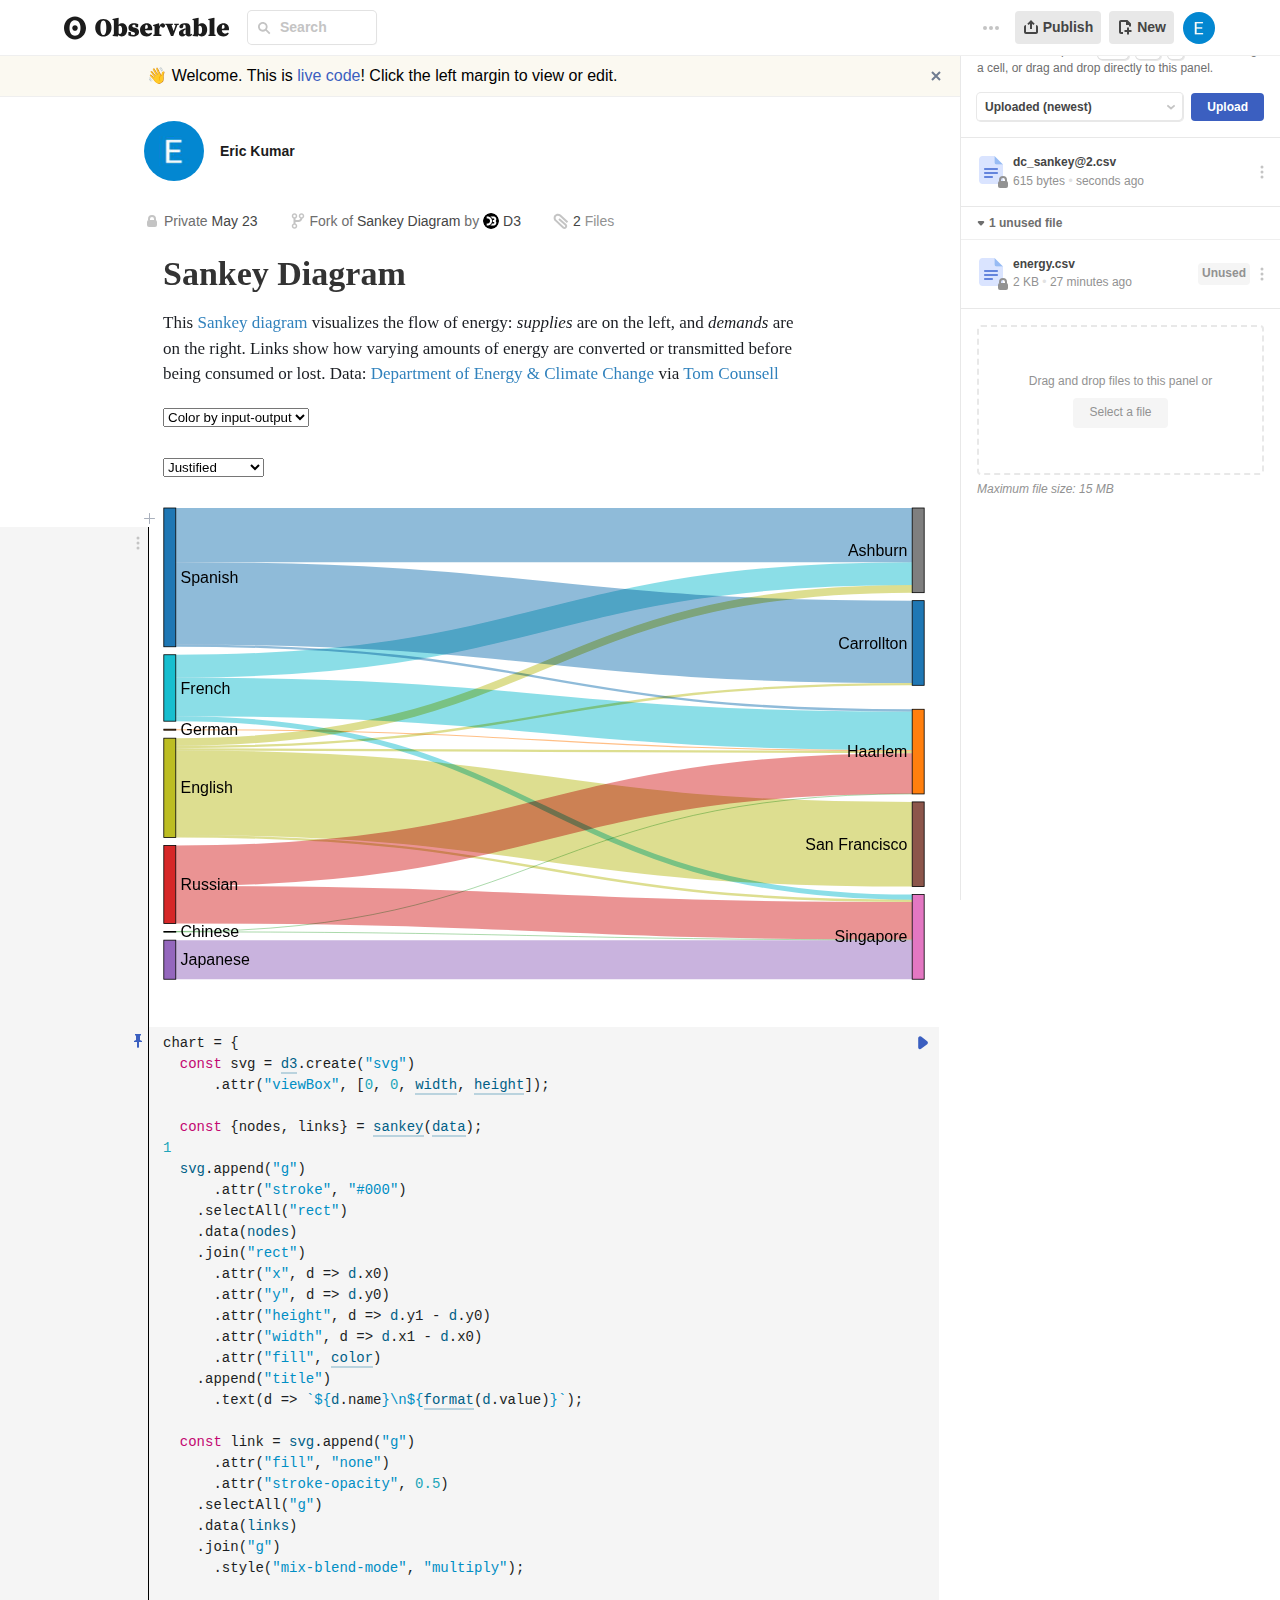
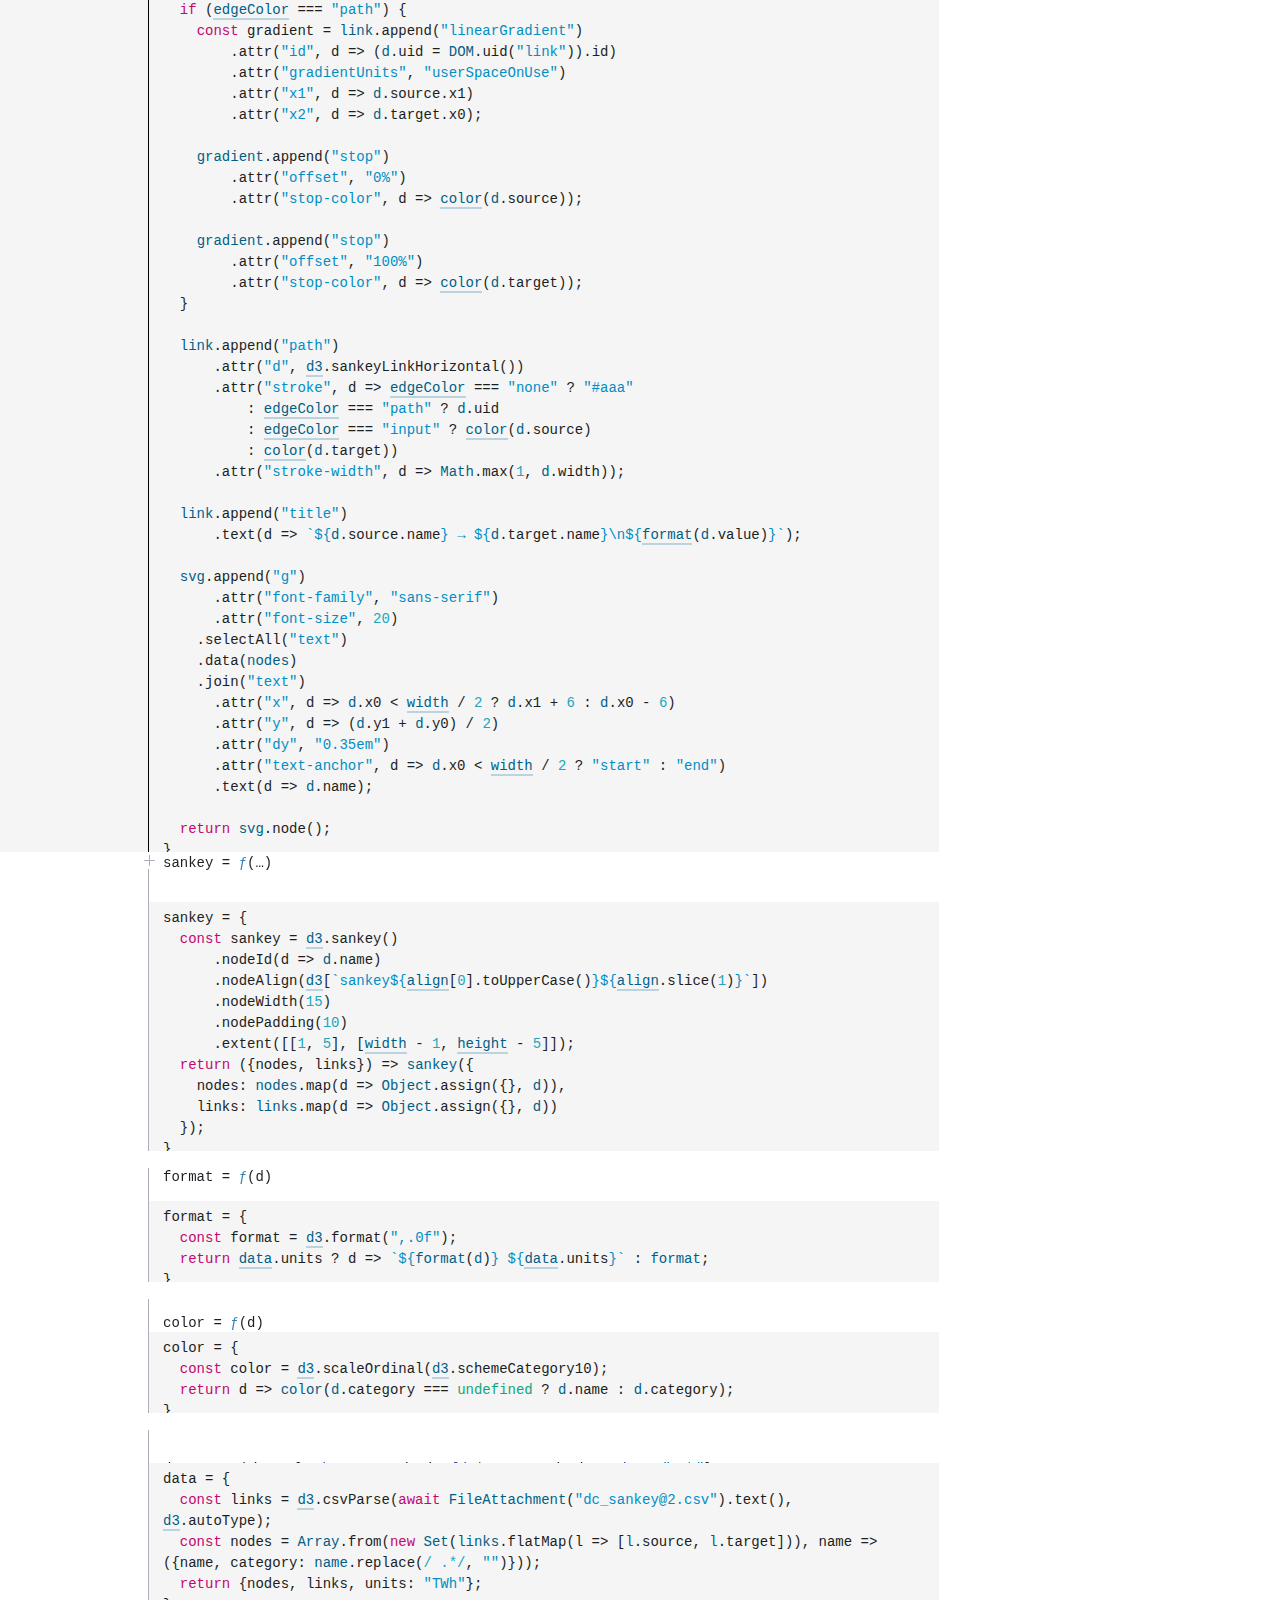
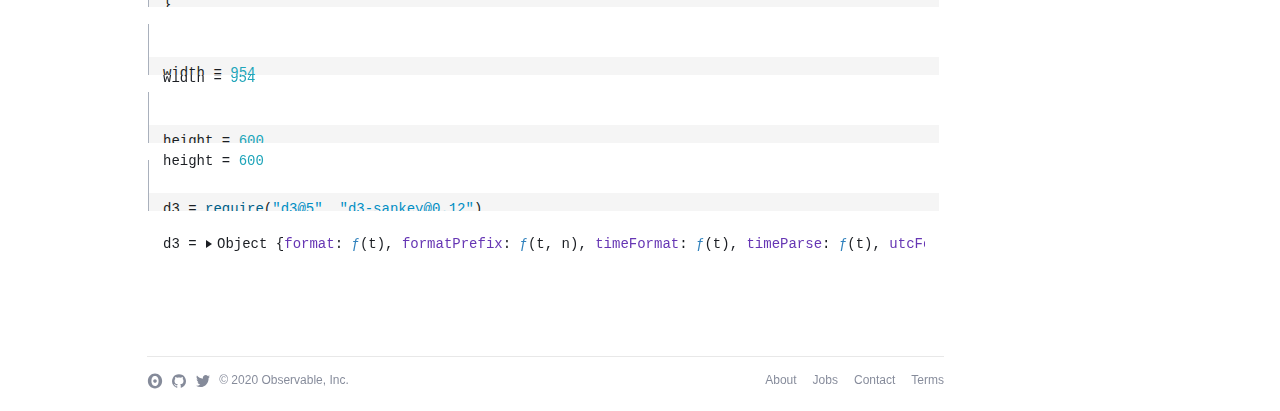
<file: embodied_cost_model/html/Sankey Diagram _ Eric Kumar _ Observable.html>
<!DOCTYPE html>
<!-- saved from url=(0043)https://observablehq.com/d/7267aaebed62d13e -->
<html lang="en"><head><meta http-equiv="Content-Type" content="text/html; charset=UTF-8">

<meta name="viewport" content="width=device-width, initial-scale=1, maximum-scale=1">
<meta name="google-site-verification" content="Cb1i2q7oVgeeYvCfXyzou6YrKo5cPOGleoeIojAGqLM">
<meta name="description" content="Discover insights faster and communicate more effectively with interactive notebooks for data analysis, visualization, and exploration.">
<meta name="twitter:card" content="summary">
<meta property="og:description" content="The magic notebook for visualization.">
<meta property="og:image" content="https://static.observablehq.com/summary.b695b7f2cd01db2f157a3d2dccaba70ff06af11bf98299ebebb188140ad2c17f.png">
<meta name="twitter:image:alt" content="Observable logo">
<link rel="preload" href="https://api.observablehq.com/user" crossorigin="use-credentials" as="fetch">
<title>Sankey Diagram / Eric Kumar / Observable</title>
<link rel="stylesheet" type="text/css" href="./Sankey Diagram _ Eric Kumar _ Observable_files/style.80158298a599d6346da897a204269236e84fdebc3b762e688865cdeb040fd677.css">
<link rel="apple-touch-icon" href="https://static.observablehq.com/favicon-512.e85350a27dfadeea7c7c78c797c24419525df5579de174d86d258c40ae57473a.png">
<link rel="icon" type="image/png" href="https://static.observablehq.com/favicon-512.e85350a27dfadeea7c7c78c797c24419525df5579de174d86d258c40ae57473a.png" sizes="512x512">
<link rel="search" type="application/opensearchdescription+xml" href="https://static.observablehq.com/opensearch.2f2ef9951b0f956fdefad21904e009bdc07d195eb7bd756829e83523fd64ea39.xml" title="Observable search">
</head>
<body class="relative sans-serif" data-react-helmet="class">
<div id="app"><div class="flex flex-column min-vh-100"><nav class="z-4 top-0 bb w-100 animate-all relative bg-white b--light-silver"><div class="w-100 mw-max-width ph4-l ph3 center flex justify-between items-center pv2" style="height: 55px;"><div class="flex flex-grow-1 items-center"><a class="flex no-underline items-center" href="https://observablehq.com/" style="line-height: 0;"><svg role="img" viewBox="0 0 25 28" width="25" height="28" aria-label="Observable" fill="currentColor" class="near-black" style="width: 22px;"><path d="M12.5 22.6667C11.3458 22.6667 10.3458 22.4153 9.5 21.9127C8.65721 21.412 7.98339 20.7027 7.55521 19.8654C7.09997 18.9942 6.76672 18.0729 6.56354 17.1239C6.34796 16.0947 6.24294 15.0483 6.25 14C6.25 13.1699 6.30417 12.3764 6.41354 11.6176C6.52188 10.8598 6.72292 10.0894 7.01563 9.30748C7.30833 8.52555 7.68542 7.84763 8.14479 7.27274C8.62304 6.68378 9.24141 6.20438 9.95208 5.87163C10.6979 5.51244 11.5458 5.33333 12.5 5.33333C13.6542 5.33333 14.6542 5.58467 15.5 6.08733C16.3428 6.588 17.0166 7.29733 17.4448 8.13459C17.8969 8.99644 18.2271 9.9103 18.4365 10.8761C18.6448 11.841 18.75 12.883 18.75 14C18.75 14.8301 18.6958 15.6236 18.5865 16.3824C18.4699 17.1702 18.2639 17.9446 17.9719 18.6925C17.6698 19.4744 17.2948 20.1524 16.8427 20.7273C16.3906 21.3021 15.7927 21.7692 15.0479 22.1284C14.3031 22.4876 13.4542 22.6667 12.5 22.6667ZM14.7063 16.2945C15.304 15.6944 15.6365 14.864 15.625 14C15.625 13.1073 15.326 12.3425 14.7292 11.7055C14.1313 11.0685 13.3885 10.75 12.5 10.75C11.6115 10.75 10.8688 11.0685 10.2708 11.7055C9.68532 12.3123 9.36198 13.1405 9.375 14C9.375 14.8927 9.67396 15.6575 10.2708 16.2945C10.8688 16.9315 11.6115 17.25 12.5 17.25C13.3885 17.25 14.124 16.9315 14.7063 16.2945ZM12.5 27C19.4031 27 25 21.1792 25 14C25 6.82075 19.4031 1 12.5 1C5.59687 1 0 6.82075 0 14C0 21.1792 5.59687 27 12.5 27Z" fill="currentColor"></path></svg><svg role="img" viewBox="0 0 138 35" width="138" height="35" aria-label="Observable" fill="currentColor" class="ml2 db-l dn near-black"><path d="M6.41587 17.7512C6.41587 18.8477 6.46648 19.8429 6.56769 20.737C6.68577 21.6141 6.86289 22.3648 7.09905 22.9889C7.33521 23.6131 7.63885 24.1023 8.00996 24.4565C8.38107 24.7939 8.83653 24.9626 9.37632 24.9626C9.91612 24.9626 10.3716 24.7939 10.7427 24.4565C11.1138 24.1023 11.4174 23.6131 11.6536 22.9889C11.8898 22.3648 12.0584 21.6141 12.1597 20.737C12.2777 19.8429 12.3368 18.8477 12.3368 17.7512C12.3368 16.6716 12.2777 15.6848 12.1597 14.7908C12.0584 13.8967 11.8898 13.1376 11.6536 12.5135C11.4174 11.8725 11.1138 11.3833 10.7427 11.0459C10.3716 10.6917 9.91612 10.5145 9.37632 10.5145C8.83653 10.5145 8.38107 10.6917 8.00996 11.0459C7.63885 11.3833 7.33521 11.8725 7.09905 12.5135C6.86289 13.1376 6.68577 13.8967 6.56769 14.7908C6.46648 15.6848 6.41587 16.6716 6.41587 17.7512ZM9.37632 8.99636C10.4391 8.99636 11.4596 9.17348 12.438 9.52773C13.4164 9.88197 14.2851 10.4218 15.0442 11.1471C15.8033 11.8725 16.4021 12.7834 16.8407 13.8798C17.2962 14.9763 17.5239 16.2668 17.5239 17.7512C17.5239 19.2357 17.2962 20.5261 16.8407 21.6226C16.4021 22.719 15.8033 23.6299 15.0442 24.3553C14.302 25.0807 13.4332 25.6205 12.438 25.9747C11.4596 26.3289 10.4391 26.5061 9.37632 26.5061C8.3136 26.5061 7.28461 26.3289 6.28935 25.9747C5.31097 25.6205 4.44223 25.0807 3.68314 24.3553C2.94092 23.6299 2.34208 22.719 1.88663 21.6226C1.44804 20.5261 1.22875 19.2357 1.22875 17.7512C1.22875 16.2668 1.44804 14.9763 1.88663 13.8798C2.34208 12.7834 2.94935 11.8725 3.70845 11.1471C4.46754 10.4218 5.33627 9.88197 6.31466 9.52773C7.29304 9.17348 8.3136 8.99636 9.37632 8.99636ZM18.6987 26.0253V24.7348L19.8373 24.4818C19.8542 23.8745 19.8627 23.2251 19.8627 22.5335C19.8627 21.8419 19.8627 21.2346 19.8627 20.7117V10.2109L18.4963 10.0338V8.89515L24.2654 7.75651L24.6955 8.03485L24.5943 11.552V14.7402C25.5896 13.7618 26.7872 13.2726 28.1873 13.2726C28.879 13.2726 29.5284 13.4075 30.1357 13.6774C30.743 13.9473 31.2743 14.3522 31.7298 14.892C32.1852 15.4318 32.5395 16.1065 32.7925 16.9162C33.0624 17.7259 33.1973 18.6706 33.1973 19.7502C33.1973 20.796 33.0371 21.7322 32.7166 22.5588C32.413 23.3685 32.0081 24.0601 31.502 24.6336C30.996 25.2072 30.414 25.6458 29.7561 25.9494C29.0983 26.253 28.4151 26.4048 27.7066 26.4048C26.9644 26.4048 26.3234 26.2783 25.7836 26.0253C25.2606 25.7891 24.7967 25.4433 24.3919 24.9879L23.8858 26.4048L18.6987 26.0253ZM25.8595 23.9758C26.5342 23.9758 27.074 23.6384 27.4789 22.9636C27.8837 22.272 28.0861 21.2009 28.0861 19.7502C28.0861 18.2994 27.8837 17.2789 27.4789 16.6885C27.074 16.0812 26.5342 15.7776 25.8595 15.7776C25.4546 15.7776 25.0582 15.9041 24.6702 16.1571V23.6215C25.0076 23.8577 25.404 23.9758 25.8595 23.9758ZM38.9676 26.4048C37.2133 26.4048 35.6614 25.9916 34.3119 25.165L34.4384 21.9262H36.741L37.1458 24.5577C37.4326 24.6758 37.7193 24.7686 38.0061 24.8361C38.3097 24.8867 38.6303 24.912 38.9676 24.912C39.6086 24.912 40.1063 24.8192 40.4605 24.6336C40.8147 24.4312 40.9919 24.0854 40.9919 23.5962C40.9919 23.2588 40.8569 22.9636 40.587 22.7106C40.334 22.4407 39.7858 22.1877 38.9423 21.9515L37.5 21.572C36.4879 21.3021 35.7204 20.8297 35.1975 20.155C34.6914 19.4803 34.4384 18.6453 34.4384 17.65C34.4384 17.0259 34.5565 16.4439 34.7926 15.9041C35.0457 15.3643 35.4083 14.9004 35.8807 14.5124C36.3698 14.1244 36.9603 13.8208 37.6519 13.6015C38.3604 13.3822 39.17 13.2726 40.081 13.2726C40.8569 13.2726 41.5738 13.3569 42.2317 13.5256C42.8896 13.6943 43.5728 13.9473 44.2813 14.2847L44.0788 17.1439H41.751L41.1943 14.892C41.0256 14.8582 40.84 14.8329 40.6376 14.8161C40.4521 14.7823 40.2243 14.7655 39.9544 14.7655C39.4653 14.7655 39.0604 14.8751 38.7399 15.0944C38.4194 15.2968 38.2591 15.6173 38.2591 16.0559C38.2591 16.1909 38.2844 16.3258 38.335 16.4608C38.3857 16.5788 38.4784 16.7054 38.6134 16.8403C38.7652 16.9584 38.9676 17.0849 39.2207 17.2198C39.4906 17.3379 39.8448 17.456 40.2834 17.5741L41.7004 17.9536C42.8812 18.2741 43.7246 18.7718 44.2307 19.4465C44.7536 20.1044 45.015 20.9394 45.015 21.9515C45.015 22.6937 44.8717 23.3432 44.5849 23.8998C44.2981 24.4565 43.8933 24.9204 43.3704 25.2915C42.8474 25.6626 42.2148 25.941 41.4726 26.1265C40.7304 26.3121 39.8954 26.4048 38.9676 26.4048ZM52.8309 13.2726C53.7418 13.2726 54.5347 13.416 55.2094 13.7027C55.8841 13.9895 56.4493 14.3859 56.9047 14.892C57.3602 15.398 57.6975 15.9884 57.9168 16.6632C58.153 17.3379 58.2711 18.0548 58.2711 18.8139C58.2711 19.0838 58.2626 19.32 58.2458 19.5224C58.2289 19.708 58.1952 19.9188 58.1446 20.155H51.1103C51.2453 21.4033 51.6079 22.3058 52.1983 22.8624C52.7887 23.4022 53.4635 23.6721 54.2226 23.6721C54.8636 23.6721 55.4118 23.5625 55.8673 23.3432C56.3396 23.107 56.7529 22.8203 57.1071 22.4829L58.0939 23.4444C57.5541 24.4734 56.8204 25.224 55.8926 25.6964C54.9648 26.1687 53.8683 26.4048 52.6032 26.4048C51.6585 26.4048 50.7814 26.2615 49.9717 25.9747C49.162 25.6711 48.4619 25.2409 47.8715 24.6842C47.298 24.1107 46.8425 23.4191 46.5052 22.6094C46.1847 21.7828 46.0244 20.8466 46.0244 19.8008C46.0244 18.7212 46.2184 17.7765 46.6064 16.9668C47.0112 16.1403 47.5341 15.4571 48.1752 14.9173C48.833 14.3606 49.5668 13.9473 50.3765 13.6774C51.1862 13.4075 52.0044 13.2726 52.8309 13.2726ZM52.5273 14.6389C52.3249 14.6389 52.1393 14.7064 51.9706 14.8414C51.8019 14.9594 51.6501 15.1787 51.5152 15.4992C51.3971 15.8197 51.2959 16.2415 51.2115 16.7644C51.144 17.2873 51.1019 17.9368 51.085 18.7127H52.2743C52.8815 18.7127 53.2864 18.5946 53.4888 18.3585C53.7081 18.1055 53.8177 17.6584 53.8177 17.0174C53.8177 16.1403 53.6828 15.5245 53.4129 15.1703C53.1599 14.8161 52.8647 14.6389 52.5273 14.6389ZM59.3178 26V24.7095L60.5323 24.4312C60.5492 23.8239 60.5576 23.1829 60.5576 22.5082C60.5576 21.8166 60.5576 21.2093 60.5576 20.6864V19.0923C60.5576 18.738 60.5576 18.4428 60.5576 18.2067C60.5576 17.9705 60.5492 17.7512 60.5323 17.5488C60.5323 17.3464 60.5239 17.1524 60.507 16.9668C60.507 16.7644 60.4986 16.5367 60.4817 16.2836L59.1154 16.0559V15.0185L64.7073 13.2726L65.1628 13.5509L65.3652 16.4608C65.7026 15.3812 66.1833 14.5799 66.8075 14.057C67.4485 13.534 68.0726 13.2726 68.6799 13.2726C69.304 13.2726 69.827 13.4581 70.2487 13.8292C70.6873 14.1835 70.9487 14.7486 71.0331 15.5245C70.9993 16.2162 70.7969 16.7475 70.4258 17.1186C70.0547 17.4897 69.6161 17.6753 69.1101 17.6753C68.6883 17.6753 68.3088 17.5657 67.9714 17.3464C67.6509 17.1271 67.322 16.7728 66.9846 16.2836L66.8581 16.1065C66.5544 16.4439 66.2508 16.8825 65.9472 17.4223C65.6604 17.9621 65.4664 18.5187 65.3652 19.0923V20.6864C65.3652 21.1756 65.3652 21.7491 65.3652 22.407C65.3652 23.0648 65.3736 23.689 65.3905 24.2794L67.3641 24.7095V26H59.3178ZM79.2548 26H76.9775L72.4736 15.1197L71.259 14.8667V13.6774H78.8752V14.8667L77.5342 15.1703L79.6343 20.9647L81.5827 15.145L80.191 14.8667V13.6774H84.948V14.8667L83.4298 15.1197L79.2548 26ZM90.6123 24.2035C90.9328 24.2035 91.287 24.0601 91.675 23.7733V19.573C91.422 19.6405 91.1774 19.7333 90.9412 19.8514C90.7557 19.9357 90.5701 20.0538 90.3846 20.2056C90.199 20.3406 90.0219 20.5092 89.8532 20.7117C89.6845 20.9141 89.5496 21.1587 89.4484 21.4455C89.3471 21.7154 89.2965 22.019 89.2965 22.3564C89.2965 22.9805 89.4231 23.4444 89.6761 23.748C89.9291 24.0517 90.2412 24.2035 90.6123 24.2035ZM94.7873 26.4048C93.9776 26.4048 93.3366 26.253 92.8643 25.9494C92.3919 25.6458 92.0461 25.1987 91.8268 24.6083C91.5738 24.8782 91.3292 25.1228 91.0931 25.3421C90.8738 25.5614 90.6207 25.7554 90.334 25.9241C90.0641 26.0759 89.7604 26.194 89.4231 26.2783C89.0857 26.3627 88.6893 26.4048 88.2338 26.4048C87.2217 26.4048 86.4204 26.1265 85.83 25.5698C85.2396 24.9963 84.9444 24.1866 84.9444 23.1408C84.9444 22.6516 85.0203 22.2045 85.1721 21.7997C85.324 21.378 85.5939 20.99 85.9818 20.6358C86.3867 20.2815 86.9181 19.9526 87.5759 19.6489C88.2507 19.3453 89.1026 19.0585 90.1315 18.7886C90.334 18.738 90.5701 18.679 90.84 18.6115C91.1099 18.544 91.3883 18.4681 91.675 18.3838V17.4729C91.675 16.9331 91.6497 16.4861 91.5991 16.1318C91.5485 15.7607 91.4473 15.4655 91.2955 15.2462C91.1605 15.0269 90.9665 14.8751 90.7135 14.7908C90.4773 14.6895 90.1568 14.6389 89.752 14.6389H89.3724V15.4992C89.3724 16.5282 89.1616 17.262 88.7399 17.7006C88.3182 18.1223 87.8374 18.3332 87.2976 18.3332C86.2686 18.3332 85.6276 17.8777 85.3746 16.9668C85.3746 15.8704 85.8891 14.9847 86.9181 14.31C87.9639 13.6184 89.5074 13.2726 91.5485 13.2726C92.4257 13.2726 93.1679 13.3654 93.7752 13.5509C94.3825 13.7365 94.8716 14.0317 95.2428 14.4365C95.6307 14.8245 95.9091 15.3306 96.0778 15.9547C96.2464 16.5788 96.3308 17.3211 96.3308 18.1814V23.9758C96.3308 24.2625 96.4742 24.4059 96.7609 24.4059C96.8621 24.4059 96.9634 24.3722 97.0646 24.3047C97.1658 24.2372 97.2923 24.0854 97.4441 23.8492L98.1779 24.2541C97.8743 25.0301 97.461 25.5867 96.9381 25.9241C96.4151 26.2446 95.6982 26.4048 94.7873 26.4048ZM98.6849 26.0253V24.7348L99.8236 24.4818C99.8405 23.8745 99.8489 23.2251 99.8489 22.5335C99.8489 21.8419 99.8489 21.2346 99.8489 20.7117V10.2109L98.4825 10.0338V8.89515L104.252 7.75651L104.682 8.03485L104.581 11.552V14.7402C105.576 13.7618 106.773 13.2726 108.174 13.2726C108.865 13.2726 109.515 13.4075 110.122 13.6774C110.729 13.9473 111.261 14.3522 111.716 14.892C112.171 15.4318 112.526 16.1065 112.779 16.9162C113.049 17.7259 113.184 18.6706 113.184 19.7502C113.184 20.796 113.023 21.7322 112.703 22.5588C112.399 23.3685 111.994 24.0601 111.488 24.6336C110.982 25.2072 110.4 25.6458 109.742 25.9494C109.084 26.253 108.401 26.4048 107.693 26.4048C106.951 26.4048 106.31 26.2783 105.77 26.0253C105.247 25.7891 104.783 25.4433 104.378 24.9879L103.872 26.4048L98.6849 26.0253ZM105.846 23.9758C106.52 23.9758 107.06 23.6384 107.465 22.9636C107.87 22.272 108.072 21.2009 108.072 19.7502C108.072 18.2994 107.87 17.2789 107.465 16.6885C107.06 16.0812 106.52 15.7776 105.846 15.7776C105.441 15.7776 105.044 15.9041 104.656 16.1571V23.6215C104.994 23.8577 105.39 23.9758 105.846 23.9758ZM114.248 8.89515L120.093 7.75651L120.523 8.03485L120.421 11.552V20.6864C120.421 21.3274 120.421 21.9599 120.421 22.5841C120.438 23.2082 120.455 23.8408 120.472 24.4818L121.611 24.7095V26H114.425V24.7095L115.563 24.4565C115.58 23.8155 115.589 23.1914 115.589 22.5841C115.605 21.9599 115.614 21.3274 115.614 20.6864V10.2868L114.248 10.0338V8.89515ZM129.555 13.2726C130.466 13.2726 131.259 13.416 131.934 13.7027C132.609 13.9895 133.174 14.3859 133.629 14.892C134.085 15.398 134.422 15.9884 134.641 16.6632C134.878 17.3379 134.996 18.0548 134.996 18.8139C134.996 19.0838 134.987 19.32 134.97 19.5224C134.953 19.708 134.92 19.9188 134.869 20.155H127.835C127.97 21.4033 128.332 22.3058 128.923 22.8624C129.513 23.4022 130.188 23.6721 130.947 23.6721C131.588 23.6721 132.136 23.5625 132.592 23.3432C133.064 23.107 133.477 22.8203 133.832 22.4829L134.818 23.4444C134.279 24.4734 133.545 25.224 132.617 25.6964C131.689 26.1687 130.593 26.4048 129.328 26.4048C128.383 26.4048 127.506 26.2615 126.696 25.9747C125.886 25.6711 125.186 25.2409 124.596 24.6842C124.023 24.1107 123.567 23.4191 123.23 22.6094C122.909 21.7828 122.749 20.8466 122.749 19.8008C122.749 18.7212 122.943 17.7765 123.331 16.9668C123.736 16.1403 124.259 15.4571 124.9 14.9173C125.558 14.3606 126.291 13.9473 127.101 13.6774C127.911 13.4075 128.729 13.2726 129.555 13.2726ZM129.252 14.6389C129.049 14.6389 128.864 14.7064 128.695 14.8414C128.526 14.9594 128.375 15.1787 128.24 15.4992C128.122 15.8197 128.02 16.2415 127.936 16.7644C127.869 17.2873 127.826 17.9368 127.81 18.7127H128.999C129.606 18.7127 130.011 18.5946 130.213 18.3585C130.433 18.1055 130.542 17.6584 130.542 17.0174C130.542 16.1403 130.407 15.5245 130.137 15.1703C129.884 14.8161 129.589 14.6389 129.252 14.6389Z"></path></svg></a><div role="combobox" aria-haspopup="listbox" aria-owns="react-autowhatever-1" aria-expanded="false" class="relative flex-grow-1 sans-serif mw-search"><div class="flex relative items-center"><svg width="16" height="16" viewBox="0 0 16 16" fill="none" class="absolute pa2 ml3 top pen moon-gray"><path fill-rule="evenodd" clip-rule="evenodd" fill="currentColor" d="M6.81322 3.78267C5.13949 3.78267 3.78267 5.13949 3.78267 6.81322C3.78267 8.48694 5.13949 9.84376 6.81322 9.84376C8.48694 9.84376 9.84376 8.48694 9.84376 6.81322C9.84376 5.13949 8.48694 3.78267 6.81322 3.78267ZM2 6.81322C2 4.15495 4.15495 2 6.81322 2C9.47148 2 11.6264 4.15495 11.6264 6.81322C11.6264 7.83858 11.3058 8.78906 10.7593 9.56987L10.8547 9.47456L14.42 13.0399L13.1595 14.3004L9.59831 10.7393C8.81219 11.298 7.85106 11.6264 6.81322 11.6264C4.15495 11.6264 2 9.47148 2 6.81322Z"></path></svg><input type="text" autocomplete="off" aria-autocomplete="list" aria-controls="react-autowhatever-1" required="" aria-label="Search" placeholder="Search" maxlength="256" class="pl4 pr2 pv2 ml3 f6 fw6 ba br2 input-reset form-default-clear blue-ring-focus outline-0 truncate search form-custom-input" value="" aria-activedescendant="react-autowhatever-1--item-0"></div><div id="react-autowhatever-1" role="listbox" class="dn absolute z-max left-0 w-100"><div class="ml3 bg-white ba b--silver br2 br1 shadow-4 overflow-hidden" style="margin-top: 4px;"></div></div></div></div><div class="flex flex-shrink-0 items-center ml3 sans-serif"><div class="dn flex-640 items-center"></div><div class="relative"><button aria-label="Notebook actions" class="pointer flex fw6 moon-gray hover-mid-gray hover-bg-near-white bg-transparent mr2 br2 pv2 ph2 bn f6 tooltipped tooltipped-s"><svg viewBox="0 0 16 16" fill="currentColor" stroke="none" stroke-width="1.5" stroke-linecap="round" stroke-linejoin="round" width="16" height="16"><circle r="2" cy="8" cx="2"></circle><circle r="2" cy="8" cx="8"></circle><circle r="2" cy="8" cx="14"></circle></svg></button></div><div class="inline-flex items-center"><button title="" class="bn bg-animate br2 pv2 ph2 f6 inline-flex fw6 mr2 dark-gray hover-near-black bg-silver hover-bg-light-silver pointer"><svg width="16" height="16" viewBox="0 0 16 16" fill="none" class="w1 h1 mr1"><path fill-rule="evenodd" clip-rule="evenodd" d="M4.29289 4.70711L7.29289 1.70711L8 1L8.70711 1.70711L11.7071 4.70711L10.2929 6.12132L9 4.82843V10H7V4.82843L5.70711 6.12132L4.29289 4.70711ZM3 15C1.89543 15 1 14.1046 1 13V8C1 6.89543 1.89543 6 3 6V8V13H13V8V6C14.1046 6 15 6.89543 15 8V13C15 14.1046 14.1046 15 13 15H3Z" fill="currentColor"></path></svg><span class="db">Publish</span></button></div><a class="no-underline pointer inline-flex fw6 dark-gray hover-near-black bg-silver hover-bg-light-silver br2 pa2 bn f6 bg-animate" href="https://observablehq.com/new"><svg width="16" height="16" viewBox="0 0 16 16" fill="none" class="mr1-ns"><path fill-rule="evenodd" clip-rule="evenodd" d="M4 13H6V15H4C2.89543 15 2 14.1046 2 13V3C2 1.89543 2.89543 1 4 1H10H10.4142L10.7071 1.29289L13.7071 4.29289L14 4.58579V5V7.5H12V6L10 6H9V5L9 3L4 3L4 13ZM10 11V8.5H12V11H14.5V13H12V15.5H10V13H7.5V11H10Z" fill="currentColor"></path></svg><span class="db-ns dn">New</span></a><div class="flex ml2 items-center"><section class="dib relative" aria-haspopup="true" style="line-height: 0;"><button class="inline-flex pa0 bg-transparent br-pill bn focus-outer-ring"><img alt="@erocksta" src="./Sankey Diagram _ Eric Kumar _ Observable_files/a529a2101032519f589e838f774549f663810576fedadfbb65a5c38844e5d266" title="Account and settings…" class="dib ba br-100 pointer b--white" style="width: 32px; height: 32px; max-width: none; flex-shrink: 0;"></button></section></div></div></div></nav><main class="relative" style="flex: 1 1 0%; z-index: 0;"><div class="z-4 relative" style="width: calc(100% - 320px); height: 41px;"><div class="ph3 pv2 bg-washed-yellow bb b--light-silver"><div class="flex center justify-between items-center lh-copy" style="padding-left: calc((100vw - 63.6rem) / 2); padding-right: calc(((100vw - 63.6rem) / 2) - 320px);"><span class="">👋 Welcome. This is <a class="no-underline blue hover-dark-blue" href="https://observablehq.com/@observablehq/a-taste-of-observable">live code</a>! Click the left margin to view or edit.</span><button aria-label="Close welcome message" class="inline-flex pa0 black-50 hover-black bg-transparent bn pointer"><svg width="10" height="16" viewBox="0 0 10 16" fill="none" class="w1 h1"><path d="M0.999992 4L4.99999 8M8.99999 12L4.99999 8M4.99999 8L8.99999 4M4.99999 8L1.00001 12" stroke="currentColor" stroke-width="2"></path></svg></button></div></div></div><div class="absolute z-3" style="right: 0px; top: 41px; bottom: 0px; pointer-events: none; max-width: 198px;"><div class="flex flex-column items-end sticky overflow-hidden pointer" style="top: 0px; padding: 6px 0px; max-height: calc(100vh - 60px); pointer-events: none;"><div class="flex flex-shrink-0 items-center justify-end minimap-cell-row pointer mw-100" style="height: 12px; pointer-events: auto;"><div class="minimap-name f7 lh-f7 fw5 truncate code tr pl1 pr1 bg-white minimap-deemphasized dn" style="line-height: 15px;"></div><div class="dib relative flex-shrink-0 minimap-cell" style="width: 48px; height: 12px;"><div class="relative animate-left" style="top: 6px; left: 20px; pointer-events: none;"><div class="absolute br-100 minimap-cell-bg minimap-deemphasized" style="top: -1px; left: -1px; height: 2px; width: 2px; padding: 1px;"><div class="w-100 bg-white br-100 h-100 minimap-cell-highlight"></div></div></div></div></div><div class="flex flex-shrink-0 items-center justify-end minimap-cell-row pointer mw-100" style="height: 16px; pointer-events: auto;"><div class="minimap-name f7 lh-f7 fw5 truncate code tr pl1 pr1 bg-white minimap-direct dib" style="line-height: 15px;">edgeColor</div><div class="dib relative flex-shrink-0 minimap-cell" style="width: 48px; height: 16px;"><div class="relative animate-left" style="top: 8px; left: 6px; pointer-events: none;"><div class="absolute br-100 minimap-cell-bg minimap-direct" style="top: -3px; left: -3px; height: 6px; width: 6px; padding: 1px;"><div class="w-100 bg-white br-100 h-100 minimap-cell-highlight"></div></div><svg class="absolute z-0 minimap-cell-wires" width="11" height="32" style="left: 0px; overflow: visible; pointer-events: none;"><path d="M 3 0 H 7 V 32 H 11" stroke-width="1" stroke="currentColor" stroke-linejoin="round" fill="none"></path></svg></div></div></div><div class="flex flex-shrink-0 items-center justify-end minimap-cell-row pointer mw-100" style="height: 16px; pointer-events: auto;"><div class="minimap-name f7 lh-f7 fw5 truncate code tr pl1 pr1 bg-white minimap-default dn" style="line-height: 15px;">align</div><div class="dib relative flex-shrink-0 minimap-cell" style="width: 48px; height: 16px;"><div class="relative animate-left" style="top: 8px; left: 6px; pointer-events: none;"><div class="absolute br-100 minimap-cell-bg minimap-default" style="top: -3px; left: -3px; height: 6px; width: 6px; padding: 1px;"><div class="w-100 bg-white br-100 h-100 minimap-cell-highlight"></div></div></div></div></div><div class="flex flex-shrink-0 items-center justify-end minimap-cell-row pointer mw-100" style="height: 16px; pointer-events: auto;"><div class="minimap-name f7 lh-f7 fw5 truncate code tr pl1 pr1 bg-white minimap-focused dib" style="line-height: 15px;">chart</div><div class="dib relative flex-shrink-0 minimap-cell" style="width: 48px; height: 16px;"><div class="relative animate-left" style="top: 8px; left: 20px; pointer-events: none;"><div class="absolute br-100 minimap-cell-bg minimap-focused" style="top: -3px; left: -3px; height: 6px; width: 6px; padding: 1px; box-shadow: 0px 0px 0px 3px var(--light-gray);"><div class="w-100 bg-white br-100 h-100 minimap-cell-highlight"></div></div></div></div></div><div class="flex flex-shrink-0 items-center justify-end minimap-cell-row pointer mw-100" style="height: 16px; pointer-events: auto;"><div class="minimap-name f7 lh-f7 fw5 truncate code tr pl1 pr1 bg-white minimap-direct dib" style="line-height: 15px;">sankey</div><div class="dib relative flex-shrink-0 minimap-cell" style="width: 48px; height: 16px;"><div class="relative animate-left" style="top: 8px; left: 6px; pointer-events: none;"><div class="absolute br-100 minimap-cell-bg minimap-direct" style="top: -3px; left: -3px; height: 6px; width: 6px; padding: 1px;"><div class="w-100 bg-white br-100 h-100 minimap-cell-highlight"></div></div><svg class="absolute z-0 minimap-cell-wires" width="11" height="16" style="left: 0px; overflow: visible; pointer-events: none;"><path d="M 3 0 H 7 V -16 H 11" stroke-width="1" stroke="currentColor" stroke-linejoin="round" fill="none"></path></svg></div></div></div><div class="flex flex-shrink-0 items-center justify-end minimap-cell-row pointer mw-100" style="height: 16px; pointer-events: auto;"><div class="minimap-name f7 lh-f7 fw5 truncate code tr pl1 pr1 bg-white minimap-direct dib" style="line-height: 15px;">format</div><div class="dib relative flex-shrink-0 minimap-cell" style="width: 48px; height: 16px;"><div class="relative animate-left" style="top: 8px; left: 6px; pointer-events: none;"><div class="absolute br-100 minimap-cell-bg minimap-direct" style="top: -3px; left: -3px; height: 6px; width: 6px; padding: 1px;"><div class="w-100 bg-white br-100 h-100 minimap-cell-highlight"></div></div><svg class="absolute z-0 minimap-cell-wires" width="11" height="32" style="left: 0px; overflow: visible; pointer-events: none;"><path d="M 3 0 H 7 V -32 H 11" stroke-width="1" stroke="currentColor" stroke-linejoin="round" fill="none"></path></svg></div></div></div><div class="flex flex-shrink-0 items-center justify-end minimap-cell-row pointer mw-100" style="height: 16px; pointer-events: auto;"><div class="minimap-name f7 lh-f7 fw5 truncate code tr pl1 pr1 bg-white minimap-direct dib" style="line-height: 15px;">color</div><div class="dib relative flex-shrink-0 minimap-cell" style="width: 48px; height: 16px;"><div class="relative animate-left" style="top: 8px; left: 6px; pointer-events: none;"><div class="absolute br-100 minimap-cell-bg minimap-direct" style="top: -3px; left: -3px; height: 6px; width: 6px; padding: 1px;"><div class="w-100 bg-white br-100 h-100 minimap-cell-highlight"></div></div><svg class="absolute z-0 minimap-cell-wires" width="11" height="48" style="left: 0px; overflow: visible; pointer-events: none;"><path d="M 3 0 H 7 V -48 H 11" stroke-width="1" stroke="currentColor" stroke-linejoin="round" fill="none"></path></svg></div></div></div><div class="flex flex-shrink-0 items-center justify-end minimap-cell-row pointer mw-100" style="height: 16px; pointer-events: auto;"><div class="minimap-name f7 lh-f7 fw5 truncate code tr pl1 pr1 bg-white minimap-direct dib" style="line-height: 15px;">data</div><div class="dib relative flex-shrink-0 minimap-cell" style="width: 48px; height: 16px;"><div class="relative animate-left" style="top: 8px; left: 6px; pointer-events: none;"><div class="absolute br-100 minimap-cell-bg minimap-direct" style="top: -3px; left: -3px; height: 6px; width: 6px; padding: 1px;"><div class="w-100 bg-white br-100 h-100 minimap-cell-highlight"></div></div><svg class="absolute z-0 minimap-cell-wires" width="11" height="64" style="left: 0px; overflow: visible; pointer-events: none;"><path d="M 3 0 H 7 V -64 H 11" stroke-width="1" stroke="currentColor" stroke-linejoin="round" fill="none"></path></svg></div></div></div><div class="flex flex-shrink-0 items-center justify-end minimap-cell-row pointer mw-100" style="height: 16px; pointer-events: auto;"><div class="minimap-name f7 lh-f7 fw5 truncate code tr pl1 pr1 bg-white minimap-direct dib" style="line-height: 15px;">width</div><div class="dib relative flex-shrink-0 minimap-cell" style="width: 48px; height: 16px;"><div class="relative animate-left" style="top: 8px; left: 6px; pointer-events: none;"><div class="absolute br-100 minimap-cell-bg minimap-direct" style="top: -3px; left: -3px; height: 6px; width: 6px; padding: 1px;"><div class="w-100 bg-white br-100 h-100 minimap-cell-highlight"></div></div><svg class="absolute z-0 minimap-cell-wires" width="11" height="80" style="left: 0px; overflow: visible; pointer-events: none;"><path d="M 3 0 H 7 V -80 H 11" stroke-width="1" stroke="currentColor" stroke-linejoin="round" fill="none"></path></svg></div></div></div><div class="flex flex-shrink-0 items-center justify-end minimap-cell-row pointer mw-100" style="height: 16px; pointer-events: auto;"><div class="minimap-name f7 lh-f7 fw5 truncate code tr pl1 pr1 bg-white minimap-direct dib" style="line-height: 15px;">height</div><div class="dib relative flex-shrink-0 minimap-cell" style="width: 48px; height: 16px;"><div class="relative animate-left" style="top: 8px; left: 6px; pointer-events: none;"><div class="absolute br-100 minimap-cell-bg minimap-direct" style="top: -3px; left: -3px; height: 6px; width: 6px; padding: 1px;"><div class="w-100 bg-white br-100 h-100 minimap-cell-highlight"></div></div><svg class="absolute z-0 minimap-cell-wires" width="11" height="96" style="left: 0px; overflow: visible; pointer-events: none;"><path d="M 3 0 H 7 V -96 H 11" stroke-width="1" stroke="currentColor" stroke-linejoin="round" fill="none"></path></svg></div></div></div><div class="flex flex-shrink-0 items-center justify-end minimap-cell-row pointer mw-100" style="height: 16px; pointer-events: auto;"><div class="minimap-name f7 lh-f7 fw5 truncate code tr pl1 pr1 bg-white minimap-direct dib" style="line-height: 15px;">d3</div><div class="dib relative flex-shrink-0 minimap-cell" style="width: 48px; height: 16px;"><div class="relative animate-left" style="top: 8px; left: 6px; pointer-events: none;"><div class="absolute br-100 minimap-cell-bg minimap-direct" style="top: -3px; left: -3px; height: 6px; width: 6px; padding: 1px;"><div class="w-100 bg-white br-100 h-100 minimap-cell-highlight"></div></div><svg class="absolute z-0 minimap-cell-wires" width="11" height="112" style="left: 0px; overflow: visible; pointer-events: none;"><path d="M 3 0 H 7 V -112 H 11" stroke-width="1" stroke="currentColor" stroke-linejoin="round" fill="none"></path></svg></div></div></div></div></div><div class="flex w-100 mw8 center mt4"><div class="" style="width: calc((100% + ((100vw - 100%) / 2)) - 320px);"><div class="ph3 nt2"><div class="flex justify-between"><div class="flex measure-wide-ns items-center items-top mw-100"><a class="inline-flex" href="https://observablehq.com/@erocksta"><img alt="@erocksta" src="./Sankey Diagram _ Eric Kumar _ Observable_files/a529a2101032519f589e838f774549f663810576fedadfbb65a5c38844e5d266" class="br-100 mw-none" style="width: 60px; height: 60px; max-width: none; flex-shrink: 0;"></a><div class="w-100 pl3-ns pl2 f6 lh-f6"><div class="flex items-center"><a class="inline-flex items-center fw6 no-underline near-black hover-blue flex-shrink-0 mw-100" href="https://observablehq.com/@erocksta"><span>Eric Kumar</span></a></div><div class="f6 lh-f6 mid-gray"></div></div></div><div><div class="flex mt2 ml2 f6 items-center justify-end"></div></div></div><div class="flex mt4-ns mt3 f6 mid-gray flex-column flex-row-ns flex-wrap-ns items-start lh-f7"><div class="mb2 mr4 nowrap"><div class="flex items-center"><div class="flex items-center" title="This notebook is only visible to you."><svg width="16" height="16" fill="none" class="mr1 moon-gray"><g transform="translate(3, 2)"><rect x="0" y="5" width="10" height="7" rx="2" fill="currentColor"></rect><path d="M8 6.5V4c0-4-6-4-6 0v1.5" stroke="currentColor" stroke-width="2"></path></g></svg>Private</div><div class="ml1 dark-gray" title="5/23/2020, 9:27:04 PM"> May 23</div></div></div><div class="mb2 nowrap mw-100"><div class="flex mr4 f6 items-center"><svg width="16" height="16" viewBox="0 0 16 16" fill="none" class="mr1 moon-gray" style="flex-shrink: 0;"><path fill-rule="evenodd" clip-rule="evenodd" d="M4.5 1.75C3.80964 1.75 3.25 2.30964 3.25 3C3.25 3.69036 3.80964 4.25 4.5 4.25C5.19036 4.25 5.75 3.69036 5.75 3C5.75 2.30964 5.19036 1.75 4.5 1.75ZM1.75 3C1.75 1.48122 2.98122 0.25 4.5 0.25C6.01878 0.25 7.25 1.48122 7.25 3C7.25 4.16599 6.52434 5.1625 5.5 5.56253V7H8.5C9.4199 7 10.1947 6.37895 10.4281 5.53327C9.44188 5.11546 8.75 4.13853 8.75 3C8.75 1.48122 9.98122 0.25 11.5 0.25C13.0188 0.25 14.25 1.48122 14.25 3C14.25 4.18168 13.5047 5.18928 12.4585 5.57835C12.1782 7.51343 10.5127 9 8.5 9H5.5V10.4375C6.52434 10.8375 7.25 11.834 7.25 13C7.25 14.5188 6.01878 15.75 4.5 15.75C2.98122 15.75 1.75 14.5188 1.75 13C1.75 11.834 2.47566 10.8375 3.5 10.4375L3.5 9V7V5.56253C2.47566 5.1625 1.75 4.16599 1.75 3ZM4.5 11.75C3.80964 11.75 3.25 12.3096 3.25 13C3.25 13.6904 3.80964 14.25 4.5 14.25C5.19036 14.25 5.75 13.6904 5.75 13C5.75 12.3096 5.19036 11.75 4.5 11.75ZM10.25 3C10.25 2.30964 10.8096 1.75 11.5 1.75C12.1904 1.75 12.75 2.30964 12.75 3C12.75 3.69036 12.1904 4.25 11.5 4.25C10.8096 4.25 10.25 3.69036 10.25 3Z" fill="currentColor"></path></svg><div class="truncate mid-gray">Fork of <a class="no-underline dark-gray hover-blue" href="https://observablehq.com/@d3/sankey-diagram">Sankey Diagram</a> by <a class="no-underline dark-gray hover-blue" href="https://observablehq.com/@d3"><img alt="@d3" src="./Sankey Diagram _ Eric Kumar _ Observable_files/c29cf4d85eece3bf402bbaffe1e260c6e5881a490c99c6a1e52a8a2f3f6fb10e" class="w1 h1 mr1 br-100" style="width: 16px; height: 16px; max-width: none; flex-shrink: 0; vertical-align: text-bottom;">D3</a></div></div></div><div class="h1 mb2 nowrap"><div class="inline-flex relative mr4 f6 dark-gray hover-blue items-center pointer" aria-label="Hide file attachments"><span class="inline-flex f6 items-center"><svg width="16" height="16" viewBox="0 0 16 16" fill="none" stroke-width="2" class="mr1 moon-gray"><path d="M7.19855 2.52175L7.88131 1.79111L7.19855 2.52175ZM12.6 11.7764L13.2581 11.0234L12.6 11.7764ZM5.34191 6.76078L11.9419 12.5293L13.2581 11.0234L6.65809 5.2549L5.34191 6.76078ZM10.8958 13.6864L3.35462 6.63385L1.98852 8.09459L9.52965 15.1472L10.8958 13.6864ZM6.51578 3.25238L13.8172 10.0755L15.1828 8.61419L7.88131 1.79111L6.51578 3.25238ZM3.08395 3.55474C3.91017 2.45311 5.50967 2.31219 6.51578 3.25238L7.88131 1.79111C6.0058 0.0384695 3.02413 0.301162 1.48395 2.35474L3.08395 3.55474ZM3.35462 6.63385C2.49183 5.82695 2.37516 4.49978 3.08395 3.55474L1.48395 2.35474C0.162683 4.11642 0.380169 6.59044 1.98852 8.09459L3.35462 6.63385ZM11.993 13.6551C11.6977 13.9647 11.2082 13.9786 10.8958 13.6864L9.52965 15.1472C10.6432 16.1886 12.3878 16.1388 13.4402 15.0356L11.993 13.6551ZM11.9419 12.5293C12.2764 12.8216 12.2996 13.3337 11.993 13.6551L13.4402 15.0356C14.5328 13.8903 14.4499 12.0651 13.2581 11.0234L11.9419 12.5293Z" fill="currentColor"></path></svg>2<span class="gray">&nbsp;Files</span></span></div></div><div style="flex-grow: 1;"></div><div class="h1 f7 fw5"></div></div></div><div class="relative mh0-ns mb5 nl3" style="margin-left: 21px; margin-right: 21px;"><div tabindex="-1" class="relative outline-0"><iframe class="absolute bn " scrolling="no" sandbox="allow-same-origin allow-scripts allow-downloads allow-popups allow-forms allow-popups-to-escape-sandbox allow-top-navigation-by-user-activation" allow="geolocation; microphone; camera; midi; encrypted-media; autoplay; accelerometer; magnetometer; gyroscope; vr" allowfullscreen="" src="./Sankey Diagram _ Eric Kumar _ Observable_files/worker.8c9b9e76cacd7788bef45951d46d997f4f618463bd9d9edfd101a50405b3986a.html" style="height: 3311px; min-width: 100%; width: 0px;"></iframe><div class="absolute h-100" style="width: 50vw; left: -50vw;"></div><div class="dib relative w-100 code f6 black lh-copy pen"><div data-node-id="0" class="relative" style="margin-top: 17px; margin-bottom: 17px; padding-top: 156px;"><div class="bg-light-blue drag-marker-before"></div><div class="bg-light-blue drag-marker-after"></div><div title="Edit cell" class="absolute pointer pea tr top-0 br hide-child
          bg-white hover-bg-near-white hover-black  black-30 b--white" role="button" tabindex="0" style="height: 100%; padding: 6px 0.25rem; left: -50vw; width: 50vw;"><div class="dib absolute right-0"><button type="button" title="" aria-label="Click for cell actions
Drag to move cell" class="hover-mid-gray moon-gray br2 bn no-wrap hover-bg-near-white bg-transparent tooltipped tooltipped-e dn" style="padding: 9px 6px 10px; margin-top: -6px; cursor: grab;"><svg viewBox="0 0 8 14" fill="currentColor" stroke="none" stroke-width="1.5" stroke-linecap="round" stroke-linejoin="round" width="8" height="14"><circle r="1.5" cx="4" cy="2"></circle><circle r="1.5" cx="4" cy="7"></circle><circle r="1.5" cx="4" cy="12"></circle></svg></button></div></div></div><div id="edgeColor" data-node-id="160" class="relative" style="margin-top: 17px; margin-bottom: 17px; padding-top: 33px;"><div class="bg-light-blue drag-marker-before"></div><div class="bg-light-blue drag-marker-after"></div><div title="Edit cell" class="absolute pointer pea tr top-0 br hide-child
          bg-white hover-bg-near-white hover-black  black-30 b--white" role="button" tabindex="0" style="height: 100%; padding: 6px 0.25rem; left: -50vw; width: 50vw;"><div class="dib absolute right-0"><button type="button" title="" aria-label="Click for cell actions
Drag to move cell" class="hover-mid-gray moon-gray br2 bn no-wrap hover-bg-near-white bg-transparent tooltipped tooltipped-e dn" style="padding: 9px 6px 10px; margin-top: -6px; cursor: grab;"><svg viewBox="0 0 8 14" fill="currentColor" stroke="none" stroke-width="1.5" stroke-linecap="round" stroke-linejoin="round" width="8" height="14"><circle r="1.5" cx="4" cy="2"></circle><circle r="1.5" cx="4" cy="7"></circle><circle r="1.5" cx="4" cy="12"></circle></svg></button></div></div></div><div id="align" data-node-id="181" class="relative" style="margin-top: 17px; margin-bottom: 17px; padding-top: 33px;"><div class="bg-light-blue drag-marker-before"></div><div class="bg-light-blue drag-marker-after"></div><div title="Edit cell" class="absolute pointer pea tr top-0 br hide-child
          bg-white hover-bg-near-white hover-black  black-30 b--white" role="button" tabindex="0" style="height: 100%; padding: 6px 0.25rem; left: -50vw; width: 50vw;"><div class="dib absolute right-0"><button type="button" title="" aria-label="Click for cell actions
Drag to move cell" class="hover-mid-gray moon-gray br2 bn no-wrap hover-bg-near-white bg-transparent tooltipped tooltipped-e dn" style="padding: 9px 6px 10px; margin-top: -6px; cursor: grab;"><svg viewBox="0 0 8 14" fill="currentColor" stroke="none" stroke-width="1.5" stroke-linecap="round" stroke-linejoin="round" width="8" height="14"><circle r="1.5" cx="4" cy="2"></circle><circle r="1.5" cx="4" cy="7"></circle><circle r="1.5" cx="4" cy="12"></circle></svg></button></div></div></div><div id="chart" data-node-id="11" class="relative" style="margin-top: 17px; margin-bottom: 17px; padding-top: 500px;"><div class="bg-light-blue drag-marker-before"></div><div class="bg-light-blue drag-marker-after"></div><button class="bn bg-transparent absolute pointer black-30 hover-black hover-bg-near-white br1 pea z-2" style="top: -20px; left: -12px; width: 24px; height: 24px; padding: 4px;"><div class="tooltipped tooltipped-e" aria-label="Click to insert new cell (alt-enter)
Shift-click to merge cells (alt-backspace)"><svg viewBox="0 0 15 15" width="15" height="15" stroke="currentColor" style="stroke-width: 1; stroke-linecap: round;"><line x1="7.5" x2="7.5" y1="2.5" y2="12.5"></line><line y1="7.5" y2="7.5" x1="2.5" x2="12.5"></line></svg></div></button><div class="relative pea bg-near-white" style="padding-right: 15px; border-bottom-left-radius: 0px; border-bottom-right-radius: 0px;"><div class="CodeMirror cm-s-observable CodeMirror-wrap" style="height: auto;"><div style="overflow: hidden; position: relative; width: 3px; height: 0px; top: 111px; left: 22.4375px;"><textarea autocorrect="off" autocapitalize="off" spellcheck="false" style="position: absolute; bottom: -1em; padding: 0px; width: 1000px; height: 1em; outline: none;" tabindex="0"></textarea></div><div class="CodeMirror-vscrollbar" tabindex="-1" cm-not-content="true"><div style="min-width: 1px; height: 0px;"></div></div><div class="CodeMirror-hscrollbar" tabindex="-1" cm-not-content="true"><div style="height: 100%; min-height: 1px; width: 0px;"></div></div><div class="CodeMirror-scrollbar-filler" cm-not-content="true"></div><div class="CodeMirror-gutter-filler" cm-not-content="true"></div><div class="CodeMirror-scroll" tabindex="-1"><div class="CodeMirror-sizer" style="margin-left: 0px; margin-bottom: -15px; border-right-width: 15px; min-height: 1440px; padding-right: 0px; padding-bottom: 0px;"><div style="position: relative; top: 0px;"><div class="CodeMirror-lines" role="presentation"><div role="presentation" style="position: relative; outline: none;"><div class="CodeMirror-measure"><pre class="CodeMirror-line-like">x</pre></div><div class="CodeMirror-measure"></div><div style="position: relative; z-index: 1;"></div><div class="CodeMirror-cursors" style=""><div class="CodeMirror-cursor" style="left: 12.4375px; top: 105px; height: 21px;">&nbsp;</div></div><div class="CodeMirror-code" role="presentation" style=""><pre class=" CodeMirror-line " role="presentation"><span role="presentation" style="padding-right: 0.1px;"><span class="cm-def">chart</span> <span class="cm-operator">=</span> {</span></pre><pre class=" CodeMirror-line " role="presentation"><span role="presentation" style="padding-right: 0.1px;"> &nbsp;<span class="cm-keyword">const</span> <span class="cm-def">svg</span> <span class="cm-operator">=</span> <span class="cm-variable-2 cell-input-reference" title="Jump to cell (ctrl-j) or (alt)double-click">d3</span>.<span class="cm-property">create</span>(<span class="cm-string">"svg"</span>)</span></pre><pre class=" CodeMirror-line " role="presentation"><span role="presentation" style="padding-right: 0.1px;"> &nbsp; &nbsp;  .<span class="cm-property">attr</span>(<span class="cm-string">"viewBox"</span>, [<span class="cm-number">0</span>, <span class="cm-number">0</span>, <span class="cm-variable-2 cell-input-reference" title="Jump to cell (ctrl-j) or (alt)double-click">width</span>, <span class="cm-variable-2 cell-input-reference" title="Jump to cell (ctrl-j) or (alt)double-click">height</span>]);</span></pre><pre class=" CodeMirror-line " role="presentation"><span role="presentation" style="padding-right: 0.1px;"><span cm-text="">​</span></span></pre><pre class=" CodeMirror-line " role="presentation"><span role="presentation" style="padding-right: 0.1px;"> &nbsp;<span class="cm-keyword">const</span> {<span class="cm-def">nodes</span>, <span class="cm-def">links</span>} <span class="cm-operator">=</span> <span class="cm-variable-2 cell-input-reference" title="Jump to cell (ctrl-j) or (alt)double-click">sankey</span>(<span class="cm-variable-2 cell-input-reference" title="Jump to cell (ctrl-j) or (alt)double-click">data</span>);</span></pre><pre class=" CodeMirror-line " role="presentation"><span role="presentation" style="padding-right: 0.1px;"><span class="cm-number">1</span></span></pre><pre class=" CodeMirror-line " role="presentation"><span role="presentation" style="padding-right: 0.1px;"> &nbsp;<span class="cm-variable-2">svg</span>.<span class="cm-property">append</span>(<span class="cm-string">"g"</span>)</span></pre><pre class=" CodeMirror-line " role="presentation"><span role="presentation" style="padding-right: 0.1px;"> &nbsp; &nbsp;  .<span class="cm-property">attr</span>(<span class="cm-string">"stroke"</span>, <span class="cm-string">"#000"</span>)</span></pre><pre class=" CodeMirror-line " role="presentation"><span role="presentation" style="padding-right: 0.1px;"> &nbsp;  .<span class="cm-property">selectAll</span>(<span class="cm-string">"rect"</span>)</span></pre><pre class=" CodeMirror-line " role="presentation"><span role="presentation" style="padding-right: 0.1px;"> &nbsp;  .<span class="cm-property">data</span>(<span class="cm-variable-2">nodes</span>)</span></pre><pre class=" CodeMirror-line " role="presentation"><span role="presentation" style="padding-right: 0.1px;"> &nbsp;  .<span class="cm-property">join</span>(<span class="cm-string">"rect"</span>)</span></pre><pre class=" CodeMirror-line " role="presentation"><span role="presentation" style="padding-right: 0.1px;"> &nbsp; &nbsp;  .<span class="cm-property">attr</span>(<span class="cm-string">"x"</span>, <span class="cm-def">d</span> <span class="cm-operator">=&gt;</span> <span class="cm-variable-2">d</span>.<span class="cm-property">x0</span>)</span></pre><pre class=" CodeMirror-line " role="presentation"><span role="presentation" style="padding-right: 0.1px;"> &nbsp; &nbsp;  .<span class="cm-property">attr</span>(<span class="cm-string">"y"</span>, <span class="cm-def">d</span> <span class="cm-operator">=&gt;</span> <span class="cm-variable-2">d</span>.<span class="cm-property">y0</span>)</span></pre><pre class=" CodeMirror-line " role="presentation"><span role="presentation" style="padding-right: 0.1px;"> &nbsp; &nbsp;  .<span class="cm-property">attr</span>(<span class="cm-string">"height"</span>, <span class="cm-def">d</span> <span class="cm-operator">=&gt;</span> <span class="cm-variable-2">d</span>.<span class="cm-property">y1</span> <span class="cm-operator">-</span> <span class="cm-variable-2">d</span>.<span class="cm-property">y0</span>)</span></pre><pre class=" CodeMirror-line " role="presentation"><span role="presentation" style="padding-right: 0.1px;"> &nbsp; &nbsp;  .<span class="cm-property">attr</span>(<span class="cm-string">"width"</span>, <span class="cm-def">d</span> <span class="cm-operator">=&gt;</span> <span class="cm-variable-2">d</span>.<span class="cm-property">x1</span> <span class="cm-operator">-</span> <span class="cm-variable-2">d</span>.<span class="cm-property">x0</span>)</span></pre><pre class=" CodeMirror-line " role="presentation"><span role="presentation" style="padding-right: 0.1px;"> &nbsp; &nbsp;  .<span class="cm-property">attr</span>(<span class="cm-string">"fill"</span>, <span class="cm-variable-2 cell-input-reference" title="Jump to cell (ctrl-j) or (alt)double-click">color</span>)</span></pre><pre class=" CodeMirror-line " role="presentation"><span role="presentation" style="padding-right: 0.1px;"> &nbsp;  .<span class="cm-property">append</span>(<span class="cm-string">"title"</span>)</span></pre><pre class=" CodeMirror-line " role="presentation"><span role="presentation" style="padding-right: 0.1px;"> &nbsp; &nbsp;  .<span class="cm-property">text</span>(<span class="cm-def">d</span> <span class="cm-operator">=&gt;</span> <span class="cm-string-2">`${</span><span class="cm-variable-2">d</span>.<span class="cm-property">name</span><span class="cm-string-2">}\n${</span><span class="cm-variable-2 cell-input-reference" title="Jump to cell (ctrl-j) or (alt)double-click">format</span>(<span class="cm-variable-2">d</span>.<span class="cm-property">value</span>)<span class="cm-string-2">}`</span>);</span></pre><pre class=" CodeMirror-line " role="presentation"><span role="presentation" style="padding-right: 0.1px;"><span cm-text="">​</span></span></pre><pre class=" CodeMirror-line " role="presentation"><span role="presentation" style="padding-right: 0.1px;"> &nbsp;<span class="cm-keyword">const</span> <span class="cm-def">link</span> <span class="cm-operator">=</span> <span class="cm-variable-2">svg</span>.<span class="cm-property">append</span>(<span class="cm-string">"g"</span>)</span></pre><pre class=" CodeMirror-line " role="presentation"><span role="presentation" style="padding-right: 0.1px;"> &nbsp; &nbsp;  .<span class="cm-property">attr</span>(<span class="cm-string">"fill"</span>, <span class="cm-string">"none"</span>)</span></pre><pre class=" CodeMirror-line " role="presentation"><span role="presentation" style="padding-right: 0.1px;"> &nbsp; &nbsp;  .<span class="cm-property">attr</span>(<span class="cm-string">"stroke-opacity"</span>, <span class="cm-number">0.5</span>)</span></pre><pre class=" CodeMirror-line " role="presentation"><span role="presentation" style="padding-right: 0.1px;"> &nbsp;  .<span class="cm-property">selectAll</span>(<span class="cm-string">"g"</span>)</span></pre><pre class=" CodeMirror-line " role="presentation"><span role="presentation" style="padding-right: 0.1px;"> &nbsp;  .<span class="cm-property">data</span>(<span class="cm-variable-2">links</span>)</span></pre><pre class=" CodeMirror-line " role="presentation"><span role="presentation" style="padding-right: 0.1px;"> &nbsp;  .<span class="cm-property">join</span>(<span class="cm-string">"g"</span>)</span></pre><pre class=" CodeMirror-line " role="presentation"><span role="presentation" style="padding-right: 0.1px;"> &nbsp; &nbsp;  .<span class="cm-property">style</span>(<span class="cm-string">"mix-blend-mode"</span>, <span class="cm-string">"multiply"</span>);</span></pre><pre class=" CodeMirror-line " role="presentation"><span role="presentation" style="padding-right: 0.1px;"><span cm-text="">​</span></span></pre><pre class=" CodeMirror-line " role="presentation"><span role="presentation" style="padding-right: 0.1px;"> &nbsp;<span class="cm-keyword">if</span> (<span class="cm-variable-2 cell-input-reference" title="Jump to cell (ctrl-j) or (alt)double-click">edgeColor</span> <span class="cm-operator">===</span> <span class="cm-string">"path"</span>) {</span></pre><pre class=" CodeMirror-line " role="presentation"><span role="presentation" style="padding-right: 0.1px;"> &nbsp; &nbsp;<span class="cm-keyword">const</span> <span class="cm-def">gradient</span> <span class="cm-operator">=</span> <span class="cm-variable-2">link</span>.<span class="cm-property">append</span>(<span class="cm-string">"linearGradient"</span>)</span></pre><pre class=" CodeMirror-line " role="presentation"><span role="presentation" style="padding-right: 0.1px;"> &nbsp; &nbsp; &nbsp;  .<span class="cm-property">attr</span>(<span class="cm-string">"id"</span>, <span class="cm-def">d</span> <span class="cm-operator">=&gt;</span> (<span class="cm-variable-2">d</span>.<span class="cm-property">uid</span> <span class="cm-operator">=</span> <span class="cm-variable-2">DOM</span>.<span class="cm-property">uid</span>(<span class="cm-string">"link"</span>)).<span class="cm-property">id</span>)</span></pre><pre class=" CodeMirror-line " role="presentation"><span role="presentation" style="padding-right: 0.1px;"> &nbsp; &nbsp; &nbsp;  .<span class="cm-property">attr</span>(<span class="cm-string">"gradientUnits"</span>, <span class="cm-string">"userSpaceOnUse"</span>)</span></pre><pre class=" CodeMirror-line " role="presentation"><span role="presentation" style="padding-right: 0.1px;"> &nbsp; &nbsp; &nbsp;  .<span class="cm-property">attr</span>(<span class="cm-string">"x1"</span>, <span class="cm-def">d</span> <span class="cm-operator">=&gt;</span> <span class="cm-variable-2">d</span>.<span class="cm-property">source</span>.<span class="cm-property">x1</span>)</span></pre><pre class=" CodeMirror-line " role="presentation"><span role="presentation" style="padding-right: 0.1px;"> &nbsp; &nbsp; &nbsp;  .<span class="cm-property">attr</span>(<span class="cm-string">"x2"</span>, <span class="cm-def">d</span> <span class="cm-operator">=&gt;</span> <span class="cm-variable-2">d</span>.<span class="cm-property">target</span>.<span class="cm-property">x0</span>);</span></pre><pre class=" CodeMirror-line " role="presentation"><span role="presentation" style="padding-right: 0.1px;"><span cm-text="">​</span></span></pre><pre class=" CodeMirror-line " role="presentation"><span role="presentation" style="padding-right: 0.1px;"> &nbsp; &nbsp;<span class="cm-variable-2">gradient</span>.<span class="cm-property">append</span>(<span class="cm-string">"stop"</span>)</span></pre><pre class=" CodeMirror-line " role="presentation"><span role="presentation" style="padding-right: 0.1px;"> &nbsp; &nbsp; &nbsp;  .<span class="cm-property">attr</span>(<span class="cm-string">"offset"</span>, <span class="cm-string">"0%"</span>)</span></pre><pre class=" CodeMirror-line " role="presentation"><span role="presentation" style="padding-right: 0.1px;"> &nbsp; &nbsp; &nbsp;  .<span class="cm-property">attr</span>(<span class="cm-string">"stop-color"</span>, <span class="cm-def">d</span> <span class="cm-operator">=&gt;</span> <span class="cm-variable-2 cell-input-reference" title="Jump to cell (ctrl-j) or (alt)double-click">color</span>(<span class="cm-variable-2">d</span>.<span class="cm-property">source</span>));</span></pre><pre class=" CodeMirror-line " role="presentation"><span role="presentation" style="padding-right: 0.1px;"><span cm-text="">​</span></span></pre><pre class=" CodeMirror-line " role="presentation"><span role="presentation" style="padding-right: 0.1px;"> &nbsp; &nbsp;<span class="cm-variable-2">gradient</span>.<span class="cm-property">append</span>(<span class="cm-string">"stop"</span>)</span></pre><pre class=" CodeMirror-line " role="presentation"><span role="presentation" style="padding-right: 0.1px;"> &nbsp; &nbsp; &nbsp;  .<span class="cm-property">attr</span>(<span class="cm-string">"offset"</span>, <span class="cm-string">"100%"</span>)</span></pre><pre class=" CodeMirror-line " role="presentation"><span role="presentation" style="padding-right: 0.1px;"> &nbsp; &nbsp; &nbsp;  .<span class="cm-property">attr</span>(<span class="cm-string">"stop-color"</span>, <span class="cm-def">d</span> <span class="cm-operator">=&gt;</span> <span class="cm-variable-2 cell-input-reference" title="Jump to cell (ctrl-j) or (alt)double-click">color</span>(<span class="cm-variable-2">d</span>.<span class="cm-property">target</span>));</span></pre><pre class=" CodeMirror-line " role="presentation"><span role="presentation" style="padding-right: 0.1px;">  }</span></pre><pre class=" CodeMirror-line " role="presentation"><span role="presentation" style="padding-right: 0.1px;"><span cm-text="">​</span></span></pre><pre class=" CodeMirror-line " role="presentation"><span role="presentation" style="padding-right: 0.1px;"> &nbsp;<span class="cm-variable-2">link</span>.<span class="cm-property">append</span>(<span class="cm-string">"path"</span>)</span></pre><pre class=" CodeMirror-line " role="presentation"><span role="presentation" style="padding-right: 0.1px;"> &nbsp; &nbsp;  .<span class="cm-property">attr</span>(<span class="cm-string">"d"</span>, <span class="cm-variable-2 cell-input-reference" title="Jump to cell (ctrl-j) or (alt)double-click">d3</span>.<span class="cm-property">sankeyLinkHorizontal</span>())</span></pre><pre class=" CodeMirror-line " role="presentation"><span role="presentation" style="padding-right: 0.1px;"> &nbsp; &nbsp;  .<span class="cm-property">attr</span>(<span class="cm-string">"stroke"</span>, <span class="cm-def">d</span> <span class="cm-operator">=&gt;</span> <span class="cm-variable-2 cell-input-reference" title="Jump to cell (ctrl-j) or (alt)double-click">edgeColor</span> <span class="cm-operator">===</span> <span class="cm-string">"none"</span> <span class="cm-operator">?</span> <span class="cm-string">"#aaa"</span></span></pre><pre class=" CodeMirror-line " role="presentation"><span role="presentation" style="padding-right: 0.1px;"> &nbsp; &nbsp; &nbsp; &nbsp;  : <span class="cm-variable-2 cell-input-reference" title="Jump to cell (ctrl-j) or (alt)double-click">edgeColor</span> <span class="cm-operator">===</span> <span class="cm-string">"path"</span> <span class="cm-operator">?</span> <span class="cm-variable-2">d</span>.<span class="cm-property">uid</span> </span></pre><pre class=" CodeMirror-line " role="presentation"><span role="presentation" style="padding-right: 0.1px;"> &nbsp; &nbsp; &nbsp; &nbsp;  : <span class="cm-variable-2 cell-input-reference" title="Jump to cell (ctrl-j) or (alt)double-click">edgeColor</span> <span class="cm-operator">===</span> <span class="cm-string">"input"</span> <span class="cm-operator">?</span> <span class="cm-variable-2 cell-input-reference" title="Jump to cell (ctrl-j) or (alt)double-click">color</span>(<span class="cm-variable-2">d</span>.<span class="cm-property">source</span>) </span></pre><pre class=" CodeMirror-line " role="presentation"><span role="presentation" style="padding-right: 0.1px;"> &nbsp; &nbsp; &nbsp; &nbsp;  : <span class="cm-variable-2 cell-input-reference" title="Jump to cell (ctrl-j) or (alt)double-click">color</span>(<span class="cm-variable-2">d</span>.<span class="cm-property">target</span>))</span></pre><pre class=" CodeMirror-line " role="presentation"><span role="presentation" style="padding-right: 0.1px;"> &nbsp; &nbsp;  .<span class="cm-property">attr</span>(<span class="cm-string">"stroke-width"</span>, <span class="cm-def">d</span> <span class="cm-operator">=&gt;</span> <span class="cm-variable-2">Math</span>.<span class="cm-property">max</span>(<span class="cm-number">1</span>, <span class="cm-variable-2">d</span>.<span class="cm-property">width</span>));</span></pre><pre class=" CodeMirror-line " role="presentation"><span role="presentation" style="padding-right: 0.1px;"><span cm-text="">​</span></span></pre><pre class=" CodeMirror-line " role="presentation"><span role="presentation" style="padding-right: 0.1px;"> &nbsp;<span class="cm-variable-2">link</span>.<span class="cm-property">append</span>(<span class="cm-string">"title"</span>)</span></pre><pre class=" CodeMirror-line " role="presentation"><span role="presentation" style="padding-right: 0.1px;"> &nbsp; &nbsp;  .<span class="cm-property">text</span>(<span class="cm-def">d</span> <span class="cm-operator">=&gt;</span> <span class="cm-string-2">`${</span><span class="cm-variable-2">d</span>.<span class="cm-property">source</span>.<span class="cm-property">name</span><span class="cm-string-2">}</span> <span class="cm-string-2">→ ${</span><span class="cm-variable-2">d</span>.<span class="cm-property">target</span>.<span class="cm-property">name</span><span class="cm-string-2">}\n${</span><span class="cm-variable-2 cell-input-reference" title="Jump to cell (ctrl-j) or (alt)double-click">format</span>(<span class="cm-variable-2">d</span>.<span class="cm-property">value</span>)<span class="cm-string-2">}`</span>);</span></pre><pre class=" CodeMirror-line " role="presentation"><span role="presentation" style="padding-right: 0.1px;"><span cm-text="">​</span></span></pre><pre class=" CodeMirror-line " role="presentation"><span role="presentation" style="padding-right: 0.1px;"> &nbsp;<span class="cm-variable-2">svg</span>.<span class="cm-property">append</span>(<span class="cm-string">"g"</span>)</span></pre><pre class=" CodeMirror-line " role="presentation"><span role="presentation" style="padding-right: 0.1px;"> &nbsp; &nbsp;  .<span class="cm-property">attr</span>(<span class="cm-string">"font-family"</span>, <span class="cm-string">"sans-serif"</span>)</span></pre><pre class=" CodeMirror-line " role="presentation"><span role="presentation" style="padding-right: 0.1px;"> &nbsp; &nbsp;  .<span class="cm-property">attr</span>(<span class="cm-string">"font-size"</span>, <span class="cm-number">20</span>)</span></pre><pre class=" CodeMirror-line " role="presentation"><span role="presentation" style="padding-right: 0.1px;"> &nbsp;  .<span class="cm-property">selectAll</span>(<span class="cm-string">"text"</span>)</span></pre><pre class=" CodeMirror-line " role="presentation"><span role="presentation" style="padding-right: 0.1px;"> &nbsp;  .<span class="cm-property">data</span>(<span class="cm-variable-2">nodes</span>)</span></pre><pre class=" CodeMirror-line " role="presentation"><span role="presentation" style="padding-right: 0.1px;"> &nbsp;  .<span class="cm-property">join</span>(<span class="cm-string">"text"</span>)</span></pre><pre class=" CodeMirror-line " role="presentation"><span role="presentation" style="padding-right: 0.1px;"> &nbsp; &nbsp;  .<span class="cm-property">attr</span>(<span class="cm-string">"x"</span>, <span class="cm-def">d</span> <span class="cm-operator">=&gt;</span> <span class="cm-variable-2">d</span>.<span class="cm-property">x0</span> <span class="cm-operator">&lt;</span> <span class="cm-variable-2 cell-input-reference" title="Jump to cell (ctrl-j) or (alt)double-click">width</span> <span class="cm-operator">/</span> <span class="cm-number">2</span> <span class="cm-operator">?</span> <span class="cm-variable-2">d</span>.<span class="cm-property">x1</span> <span class="cm-operator">+</span> <span class="cm-number">6</span> : <span class="cm-variable-2">d</span>.<span class="cm-property">x0</span> <span class="cm-operator">-</span> <span class="cm-number">6</span>)</span></pre><pre class=" CodeMirror-line " role="presentation"><span role="presentation" style="padding-right: 0.1px;"> &nbsp; &nbsp;  .<span class="cm-property">attr</span>(<span class="cm-string">"y"</span>, <span class="cm-def">d</span> <span class="cm-operator">=&gt;</span> (<span class="cm-variable-2">d</span>.<span class="cm-property">y1</span> <span class="cm-operator">+</span> <span class="cm-variable-2">d</span>.<span class="cm-property">y0</span>) <span class="cm-operator">/</span> <span class="cm-number">2</span>)</span></pre><pre class=" CodeMirror-line " role="presentation"><span role="presentation" style="padding-right: 0.1px;"> &nbsp; &nbsp;  .<span class="cm-property">attr</span>(<span class="cm-string">"dy"</span>, <span class="cm-string">"0.35em"</span>)</span></pre><pre class=" CodeMirror-line " role="presentation"><span role="presentation" style="padding-right: 0.1px;"> &nbsp; &nbsp;  .<span class="cm-property">attr</span>(<span class="cm-string">"text-anchor"</span>, <span class="cm-def">d</span> <span class="cm-operator">=&gt;</span> <span class="cm-variable-2">d</span>.<span class="cm-property">x0</span> <span class="cm-operator">&lt;</span> <span class="cm-variable-2 cell-input-reference" title="Jump to cell (ctrl-j) or (alt)double-click">width</span> <span class="cm-operator">/</span> <span class="cm-number">2</span> <span class="cm-operator">?</span> <span class="cm-string">"start"</span> : <span class="cm-string">"end"</span>)</span></pre><pre class=" CodeMirror-line " role="presentation"><span role="presentation" style="padding-right: 0.1px;"> &nbsp; &nbsp;  .<span class="cm-property">text</span>(<span class="cm-def">d</span> <span class="cm-operator">=&gt;</span> <span class="cm-variable-2">d</span>.<span class="cm-property">name</span>);</span></pre><pre class=" CodeMirror-line " role="presentation"><span role="presentation" style="padding-right: 0.1px;"><span cm-text="">​</span></span></pre><pre class=" CodeMirror-line " role="presentation"><span role="presentation" style="padding-right: 0.1px;"> &nbsp;<span class="cm-keyword">return</span> <span class="cm-variable-2">svg</span>.<span class="cm-property">node</span>();</span></pre><pre class=" CodeMirror-line " role="presentation"><span role="presentation" style="padding-right: 0.1px;">}</span></pre></div></div></div></div></div><div style="position: absolute; height: 15px; width: 1px; border-bottom: 0px solid transparent; top: 1440px;"></div><div class="CodeMirror-gutters" style="display: none; height: 1455px;"></div></div></div><div class="flex absolute top-0 right-0 items-center"><button class="pa2 pl0 black-30 bg-transparent bn tooltipped tooltipped-w pointer z-2 blue hover-dark-blue" aria-label="Run cell (shift-enter)" style="user-select: none;"><svg width="16" height="16" class="db bump" stroke-linejoin="round" fill="currentColor"><path d="M11.7206 6.94335C12.2406 7.34365 12.2406 8.12786 11.7206 8.52816L5.60999 13.2321C4.95242 13.7383 4 13.2696 4 12.4397L4 3.03178C4 2.20194 4.95243 1.73318 5.60999 2.23937L11.7206 6.94335Z" stroke="currentColor" stroke-width="1.6"></path></svg></button></div></div><div title="Edit cell" class="absolute pointer pea tr top-0 br hide-child
          bg-near-white black b--black" role="button" tabindex="0" style="height: 100%; padding: 6px 0.25rem; left: -50vw; width: 50vw;"><div class="dib absolute right-0"><button type="button" title="" aria-label="Click for cell actions
Drag to move cell" class="hover-mid-gray moon-gray br2 bn no-wrap hover-bg-near-white bg-transparent tooltipped tooltipped-e inline-flex" style="padding: 9px 6px 10px; margin-top: -6px; cursor: grab;"><svg viewBox="0 0 8 14" fill="currentColor" stroke="none" stroke-width="1.5" stroke-linecap="round" stroke-linejoin="round" width="8" height="14"><circle r="1.5" cx="4" cy="2"></circle><circle r="1.5" cx="4" cy="7"></circle><circle r="1.5" cx="4" cy="12"></circle></svg></button></div><div class="absolute right-0 mv1" style="top: 500px;"><button class="pointer bn dib bg-transparent tooltipped tooltipped-e br-pill v-top blue" aria-label="Unpin cell (ctrl-shift-p)" title="" style="width: 20px; height: 20px; padding: 2px;"><svg width="16" height="16" viewBox="0 0 16 16" fill="currentColor" class="v-top"><path d="M8 1h3v1l-1 1v4l2 .875V9H9v5.125L8 15l-1-.875V9H4V7.875L6 7V3L5 2V1z"></path></svg></button></div></div></div><div id="sankey" data-node-id="22" class="relative" style="margin-top: 17px; margin-bottom: 17px; padding-top: 33px;"><div class="bg-light-blue drag-marker-before"></div><div class="bg-light-blue drag-marker-after"></div><button class="bn bg-transparent absolute pointer black-30 hover-black hover-bg-near-white br1 pea z-2" style="top: -20px; left: -12px; width: 24px; height: 24px; padding: 4px;"><div class="tooltipped tooltipped-e" aria-label="Click to insert new cell (alt-enter)
Shift-click to merge cells (alt-backspace)"><svg viewBox="0 0 15 15" width="15" height="15" stroke="currentColor" style="stroke-width: 1; stroke-linecap: round;"><line x1="7.5" x2="7.5" y1="2.5" y2="12.5"></line><line y1="7.5" y2="7.5" x1="2.5" x2="12.5"></line></svg></div></button><div class="relative pea bg-near-white" style="padding-right: 15px; border-bottom-left-radius: 0px; border-bottom-right-radius: 0px;"><div class="CodeMirror cm-s-observable CodeMirror-wrap" style="height: auto;"><div style="overflow: hidden; position: relative; width: 3px; height: 0px; top: 6px; left: 14px;"><textarea autocorrect="off" autocapitalize="off" spellcheck="false" style="position: absolute; bottom: -1em; padding: 0px; width: 1000px; height: 1em; outline: none;" tabindex="0"></textarea></div><div class="CodeMirror-vscrollbar" tabindex="-1" cm-not-content="true"><div style="min-width: 1px; height: 0px;"></div></div><div class="CodeMirror-hscrollbar" tabindex="-1" cm-not-content="true"><div style="height: 100%; min-height: 1px; width: 0px;"></div></div><div class="CodeMirror-scrollbar-filler" cm-not-content="true"></div><div class="CodeMirror-gutter-filler" cm-not-content="true"></div><div class="CodeMirror-scroll" tabindex="-1"><div class="CodeMirror-sizer" style="margin-left: 0px; margin-bottom: -15px; border-right-width: 15px; min-height: 264px; padding-right: 0px; padding-bottom: 0px;"><div style="position: relative; top: 0px;"><div class="CodeMirror-lines" role="presentation"><div role="presentation" style="position: relative; outline: none;"><div class="CodeMirror-measure"><pre class="CodeMirror-line-like"><span>xxxxxxxxxx</span></pre></div><div class="CodeMirror-measure"></div><div style="position: relative; z-index: 1;"></div><div class="CodeMirror-cursors"><div class="CodeMirror-cursor" style="left: 4px; top: 0px; height: 21px;">&nbsp;</div></div><div class="CodeMirror-code" role="presentation" style=""><pre class=" CodeMirror-line " role="presentation"><span role="presentation" style="padding-right: 0.1px;"><span class="cm-def">sankey</span> <span class="cm-operator">=</span> {</span></pre><pre class=" CodeMirror-line " role="presentation"><span role="presentation" style="padding-right: 0.1px;"> &nbsp;<span class="cm-keyword">const</span> <span class="cm-def">sankey</span> <span class="cm-operator">=</span> <span class="cm-variable-2 cell-input-reference" title="Jump to cell (ctrl-j) or (alt)double-click">d3</span>.<span class="cm-property">sankey</span>()</span></pre><pre class=" CodeMirror-line " role="presentation"><span role="presentation" style="padding-right: 0.1px;"> &nbsp; &nbsp;  .<span class="cm-property">nodeId</span>(<span class="cm-def">d</span> <span class="cm-operator">=&gt;</span> <span class="cm-variable-2">d</span>.<span class="cm-property">name</span>)</span></pre><pre class=" CodeMirror-line " role="presentation"><span role="presentation" style="padding-right: 0.1px;"> &nbsp; &nbsp;  .<span class="cm-property">nodeAlign</span>(<span class="cm-variable-2 cell-input-reference" title="Jump to cell (ctrl-j) or (alt)double-click">d3</span>[<span class="cm-string-2">`sankey${</span><span class="cm-variable-2 cell-input-reference" title="Jump to cell (ctrl-j) or (alt)double-click">align</span>[<span class="cm-number">0</span>].<span class="cm-property">toUpperCase</span>()<span class="cm-string-2">}${</span><span class="cm-variable-2 cell-input-reference" title="Jump to cell (ctrl-j) or (alt)double-click">align</span>.<span class="cm-property">slice</span>(<span class="cm-number">1</span>)<span class="cm-string-2">}`</span>])</span></pre><pre class=" CodeMirror-line " role="presentation"><span role="presentation" style="padding-right: 0.1px;"> &nbsp; &nbsp;  .<span class="cm-property">nodeWidth</span>(<span class="cm-number">15</span>)</span></pre><pre class=" CodeMirror-line " role="presentation"><span role="presentation" style="padding-right: 0.1px;"> &nbsp; &nbsp;  .<span class="cm-property">nodePadding</span>(<span class="cm-number">10</span>)</span></pre><pre class=" CodeMirror-line " role="presentation"><span role="presentation" style="padding-right: 0.1px;"> &nbsp; &nbsp;  .<span class="cm-property">extent</span>([[<span class="cm-number">1</span>, <span class="cm-number">5</span>], [<span class="cm-variable-2 cell-input-reference" title="Jump to cell (ctrl-j) or (alt)double-click">width</span> <span class="cm-operator">-</span> <span class="cm-number">1</span>, <span class="cm-variable-2 cell-input-reference" title="Jump to cell (ctrl-j) or (alt)double-click">height</span> <span class="cm-operator">-</span> <span class="cm-number">5</span>]]);</span></pre><pre class=" CodeMirror-line " role="presentation"><span role="presentation" style="padding-right: 0.1px;"> &nbsp;<span class="cm-keyword">return</span> ({<span class="cm-def">nodes</span>, <span class="cm-def">links</span>}) <span class="cm-operator">=&gt;</span> <span class="cm-variable-2">sankey</span>({</span></pre><pre class=" CodeMirror-line " role="presentation"><span role="presentation" style="padding-right: 0.1px;"> &nbsp; &nbsp;<span class="cm-property">nodes</span>: <span class="cm-variable-2">nodes</span>.<span class="cm-property">map</span>(<span class="cm-def">d</span> <span class="cm-operator">=&gt;</span> <span class="cm-variable-2">Object</span>.<span class="cm-property">assign</span>({}, <span class="cm-variable-2">d</span>)),</span></pre><pre class=" CodeMirror-line " role="presentation"><span role="presentation" style="padding-right: 0.1px;"> &nbsp; &nbsp;<span class="cm-property">links</span>: <span class="cm-variable-2">links</span>.<span class="cm-property">map</span>(<span class="cm-def">d</span> <span class="cm-operator">=&gt;</span> <span class="cm-variable-2">Object</span>.<span class="cm-property">assign</span>({}, <span class="cm-variable-2">d</span>))</span></pre><pre class=" CodeMirror-line " role="presentation"><span role="presentation" style="padding-right: 0.1px;">  });</span></pre><pre class=" CodeMirror-line " role="presentation"><span role="presentation" style="padding-right: 0.1px;">}</span></pre></div></div></div></div></div><div style="position: absolute; height: 15px; width: 1px; border-bottom: 0px solid transparent; top: 264px;"></div><div class="CodeMirror-gutters" style="display: none; height: 279px;"></div></div></div></div><div title="Edit cell" class="absolute pointer pea tr top-0 br hide-child
          bg-white hover-bg-near-white hover-black  black-30 b--black-30" role="button" tabindex="0" style="height: 100%; padding: 6px 0.25rem; left: -50vw; width: 50vw;"><div class="dib absolute right-0"><button type="button" title="" aria-label="Click for cell actions
Drag to move cell" class="hover-mid-gray moon-gray br2 bn no-wrap hover-bg-near-white bg-transparent tooltipped tooltipped-e dn" style="padding: 9px 6px 10px; margin-top: -6px; cursor: grab;"><svg viewBox="0 0 8 14" fill="currentColor" stroke="none" stroke-width="1.5" stroke-linecap="round" stroke-linejoin="round" width="8" height="14"><circle r="1.5" cx="4" cy="2"></circle><circle r="1.5" cx="4" cy="7"></circle><circle r="1.5" cx="4" cy="12"></circle></svg></button></div></div></div><div id="format" data-node-id="13" class="relative" style="margin-top: 17px; margin-bottom: 17px; padding-top: 33px;"><div class="bg-light-blue drag-marker-before"></div><div class="bg-light-blue drag-marker-after"></div><div class="relative pea bg-near-white" style="padding-right: 15px; border-bottom-left-radius: 0px; border-bottom-right-radius: 0px;"><div class="CodeMirror cm-s-observable CodeMirror-wrap" style="height: auto;"><div style="overflow: hidden; position: relative; width: 3px; height: 0px; top: 6px; left: 14px;"><textarea autocorrect="off" autocapitalize="off" spellcheck="false" style="position: absolute; bottom: -1em; padding: 0px; width: 1000px; height: 1em; outline: none;" tabindex="0"></textarea></div><div class="CodeMirror-vscrollbar" tabindex="-1" cm-not-content="true"><div style="min-width: 1px; height: 0px;"></div></div><div class="CodeMirror-hscrollbar" tabindex="-1" cm-not-content="true"><div style="height: 100%; min-height: 1px; width: 0px;"></div></div><div class="CodeMirror-scrollbar-filler" cm-not-content="true"></div><div class="CodeMirror-gutter-filler" cm-not-content="true"></div><div class="CodeMirror-scroll" tabindex="-1"><div class="CodeMirror-sizer" style="margin-left: 0px; margin-bottom: -15px; border-right-width: 15px; min-height: 96px; padding-right: 0px; padding-bottom: 0px;"><div style="position: relative; top: 0px;"><div class="CodeMirror-lines" role="presentation"><div role="presentation" style="position: relative; outline: none;"><div class="CodeMirror-measure"><pre class="CodeMirror-line-like"><span>xxxxxxxxxx</span></pre></div><div class="CodeMirror-measure"></div><div style="position: relative; z-index: 1;"></div><div class="CodeMirror-cursors"><div class="CodeMirror-cursor" style="left: 4px; top: 0px; height: 21px;">&nbsp;</div></div><div class="CodeMirror-code" role="presentation"><pre class=" CodeMirror-line " role="presentation"><span role="presentation" style="padding-right: 0.1px;"><span class="cm-def">format</span> <span class="cm-operator">=</span> {</span></pre><pre class=" CodeMirror-line " role="presentation"><span role="presentation" style="padding-right: 0.1px;"> &nbsp;<span class="cm-keyword">const</span> <span class="cm-def">format</span> <span class="cm-operator">=</span> <span class="cm-variable-2 cell-input-reference" title="Jump to cell (ctrl-j) or (alt)double-click">d3</span>.<span class="cm-property">format</span>(<span class="cm-string">",.0f"</span>);</span></pre><pre class=" CodeMirror-line " role="presentation"><span role="presentation" style="padding-right: 0.1px;"> &nbsp;<span class="cm-keyword">return</span> <span class="cm-variable-2 cell-input-reference" title="Jump to cell (ctrl-j) or (alt)double-click">data</span>.<span class="cm-property">units</span> <span class="cm-operator">?</span> <span class="cm-def">d</span> <span class="cm-operator">=&gt;</span> <span class="cm-string-2">`${</span><span class="cm-variable-2">format</span>(<span class="cm-variable-2">d</span>)<span class="cm-string-2">}</span> <span class="cm-string-2">${</span><span class="cm-variable-2 cell-input-reference" title="Jump to cell (ctrl-j) or (alt)double-click">data</span>.<span class="cm-property">units</span><span class="cm-string-2">}`</span> : <span class="cm-variable-2">format</span>;</span></pre><pre class=" CodeMirror-line " role="presentation"><span role="presentation" style="padding-right: 0.1px;">}</span></pre></div></div></div></div></div><div style="position: absolute; height: 15px; width: 1px; border-bottom: 0px solid transparent; top: 96px;"></div><div class="CodeMirror-gutters" style="display: none; height: 111px;"></div></div></div></div><div title="Edit cell" class="absolute pointer pea tr top-0 br hide-child
          bg-white hover-bg-near-white hover-black  black-30 b--black-30" role="button" tabindex="0" style="height: 100%; padding: 6px 0.25rem; left: -50vw; width: 50vw;"><div class="dib absolute right-0"><button type="button" title="" aria-label="Click for cell actions
Drag to move cell" class="hover-mid-gray moon-gray br2 bn no-wrap hover-bg-near-white bg-transparent tooltipped tooltipped-e dn" style="padding: 9px 6px 10px; margin-top: -6px; cursor: grab;"><svg viewBox="0 0 8 14" fill="currentColor" stroke="none" stroke-width="1.5" stroke-linecap="round" stroke-linejoin="round" width="8" height="14"><circle r="1.5" cx="4" cy="2"></circle><circle r="1.5" cx="4" cy="7"></circle><circle r="1.5" cx="4" cy="12"></circle></svg></button></div></div></div><div id="color" data-node-id="16" class="relative" style="margin-top: 17px; margin-bottom: 17px; padding-top: 33px;"><div class="bg-light-blue drag-marker-before"></div><div class="bg-light-blue drag-marker-after"></div><div class="relative pea bg-near-white" style="padding-right: 15px; border-bottom-left-radius: 0px; border-bottom-right-radius: 0px;"><div class="CodeMirror cm-s-observable CodeMirror-wrap" style="height: auto;"><div style="overflow: hidden; position: relative; width: 3px; height: 0px; top: 6px; left: 14px;"><textarea autocorrect="off" autocapitalize="off" spellcheck="false" style="position: absolute; bottom: -1em; padding: 0px; width: 1000px; height: 1em; outline: none;" tabindex="0"></textarea></div><div class="CodeMirror-vscrollbar" tabindex="-1" cm-not-content="true"><div style="min-width: 1px; height: 0px;"></div></div><div class="CodeMirror-hscrollbar" tabindex="-1" cm-not-content="true"><div style="height: 100%; min-height: 1px; width: 0px;"></div></div><div class="CodeMirror-scrollbar-filler" cm-not-content="true"></div><div class="CodeMirror-gutter-filler" cm-not-content="true"></div><div class="CodeMirror-scroll" tabindex="-1"><div class="CodeMirror-sizer" style="margin-left: 0px; margin-bottom: -15px; border-right-width: 15px; min-height: 96px; padding-right: 0px; padding-bottom: 0px;"><div style="position: relative; top: 0px;"><div class="CodeMirror-lines" role="presentation"><div role="presentation" style="position: relative; outline: none;"><div class="CodeMirror-measure"><pre class="CodeMirror-line-like"><span>xxxxxxxxxx</span></pre></div><div class="CodeMirror-measure"></div><div style="position: relative; z-index: 1;"></div><div class="CodeMirror-cursors"><div class="CodeMirror-cursor" style="left: 4px; top: 0px; height: 21px;">&nbsp;</div></div><div class="CodeMirror-code" role="presentation"><pre class=" CodeMirror-line " role="presentation"><span role="presentation" style="padding-right: 0.1px;"><span class="cm-def">color</span> <span class="cm-operator">=</span> {</span></pre><pre class=" CodeMirror-line " role="presentation"><span role="presentation" style="padding-right: 0.1px;"> &nbsp;<span class="cm-keyword">const</span> <span class="cm-def">color</span> <span class="cm-operator">=</span> <span class="cm-variable-2 cell-input-reference" title="Jump to cell (ctrl-j) or (alt)double-click">d3</span>.<span class="cm-property">scaleOrdinal</span>(<span class="cm-variable-2 cell-input-reference" title="Jump to cell (ctrl-j) or (alt)double-click">d3</span>.<span class="cm-property">schemeCategory10</span>);</span></pre><pre class=" CodeMirror-line " role="presentation"><span role="presentation" style="padding-right: 0.1px;"> &nbsp;<span class="cm-keyword">return</span> <span class="cm-def">d</span> <span class="cm-operator">=&gt;</span> <span class="cm-variable-2">color</span>(<span class="cm-variable-2">d</span>.<span class="cm-property">category</span> <span class="cm-operator">===</span> <span class="cm-atom">undefined</span> <span class="cm-operator">?</span> <span class="cm-variable-2">d</span>.<span class="cm-property">name</span> : <span class="cm-variable-2">d</span>.<span class="cm-property">category</span>);</span></pre><pre class=" CodeMirror-line " role="presentation"><span role="presentation" style="padding-right: 0.1px;">}</span></pre></div></div></div></div></div><div style="position: absolute; height: 15px; width: 1px; border-bottom: 0px solid transparent; top: 96px;"></div><div class="CodeMirror-gutters" style="display: none; height: 111px;"></div></div></div></div><div title="Edit cell" class="absolute pointer pea tr top-0 br hide-child
          bg-white hover-bg-near-white hover-black  black-30 b--black-30" role="button" tabindex="0" style="height: 100%; padding: 6px 0.25rem; left: -50vw; width: 50vw;"><div class="dib absolute right-0"><button type="button" title="" aria-label="Click for cell actions
Drag to move cell" class="hover-mid-gray moon-gray br2 bn no-wrap hover-bg-near-white bg-transparent tooltipped tooltipped-e dn" style="padding: 9px 6px 10px; margin-top: -6px; cursor: grab;"><svg viewBox="0 0 8 14" fill="currentColor" stroke="none" stroke-width="1.5" stroke-linecap="round" stroke-linejoin="round" width="8" height="14"><circle r="1.5" cx="4" cy="2"></circle><circle r="1.5" cx="4" cy="7"></circle><circle r="1.5" cx="4" cy="12"></circle></svg></button></div></div></div><div id="data" data-node-id="249" class="relative" style="margin-top: 17px; margin-bottom: 17px; padding-top: 33px;"><div class="bg-light-blue drag-marker-before"></div><div class="bg-light-blue drag-marker-after"></div><div class="relative pea bg-near-white" style="padding-right: 45px; border-bottom-left-radius: 0px; border-bottom-right-radius: 0px;"><div class="CodeMirror cm-s-observable CodeMirror-wrap" style="height: auto;"><div style="overflow: hidden; position: relative; width: 3px; height: 0px; top: 27px; left: 511.438px;"><textarea autocorrect="off" autocapitalize="off" spellcheck="false" style="position: absolute; bottom: -1em; padding: 0px; width: 1000px; height: 1em; outline: none;" tabindex="0"></textarea></div><div class="CodeMirror-vscrollbar" tabindex="-1" cm-not-content="true"><div style="min-width: 1px; height: 0px;"></div></div><div class="CodeMirror-hscrollbar" tabindex="-1" cm-not-content="true"><div style="height: 100%; min-height: 1px; width: 0px;"></div></div><div class="CodeMirror-scrollbar-filler" cm-not-content="true"></div><div class="CodeMirror-gutter-filler" cm-not-content="true"></div><div class="CodeMirror-scroll" tabindex="-1"><div class="CodeMirror-sizer" style="margin-left: 0px; margin-bottom: -15px; border-right-width: 15px; min-height: 159px; padding-right: 0px; padding-bottom: 0px;"><div style="position: relative; top: 0px;"><div class="CodeMirror-lines" role="presentation"><div role="presentation" style="position: relative; outline: none;"><div class="CodeMirror-measure"><pre class="CodeMirror-line-like"><span>xxxxxxxxxx</span></pre></div><div class="CodeMirror-measure"></div><div style="position: relative; z-index: 1;"></div><div class="CodeMirror-cursors" style=""><div class="CodeMirror-cursor" style="left: 501.438px; top: 21px; height: 20.5px;">&nbsp;</div></div><div class="CodeMirror-code" role="presentation" style=""><pre class=" CodeMirror-line " role="presentation"><span role="presentation" style="padding-right: 0.1px;"><span class="cm-def">data</span> <span class="cm-operator">=</span> {</span></pre><pre class=" CodeMirror-line " role="presentation"><span role="presentation" style="padding-right: 0.1px;"> &nbsp;<span class="cm-keyword">const</span> <span class="cm-def">links</span> <span class="cm-operator">=</span> <span class="cm-variable-2 cell-input-reference" title="Jump to cell (ctrl-j) or (alt)double-click">d3</span>.<span class="cm-property">csvParse</span>(<span class="cm-keyword">await</span> <span class="cm-variable-2">FileAttachment</span>(<span class="cm-string">"dc_sankey@2.csv"</span>).<span class="cm-property">text</span>(), <span class="cm-variable-2 cell-input-reference" title="Jump to cell (ctrl-j) or (alt)double-click">d3</span>.<span class="cm-property">autoType</span>);</span></pre><pre class=" CodeMirror-line " role="presentation"><span role="presentation" style="padding-right: 0.1px;"> &nbsp;<span class="cm-keyword">const</span> <span class="cm-def">nodes</span> <span class="cm-operator">=</span> <span class="cm-variable-2">Array</span>.<span class="cm-property">from</span>(<span class="cm-keyword">new</span> <span class="cm-variable-2">Set</span>(<span class="cm-variable-2">links</span>.<span class="cm-property">flatMap</span>(<span class="cm-def">l</span> <span class="cm-operator">=&gt;</span> [<span class="cm-variable-2">l</span>.<span class="cm-property">source</span>, <span class="cm-variable-2">l</span>.<span class="cm-property">target</span>])), <span class="cm-def">name</span> <span class="cm-operator">=&gt;</span> ({<span class="cm-property">name</span>, <span class="cm-property">category</span>: <span class="cm-variable-2">name</span>.<span class="cm-property">replace</span>(<span class="cm-regexp">/ .*/</span>, <span class="cm-string">""</span>)}));</span></pre><pre class=" CodeMirror-line " role="presentation"><span role="presentation" style="padding-right: 0.1px;"> &nbsp;<span class="cm-keyword">return</span> {<span class="cm-property">nodes</span>, <span class="cm-property">links</span>, <span class="cm-property">units</span>: <span class="cm-string">"TWh"</span>};</span></pre><pre class=" CodeMirror-line " role="presentation"><span role="presentation" style="padding-right: 0.1px;">}</span></pre></div></div></div></div></div><div style="position: absolute; height: 15px; width: 1px; border-bottom: 0px solid transparent; top: 159px;"></div><div class="CodeMirror-gutters" style="display: none; height: 174px;"></div></div></div></div><div title="Edit cell" class="absolute pointer pea tr top-0 br hide-child
          bg-white hover-bg-near-white hover-black  black-30 b--black-30" role="button" tabindex="0" style="height: 100%; padding: 6px 0.25rem; left: -50vw; width: 50vw;"><div class="dib absolute right-0"><button type="button" title="" aria-label="Click for cell actions
Drag to move cell" class="hover-mid-gray moon-gray br2 bn no-wrap hover-bg-near-white bg-transparent tooltipped tooltipped-e dn" style="padding: 9px 6px 10px; margin-top: -6px; cursor: grab;"><svg viewBox="0 0 8 14" fill="currentColor" stroke="none" stroke-width="1.5" stroke-linecap="round" stroke-linejoin="round" width="8" height="14"><circle r="1.5" cx="4" cy="2"></circle><circle r="1.5" cx="4" cy="7"></circle><circle r="1.5" cx="4" cy="12"></circle></svg></button></div></div></div><div id="width" data-node-id="95" class="relative" style="margin-top: 17px; margin-bottom: 17px; padding-top: 33px;"><div class="bg-light-blue drag-marker-before"></div><div class="bg-light-blue drag-marker-after"></div><div class="relative pea bg-near-white" style="padding-right: 15px; border-bottom-left-radius: 0px; border-bottom-right-radius: 0px;"><div class="CodeMirror cm-s-observable CodeMirror-wrap" style="height: auto;"><div style="overflow: hidden; position: relative; width: 3px; height: 0px; top: 6px; left: 14px;"><textarea autocorrect="off" autocapitalize="off" spellcheck="false" style="position: absolute; bottom: -1em; padding: 0px; width: 1000px; height: 1em; outline: none;" tabindex="0"></textarea></div><div class="CodeMirror-vscrollbar" tabindex="-1" cm-not-content="true"><div style="min-width: 1px; height: 0px;"></div></div><div class="CodeMirror-hscrollbar" tabindex="-1" cm-not-content="true"><div style="height: 100%; min-height: 1px; width: 0px;"></div></div><div class="CodeMirror-scrollbar-filler" cm-not-content="true"></div><div class="CodeMirror-gutter-filler" cm-not-content="true"></div><div class="CodeMirror-scroll" tabindex="-1"><div class="CodeMirror-sizer" style="margin-left: 0px; margin-bottom: -15px; border-right-width: 15px; min-height: 33px; padding-right: 0px; padding-bottom: 0px;"><div style="position: relative; top: 0px;"><div class="CodeMirror-lines" role="presentation"><div role="presentation" style="position: relative; outline: none;"><div class="CodeMirror-measure"><pre class="CodeMirror-line-like"><span>xxxxxxxxxx</span></pre></div><div class="CodeMirror-measure"></div><div style="position: relative; z-index: 1;"></div><div class="CodeMirror-cursors"><div class="CodeMirror-cursor" style="left: 4px; top: 0px; height: 21px;">&nbsp;</div></div><div class="CodeMirror-code" role="presentation"><pre class=" CodeMirror-line " role="presentation"><span role="presentation" style="padding-right: 0.1px;"><span class="cm-def">width</span> <span class="cm-operator">=</span> <span class="cm-number">954</span></span></pre></div></div></div></div></div><div style="position: absolute; height: 15px; width: 1px; border-bottom: 0px solid transparent; top: 33px;"></div><div class="CodeMirror-gutters" style="display: none; height: 48px;"></div></div></div></div><div title="Edit cell" class="absolute pointer pea tr top-0 br hide-child
          bg-white hover-bg-near-white hover-black  black-30 b--black-30" role="button" tabindex="0" style="height: 100%; padding: 6px 0.25rem; left: -50vw; width: 50vw;"><div class="dib absolute right-0"><button type="button" title="" aria-label="Click for cell actions
Drag to move cell" class="hover-mid-gray moon-gray br2 bn no-wrap hover-bg-near-white bg-transparent tooltipped tooltipped-e dn" style="padding: 9px 6px 10px; margin-top: -6px; cursor: grab;"><svg viewBox="0 0 8 14" fill="currentColor" stroke="none" stroke-width="1.5" stroke-linecap="round" stroke-linejoin="round" width="8" height="14"><circle r="1.5" cx="4" cy="2"></circle><circle r="1.5" cx="4" cy="7"></circle><circle r="1.5" cx="4" cy="12"></circle></svg></button></div></div></div><div id="height" data-node-id="9" class="relative" style="margin-top: 17px; margin-bottom: 17px; padding-top: 33px;"><div class="bg-light-blue drag-marker-before"></div><div class="bg-light-blue drag-marker-after"></div><div class="relative pea bg-near-white" style="padding-right: 15px; border-bottom-left-radius: 0px; border-bottom-right-radius: 0px;"><div class="CodeMirror cm-s-observable CodeMirror-wrap" style="height: auto;"><div style="overflow: hidden; position: relative; width: 3px; height: 0px; top: 6px; left: 14px;"><textarea autocorrect="off" autocapitalize="off" spellcheck="false" style="position: absolute; bottom: -1em; padding: 0px; width: 1000px; height: 1em; outline: none;" tabindex="0"></textarea></div><div class="CodeMirror-vscrollbar" tabindex="-1" cm-not-content="true"><div style="min-width: 1px; height: 0px;"></div></div><div class="CodeMirror-hscrollbar" tabindex="-1" cm-not-content="true"><div style="height: 100%; min-height: 1px; width: 0px;"></div></div><div class="CodeMirror-scrollbar-filler" cm-not-content="true"></div><div class="CodeMirror-gutter-filler" cm-not-content="true"></div><div class="CodeMirror-scroll" tabindex="-1"><div class="CodeMirror-sizer" style="margin-left: 0px; margin-bottom: -15px; border-right-width: 15px; min-height: 33px; padding-right: 0px; padding-bottom: 0px;"><div style="position: relative; top: 0px;"><div class="CodeMirror-lines" role="presentation"><div role="presentation" style="position: relative; outline: none;"><div class="CodeMirror-measure"><pre class="CodeMirror-line-like"><span>xxxxxxxxxx</span></pre></div><div class="CodeMirror-measure"></div><div style="position: relative; z-index: 1;"></div><div class="CodeMirror-cursors"><div class="CodeMirror-cursor" style="left: 4px; top: 0px; height: 21px;">&nbsp;</div></div><div class="CodeMirror-code" role="presentation"><pre class=" CodeMirror-line " role="presentation"><span role="presentation" style="padding-right: 0.1px;"><span class="cm-def">height</span> <span class="cm-operator">=</span> <span class="cm-number">600</span></span></pre></div></div></div></div></div><div style="position: absolute; height: 15px; width: 1px; border-bottom: 0px solid transparent; top: 33px;"></div><div class="CodeMirror-gutters" style="display: none; height: 48px;"></div></div></div></div><div title="Edit cell" class="absolute pointer pea tr top-0 br hide-child
          bg-white hover-bg-near-white hover-black  black-30 b--black-30" role="button" tabindex="0" style="height: 100%; padding: 6px 0.25rem; left: -50vw; width: 50vw;"><div class="dib absolute right-0"><button type="button" title="" aria-label="Click for cell actions
Drag to move cell" class="hover-mid-gray moon-gray br2 bn no-wrap hover-bg-near-white bg-transparent tooltipped tooltipped-e dn" style="padding: 9px 6px 10px; margin-top: -6px; cursor: grab;"><svg viewBox="0 0 8 14" fill="currentColor" stroke="none" stroke-width="1.5" stroke-linecap="round" stroke-linejoin="round" width="8" height="14"><circle r="1.5" cx="4" cy="2"></circle><circle r="1.5" cx="4" cy="7"></circle><circle r="1.5" cx="4" cy="12"></circle></svg></button></div></div></div><div id="d3" data-node-id="7" class="relative" style="margin-top: 17px; margin-bottom: 17px; padding-top: 33px;"><div class="bg-light-blue drag-marker-before"></div><div class="bg-light-blue drag-marker-after"></div><div class="relative pea bg-near-white" style="padding-right: 15px; border-bottom-left-radius: 0px; border-bottom-right-radius: 0px;"><div class="CodeMirror cm-s-observable CodeMirror-wrap" style="height: auto;"><div style="overflow: hidden; position: relative; width: 3px; height: 0px; top: 6px; left: 14px;"><textarea autocorrect="off" autocapitalize="off" spellcheck="false" style="position: absolute; bottom: -1em; padding: 0px; width: 1000px; height: 1em; outline: none;" tabindex="0"></textarea></div><div class="CodeMirror-vscrollbar" tabindex="-1" cm-not-content="true"><div style="min-width: 1px; height: 0px;"></div></div><div class="CodeMirror-hscrollbar" tabindex="-1" cm-not-content="true"><div style="height: 100%; min-height: 1px; width: 0px;"></div></div><div class="CodeMirror-scrollbar-filler" cm-not-content="true"></div><div class="CodeMirror-gutter-filler" cm-not-content="true"></div><div class="CodeMirror-scroll" tabindex="-1"><div class="CodeMirror-sizer" style="margin-left: 0px; margin-bottom: -15px; border-right-width: 15px; min-height: 33px; padding-right: 0px; padding-bottom: 0px;"><div style="position: relative; top: 0px;"><div class="CodeMirror-lines" role="presentation"><div role="presentation" style="position: relative; outline: none;"><div class="CodeMirror-measure"><pre class="CodeMirror-line-like"><span>xxxxxxxxxx</span></pre></div><div class="CodeMirror-measure"></div><div style="position: relative; z-index: 1;"></div><div class="CodeMirror-cursors"><div class="CodeMirror-cursor" style="left: 4px; top: 0px; height: 21px;">&nbsp;</div></div><div class="CodeMirror-code" role="presentation"><pre class=" CodeMirror-line " role="presentation"><span role="presentation" style="padding-right: 0.1px;"><span class="cm-def">d3</span> <span class="cm-operator">=</span> <span class="cm-variable-2">require</span>(<span class="cm-string">"d3@5"</span>, <span class="cm-string">"d3-sankey@0.12"</span>)</span></pre></div></div></div></div></div><div style="position: absolute; height: 15px; width: 1px; border-bottom: 0px solid transparent; top: 33px;"></div><div class="CodeMirror-gutters" style="display: none; height: 48px;"></div></div></div></div><div title="Edit cell" class="absolute pointer pea tr top-0 br hide-child
          bg-white hover-bg-near-white hover-black  black-30 b--black-30" role="button" tabindex="0" style="height: 100%; padding: 6px 0.25rem; left: -50vw; width: 50vw;"><div class="dib absolute right-0"><button type="button" title="" aria-label="Click for cell actions
Drag to move cell" class="hover-mid-gray moon-gray br2 bn no-wrap hover-bg-near-white bg-transparent tooltipped tooltipped-e dn" style="padding: 9px 6px 10px; margin-top: -6px; cursor: grab;"><svg viewBox="0 0 8 14" fill="currentColor" stroke="none" stroke-width="1.5" stroke-linecap="round" stroke-linejoin="round" width="8" height="14"><circle r="1.5" cx="4" cy="2"></circle><circle r="1.5" cx="4" cy="7"></circle><circle r="1.5" cx="4" cy="12"></circle></svg></button></div></div></div></div></div></div></div><div class="fixed right-0 bg-white bl b--silver right-side-pane z-3" style="width: 320px; top: 0px;"><div class="flex top-1 flex-column" style="position: sticky; height: calc(100vh - 0px);"><div class="fw6 bb b--silver"><div class="flex pt2 items-center justify-between"><div class="ph3 fw7">File Attachments</div><button class="ph3 pt2 mt1 nowrap moon-gray hover-dark-gray bg-transparent bn pointer tooltipped tooltipped-sw" aria-label="Close files panel"><svg width="10" height="16" viewBox="0 0 10 16" fill="none"><path d="M0.999992 4L4.99999 8M8.99999 12L4.99999 8M4.99999 8L8.99999 4M4.99999 8L1.00001 12" stroke="currentColor" stroke-width="2"></path></svg></button></div><div class="db-ns dn ph3 f7 fw5 mid-gray lh-copy">To attach a file, press<span class="mr2"><span class="dib f7 ml2 tc br2 ph1 keyboard-key" style="min-width: 6px;">shift</span><span class="dib f7 ml2 tc br2 ph1 keyboard-key" style="min-width: 6px;">ctrl</span><span class="dib f7 ml2 tc br2 ph1 keyboard-key" style="min-width: 6px;">u</span></span>while editing a cell, or drag and drop directly to this panel.</div><div class="flex pa3 items-between justify-between"><select class="form-custom-select br2 form-default-clear animate-all fw6 
       dark-gray hover-near-black hover-raised blue-ring-focus pointer  ph2 pv1 f7 lh-f7 
       
      mr2 flex-grow-1"><option value="Uploaded (newest)">Uploaded (newest)</option><option value="Uploaded (oldest)">Uploaded (oldest)</option><option value="Name (A-Z)">Name (A-Z)</option><option value="Name (Z-A)">Name (Z-A)</option></select><button class="f6 fw6 br2 bn
          color-button white bg-blue hover-bg-light-blue
             false 
             false 
             false 
                pointer blue-ring-focus animate-all pa1 lh-f6 flex items-center ph3 f7">Upload</button></div></div><div class="relative h-100 overflow-y-hidden" data-cy="drop-target"><div class="gray overflow-y-auto h-100"><div class="flex pa3 bb b--silver items-center justify-between" data-cy="file-item"><div class="flex-grow-1 overflow-x-hidden"><div class="flex f7 fw5 items-center"><div class="relative"><svg width="28" height="32" fill="none" class="flex-shrink-0" title="text/csv"><path fill-rule="evenodd" clip-rule="evenodd" d="M2 26.5C2 28.433 3.567 30 5.5 30H22.5C24.433 30 26 28.433 26 26.5V10.5H19.5C18.3954 10.5 17.5 9.60457 17.5 8.5V2H5.5C3.567 2 2 3.567 2 5.5V26.5Z" fill="#DAE4FF"></path><path d="M26 10.5L17.5 2V8.5C17.5 9.60457 18.3954 10.5 19.5 10.5H26Z" fill="#97BBF4"></path><path fill-rule="evenodd" clip-rule="evenodd" d="M7 15C7 14.4477 7.44772 14 8 14H20C20.5523 14 21 14.4477 21 15C21 15.5523 20.5523 16 20 16H8C7.44772 16 7 15.5523 7 15ZM7 19C7 18.4477 7.44772 18 8 18H20C20.5523 18 21 18.4477 21 19C21 19.5523 20.5523 20 20 20H8C7.44772 20 7 19.5523 7 19ZM8 22C7.44772 22 7 22.4477 7 23C7 23.5523 7.44772 24 8 24H15C15.5523 24 16 23.5523 16 23C16 22.4477 15.5523 22 15 22H8Z" fill="#6384DD"></path></svg><svg width="16" height="16" fill="none" class="absolute bottom-0 gray" title="Private file" style="right: -6px;"><g transform="translate(3, 2)"><title>Private file</title><rect x="0" y="5" width="10" height="7" rx="2" fill="currentColor"></rect><path d="M8 6.5V4c0-4-6-4-6 0v1.5" stroke="currentColor" stroke-width="2"></path></g></svg></div><div class="ph2 overflow-x-hidden"><a class="db truncate pb1 f7 fw6 no-underline dark-gray hover-blue" href="https://erocksta.static.observableusercontent.com/files/17979421611d75ae1cdc81338461d90006bf02032d67b2d8012f209d74a45298686814d25c249f2775a1d3b2e4b2b530c02ac8a4286aa3e19b8d54ff50718a12?response-content-disposition=attachment%3Bfilename*%3DUTF-8%27%27dc_sankey%25402.csv&amp;Expires=1590364800000&amp;Key-Pair-Id=APKAJCHFJLLLU4Y2WVSQ&amp;Signature=PDUodHmfnmxfjHDy3IsP~XuU8oi-G4GXzDJBh0D4Ypao0Mh6ffOjo4iKQo45Rja0PR~NFe8w5elx~soCT2~ukQo2FwA4Yn1mFFW3tUjBWezahEyzXL8YivshZFJasGdtIfOOQILzrzpA-vzrA-Z0U8HxnRpR4wr~G~2TaBbVE6xSMgZS61c7T5kMTsTSduRrdM6H7ioQTLdIk0ph4IsFqWhz40JlfcCIOo8YSbul-fyzeSSMzk6s0T2YzMxCFirytYjC25frhpO7qG8sFYWFUYP895CpYfx7XUMIHVALHAU6xvhcuwUuwcbvaJVPKvTX62qXWC5Iu-x-oVkxmGKpXQ__" title="dc_sankey@2.csv">dc_sankey@2.csv</a><div class="truncate gray lh-title">615 bytes<span class="light-gray"> • </span><span title="5/23/2020, 9:27:04 PM">seconds ago</span></div></div></div></div><div class="relative"><button aria-label="File actions" class="pointer pl2 nr2 flex fw5 moon-gray hover-mid-gray bg-transparent br2 bn f6 tooltipped tooltipped-sw"><svg viewBox="0 0 8 14" fill="currentColor" stroke="none" stroke-width="1.5" stroke-linecap="round" stroke-linejoin="round" width="8" height="14"><circle r="1.5" cx="4" cy="2"></circle><circle r="1.5" cx="4" cy="7"></circle><circle r="1.5" cx="4" cy="12"></circle></svg></button></div></div><div class="pv1 bb b--light-silver"><button class="flex w-100 ph3 pv1 f7 fw6 mid-gray hover-dark-gray br2 items-center pointer lh-solid bg-transparent bn z-0"><svg width="8" height="16" viewBox="0 0 8 16" fill="none"><path d="M4.74329 10.1741C4.34605 10.6155 3.65395 10.6155 3.25671 10.1741L1.00207 7.66897C0.4229 7.02544 0.879592 6 1.74536 6L6.25464 6C7.12041 6 7.5771 7.02544 6.99793 7.66897L4.74329 10.1741Z" fill="currentColor"></path></svg><span class="v-top ml1 lh-f7">1 unused file</span></button></div><div class="flex pa3 bb b--silver items-center justify-between" data-cy="file-item"><div class="flex-grow-1 overflow-x-hidden"><div class="flex f7 fw5 items-center"><div class="relative"><svg width="28" height="32" fill="none" class="flex-shrink-0" title="text/csv"><path fill-rule="evenodd" clip-rule="evenodd" d="M2 26.5C2 28.433 3.567 30 5.5 30H22.5C24.433 30 26 28.433 26 26.5V10.5H19.5C18.3954 10.5 17.5 9.60457 17.5 8.5V2H5.5C3.567 2 2 3.567 2 5.5V26.5Z" fill="#DAE4FF"></path><path d="M26 10.5L17.5 2V8.5C17.5 9.60457 18.3954 10.5 19.5 10.5H26Z" fill="#97BBF4"></path><path fill-rule="evenodd" clip-rule="evenodd" d="M7 15C7 14.4477 7.44772 14 8 14H20C20.5523 14 21 14.4477 21 15C21 15.5523 20.5523 16 20 16H8C7.44772 16 7 15.5523 7 15ZM7 19C7 18.4477 7.44772 18 8 18H20C20.5523 18 21 18.4477 21 19C21 19.5523 20.5523 20 20 20H8C7.44772 20 7 19.5523 7 19ZM8 22C7.44772 22 7 22.4477 7 23C7 23.5523 7.44772 24 8 24H15C15.5523 24 16 23.5523 16 23C16 22.4477 15.5523 22 15 22H8Z" fill="#6384DD"></path></svg><svg width="16" height="16" fill="none" class="absolute bottom-0 gray" title="Private file" style="right: -6px;"><g transform="translate(3, 2)"><title>Private file</title><rect x="0" y="5" width="10" height="7" rx="2" fill="currentColor"></rect><path d="M8 6.5V4c0-4-6-4-6 0v1.5" stroke="currentColor" stroke-width="2"></path></g></svg></div><div class="ph2 overflow-x-hidden"><a class="db truncate pb1 f7 fw6 no-underline dark-gray hover-blue" href="https://erocksta.static.observableusercontent.com/files/d6774e9422bd72369f195a30d3a6b33ff9d41676cff4d89c93511e1a458efb3cfd16cbb7ce3fecdd8dd2466121e10c9bfe57fd73c7520bf358d352a92b898614?response-content-disposition=attachment%3Bfilename*%3DUTF-8%27%27energy.csv&amp;Expires=1590364800000&amp;Key-Pair-Id=APKAJCHFJLLLU4Y2WVSQ&amp;Signature=jInfnXqXIJvFb6y-wVYHX6pN9P5H~puiwWN2-XBZiJycyo5998FDU-C8NaLTfH4u9rmd-dDWMnMhRQUP35fFi-2AqG49InOXN338KpH7WkJF7okLppt0QGOrBuUDGrpw9DQqyPznseGnkBRRtaBnad2s9yucK71n8QBDTf1J8e6o1f2p2Zi9sk8nnasgiqF~VFE7GEGqbOQGL2OOJ2kC~Vj0aRxJ0R5KSAyLZAscoTPq4I2CJuywoWLZTei8Vn6sFAoBNNQFJOWynJRSEbhsthRHDE-xwkftN7dK8vavJG25WSWdFBOhikl3Iy7pE3f8vxq~zgkdRkt87ekt9SafAg__" title="energy.csv">energy.csv</a><div class="truncate gray lh-title">2 KB<span class="light-gray"> • </span><span title="5/23/2020, 9:00:15 PM">27 minutes ago</span></div></div></div></div><span class="pa1 f7 fw6 gray bg-near-white br2">Unused</span><div class="relative"><button aria-label="File actions" class="pointer pl2 nr2 flex fw5 moon-gray hover-mid-gray bg-transparent br2 bn f6 tooltipped tooltipped-sw"><svg viewBox="0 0 8 14" fill="currentColor" stroke="none" stroke-width="1.5" stroke-linecap="round" stroke-linejoin="round" width="8" height="14"><circle r="1.5" cx="4" cy="2"></circle><circle r="1.5" cx="4" cy="7"></circle><circle r="1.5" cx="4" cy="12"></circle></svg></button></div></div><div class="pa3"><button data-cy="drop-target" class="pointer flex flex-column w-100 justify-center items-center f7 fw5 pa3 gray bg-transparent b--dashed br2 bw1 b--silver" style="height: 150px;"><div class="gray lh-copy">Drag and drop files to this panel or</div><div class="dib ph3 pv2 mt2 gray hover-dark-gray bg-near-white hover-bg-light-gray br2 animate-all">Select a file</div></button><div class="pt2 f7 fw5 gray i">Maximum file size: 15 MB</div></div></div></div></div></div></div></main><footer class="" style="width: calc(100% - 320px);"><div class="mv3 mh3" style="padding-left: calc((100vw - 63.6rem) / 2); padding-right: calc(((100vw - 63.6rem) / 2) - 320px);"><div class="w-100 center mt5 f7" style="margin-bottom: 1.85em;"><div class="flex items-center-l items-end justify-between pt3 bt b--silver"><div class="db inline-flex-l items-center"><div class="inline-flex items-center"><a title="Home" class="observable-navy o-60 glow" href="https://observablehq.com/" style="line-height: 0;"><svg role="img" viewBox="0 0 25 28" width="25" height="28" aria-label="Observable" fill="currentColor" style="height: 16px; width: 16px;"><path d="M12.5 22.6667C11.3458 22.6667 10.3458 22.4153 9.5 21.9127C8.65721 21.412 7.98339 20.7027 7.55521 19.8654C7.09997 18.9942 6.76672 18.0729 6.56354 17.1239C6.34796 16.0947 6.24294 15.0483 6.25 14C6.25 13.1699 6.30417 12.3764 6.41354 11.6176C6.52188 10.8598 6.72292 10.0894 7.01563 9.30748C7.30833 8.52555 7.68542 7.84763 8.14479 7.27274C8.62304 6.68378 9.24141 6.20438 9.95208 5.87163C10.6979 5.51244 11.5458 5.33333 12.5 5.33333C13.6542 5.33333 14.6542 5.58467 15.5 6.08733C16.3428 6.588 17.0166 7.29733 17.4448 8.13459C17.8969 8.99644 18.2271 9.9103 18.4365 10.8761C18.6448 11.841 18.75 12.883 18.75 14C18.75 14.8301 18.6958 15.6236 18.5865 16.3824C18.4699 17.1702 18.2639 17.9446 17.9719 18.6925C17.6698 19.4744 17.2948 20.1524 16.8427 20.7273C16.3906 21.3021 15.7927 21.7692 15.0479 22.1284C14.3031 22.4876 13.4542 22.6667 12.5 22.6667ZM14.7063 16.2945C15.304 15.6944 15.6365 14.864 15.625 14C15.625 13.1073 15.326 12.3425 14.7292 11.7055C14.1313 11.0685 13.3885 10.75 12.5 10.75C11.6115 10.75 10.8688 11.0685 10.2708 11.7055C9.68532 12.3123 9.36198 13.1405 9.375 14C9.375 14.8927 9.67396 15.6575 10.2708 16.2945C10.8688 16.9315 11.6115 17.25 12.5 17.25C13.3885 17.25 14.124 16.9315 14.7063 16.2945ZM12.5 27C19.4031 27 25 21.1792 25 14C25 6.82075 19.4031 1 12.5 1C5.59687 1 0 6.82075 0 14C0 21.1792 5.59687 27 12.5 27Z" fill="currentColor"></path></svg></a><a href="https://github.com/observablehq" title="See our work on GitHub" class="ml2 observable-navy o-60 glow" style="line-height: 0;"><svg viewBox="0 0 16 16" width="16" height="16" style="height: 16px; width: 16px;"><path fill="currentColor" d="M14.0609 4.65755C13.435 3.58505 12.5859 2.73595 11.5135 2.11005C10.4409 1.48413 9.26999 1.17125 7.99989 1.17125C6.72994 1.17125 5.55864 1.48423 4.4863 2.11005C3.4138 2.73591 2.56476 3.58505 1.9388 4.65755C1.31295 5.73002 1 6.90116 1 8.17095C1 9.69625 1.44501 11.0678 2.33526 12.2861C3.22542 13.5044 4.37536 14.3474 5.78501 14.8153C5.94909 14.8457 6.07056 14.8243 6.14954 14.7516C6.22855 14.6787 6.26801 14.5875 6.26801 14.4782C6.26801 14.46 6.26644 14.296 6.26341 13.9861C6.26028 13.6761 6.25881 13.4057 6.25881 13.175L6.04917 13.2113C5.91551 13.2358 5.74689 13.2461 5.54331 13.2432C5.33983 13.2404 5.1286 13.219 4.90989 13.1794C4.69109 13.1401 4.48757 13.0489 4.29919 12.9062C4.11091 12.7634 3.97725 12.5764 3.89823 12.3457L3.80709 12.136C3.74634 11.9963 3.6507 11.8412 3.52004 11.6712C3.38937 11.501 3.25724 11.3856 3.12358 11.3249L3.05977 11.2792C3.01724 11.2488 2.97779 11.2122 2.9413 11.1697C2.90484 11.1273 2.87755 11.0847 2.85932 11.0421C2.84106 10.9995 2.85619 10.9646 2.90487 10.9371C2.95356 10.9097 3.04154 10.8964 3.1692 10.8964L3.35142 10.9236C3.47295 10.948 3.62328 11.0208 3.80259 11.1424C3.98181 11.2639 4.12914 11.4218 4.2446 11.6162C4.38443 11.8654 4.55289 12.0552 4.75046 12.1859C4.94788 12.3166 5.14692 12.3818 5.3474 12.3818C5.54788 12.3818 5.72103 12.3666 5.86692 12.3364C6.01265 12.306 6.14938 12.2603 6.27704 12.1996C6.33173 11.7923 6.48062 11.4794 6.72359 11.2607C6.37728 11.2243 6.06593 11.1695 5.78938 11.0966C5.51299 11.0236 5.22737 10.9052 4.93271 10.741C4.6379 10.577 4.39334 10.3733 4.19895 10.1304C4.00454 9.88734 3.84499 9.56824 3.72052 9.17337C3.59598 8.77835 3.5337 8.32268 3.5337 7.80622C3.5337 7.07086 3.77377 6.4451 4.2538 5.92858C4.02893 5.37573 4.05016 4.75597 4.31755 4.06936C4.49377 4.01461 4.75509 4.05569 5.1014 4.19236C5.44777 4.32909 5.70137 4.44621 5.86245 4.54332C6.02354 4.6404 6.15261 4.72267 6.24984 4.78939C6.81505 4.63147 7.39832 4.55249 7.99982 4.55249C8.60133 4.55249 9.18473 4.63147 9.74996 4.78939L10.0963 4.57075C10.3331 4.42486 10.6128 4.29116 10.9347 4.16963C11.2567 4.04816 11.503 4.0147 11.6732 4.06945C11.9465 4.75609 11.9709 5.37582 11.7459 5.92867C12.2259 6.4452 12.4661 7.07112 12.4661 7.80632C12.4661 8.32277 12.4036 8.77989 12.2793 9.17794C12.1548 9.57606 11.9938 9.89485 11.7964 10.135C11.5988 10.3751 11.3526 10.5771 11.058 10.7411C10.7633 10.9052 10.4776 11.0236 10.2012 11.0966C9.92465 11.1695 9.6133 11.2244 9.26699 11.2608C9.58284 11.5342 9.7408 11.9656 9.7408 12.555V14.478C9.7408 14.5872 9.77879 14.6784 9.85483 14.7513C9.93078 14.8241 10.0507 14.8455 10.2148 14.815C11.6246 14.3472 12.7746 13.5041 13.6647 12.2858C14.5547 11.0676 14.9999 9.69599 14.9999 8.17069C14.9996 6.90106 14.6865 5.73002 14.0609 4.65755Z"></path></svg></a><a href="https://twitter.com/observablehq" title="Follow us on Twitter" class="ml2 observable-navy o-60 glow" style="line-height: 0;"><svg viewBox="0 0 16 16" width="16" height="16" fill="currentColor" style="height: 16px; width: 16px;"><path d="M15 3.429c-.517.24-1.07.402-1.651.477a3.028 3.028 0 0 0 1.264-1.675 5.761 5.761 0 0 1-1.827.728 2.8 2.8 0 0 0-2.1-.959C9.1 2 7.812 3.355 7.812 5.025c0 .24.027.47.074.691-2.39-.119-4.509-1.327-5.926-3.153-.25.444-.39.96-.39 1.522 0 1.052.509 1.977 1.279 2.52a2.758 2.758 0 0 1-1.302-.379c.66 1.819 1.428 2.821 2.306 3.007a2.783 2.783 0 0 1-1.293.052c.37 1.202 1.43 2.078 2.691 2.102A5.588 5.588 0 0 1 1 12.641 7.886 7.886 0 0 0 5.417 14c5.291 0 8.181-4.611 8.181-8.604 0-.128 0-.258-.008-.387.374-.283.844-.81 1.41-1.58z"></path></svg></a></div><div class="ml2-l observable-navy o-60">© 2020 Observable, Inc.</div></div><div><a class="ml2 no-underline observable-navy o-60 glow" href="https://observablehq.com/about">About</a><a class="ml3-ns ml2 no-underline observable-navy o-60 glow" href="https://observablehq.com/about#jobs">Jobs</a><a class="ml3-ns ml2 no-underline observable-navy o-60 glow" href="mailto:hello@observablehq.com">Contact</a><a class="ml3-ns ml2 no-underline observable-navy o-60 glow" href="https://observablehq.com/terms-of-service">Terms</a></div></div></div></div></footer></div></div>
<div class="modal"></div>
<div class="overlay absolute top-0 left-0"><div><div class="fixed bottom-1 right-1 tc z-2"></div></div></div>
<script>!function(){const e="undefined"!=typeof self,t="undefined"!=typeof document,n=e?self:global;let r;if(t){const e=document.querySelector("base[href]");e&&(r=e.href)}if(!r&&"undefined"!=typeof location){const e=(r=location.href.split("#")[0].split("?")[0]).lastIndexOf("/");-1!==e&&(r=r.slice(0,e+1))}const o=/\\/g;function i(e,t){if(-1!==e.indexOf("\\")&&(e=e.replace(o,"/")),"/"===e[0]&&"/"===e[1])return t.slice(0,t.indexOf(":")+1)+e;if("."===e[0]&&("/"===e[1]||"."===e[1]&&("/"===e[2]||2===e.length&&(e+="/"))||1===e.length&&(e+="/"))||"/"===e[0]){const n=t.slice(0,t.indexOf(":")+1);let r;if(r="/"===t[n.length+1]?"file:"!==n?(r=t.slice(n.length+2)).slice(r.indexOf("/")+1):t.slice(8):t.slice(n.length+("/"===t[n.length])),"/"===e[0])return t.slice(0,t.length-r.length-1)+e;const o=r.slice(0,r.lastIndexOf("/")+1)+e,i=[];let c=-1;for(let e=0;e<o.length;e++)-1!==c?"/"===o[e]&&(i.push(o.slice(c,e+1)),c=-1):"."===o[e]?"."!==o[e+1]||"/"!==o[e+2]&&e+2!==o.length?"/"===o[e+1]||e+1===o.length?e+=1:c=e:(i.pop(),e+=2):c=e;return-1!==c&&i.push(o.slice(c)),t.slice(0,t.length-r.length)+i.join("")}}const c="undefined"!=typeof Symbol,s=c&&Symbol.toStringTag,l=c?Symbol():"@";function u(){this[l]={}}const f=u.prototype;let d;f.prepareImport=function(){},f.import=function(e,t){const n=this;return Promise.resolve(n.prepareImport()).then(function(){return n.resolve(e,t)}).then(function(e){const t=function e(t,n,r){let o=t[l][n];if(o)return o;const i=[],c=Object.create(null);s&&Object.defineProperty(c,s,{value:"Module"});let u=Promise.resolve().then(function(){return t.instantiate(n,r)}).then(function(e){if(!e)throw Error("Module "+n+" did not instantiate");const r=e[1](function(e,t){o.h=!0;let n=!1;if("object"!=typeof e)e in c&&c[e]===t||(c[e]=t,n=!0);else{for(let t in e){let r=e[t];t in c&&c[t]===r||(c[t]=r,n=!0)}e.__esModule&&(c.__esModule=e.__esModule)}if(n)for(let e=0;e<i.length;e++)i[e](c);return t},2===e[1].length?{import:function(e){return t.import(e,n)},meta:t.createContext(n)}:void 0);return o.e=r.execute||function(){},[e[0],r.setters||[]]});const f=u.then(function(r){return Promise.all(r[0].map(function(o,i){const c=r[1][i];return Promise.resolve(t.resolve(o,n)).then(function(r){const o=e(t,r,n);return Promise.resolve(o.I).then(function(){return c&&(o.i.push(c),!o.h&&o.I||c(o.n)),o})})})).then(function(e){o.d=e})});return f.catch(function(e){o.e=null,o.er=e}),o=t[l][n]={id:n,i:i,n:c,I:u,L:f,h:!1,d:void 0,e:void 0,er:void 0,E:void 0,C:void 0}}(n,e);return t.C||function(e,t){return t.C=function e(t,n,r){if(!r[n.id])return r[n.id]=!0,Promise.resolve(n.L).then(function(){return Promise.all(n.d.map(function(n){return e(t,n,r)}))})}(e,t,{}).then(function(){return function e(t,n,r){if(r[n.id])return;if(r[n.id]=!0,!n.e){if(n.er)throw n.er;return n.E?n.E:void 0}let o;return n.d.forEach(function(n){{const i=e(t,n,r);i&&(o=o||[]).push(i)}}),o?Promise.all(o).then(i):i();function i(){try{let e=n.e.call(a);if(e)return e=e.then(function(){n.C=n.n,n.E=null}),n.E=n.E||e;n.C=n.n}catch(e){throw n.er=e,e}finally{n.L=n.I=void 0,n.e=null}}}(e,t,{})}).then(function(){return t.n})}(n,t)})},f.createContext=function(e){return{url:e}},f.register=function(e,t){d=[e,t]},f.getRegister=function(){const e=d;return d=void 0,e};const a=Object.freeze(Object.create(null));n.System=new u;const h=f.register;let p,m;function g(){Array.prototype.forEach.call(document.querySelectorAll("script[type=systemjs-module]"),function(e){var t,n;e.src&&System.import("import:"===e.src.slice(0,7)?e.src.slice(7):i(t=e.src,n=r)||(-1!==t.indexOf(":")?t:i("./"+t,n)))})}f.register=function(e,t){h.call(this,e,t)},f.createScript=function(e){const t=document.createElement("script");return t.charset="utf-8",t.async=!0,t.crossOrigin="anonymous",t.src=e,t},t&&window.addEventListener("error",function(e){p=e.filename,m=e.error}),f.instantiate=function(e,t){const n=this;return new Promise(function(r,o){const i=f.createScript(e);i.addEventListener("error",function(){o(Error("Error loading "+e+(t?" from "+t:"")))}),i.addEventListener("load",function(){document.head.removeChild(i),p===e?o(m):r(n.getRegister())}),document.head.appendChild(i)})},t&&(window.addEventListener("DOMContentLoaded",g),g()),e&&"function"==typeof importScripts&&(f.instantiate=function(e){const t=this;return new Promise(function(n,r){try{importScripts(e)}catch(e){r(e)}n(t.getRegister())})}),f.resolve=function(e,t){const n=i(e,t||r);if(!n){if(-1!==e.indexOf(":"))return Promise.resolve(e);throw Error('Cannot resolve "'+e+(t?'" from '+t:'"'))}return Promise.resolve(n)}}();</script>
<script>System.import('https://static.observablehq.com/index-3830dc59.js')</script>
<script async="" src="./Sankey Diagram _ Eric Kumar _ Observable_files/analytics.js"></script></body></html>
</file>
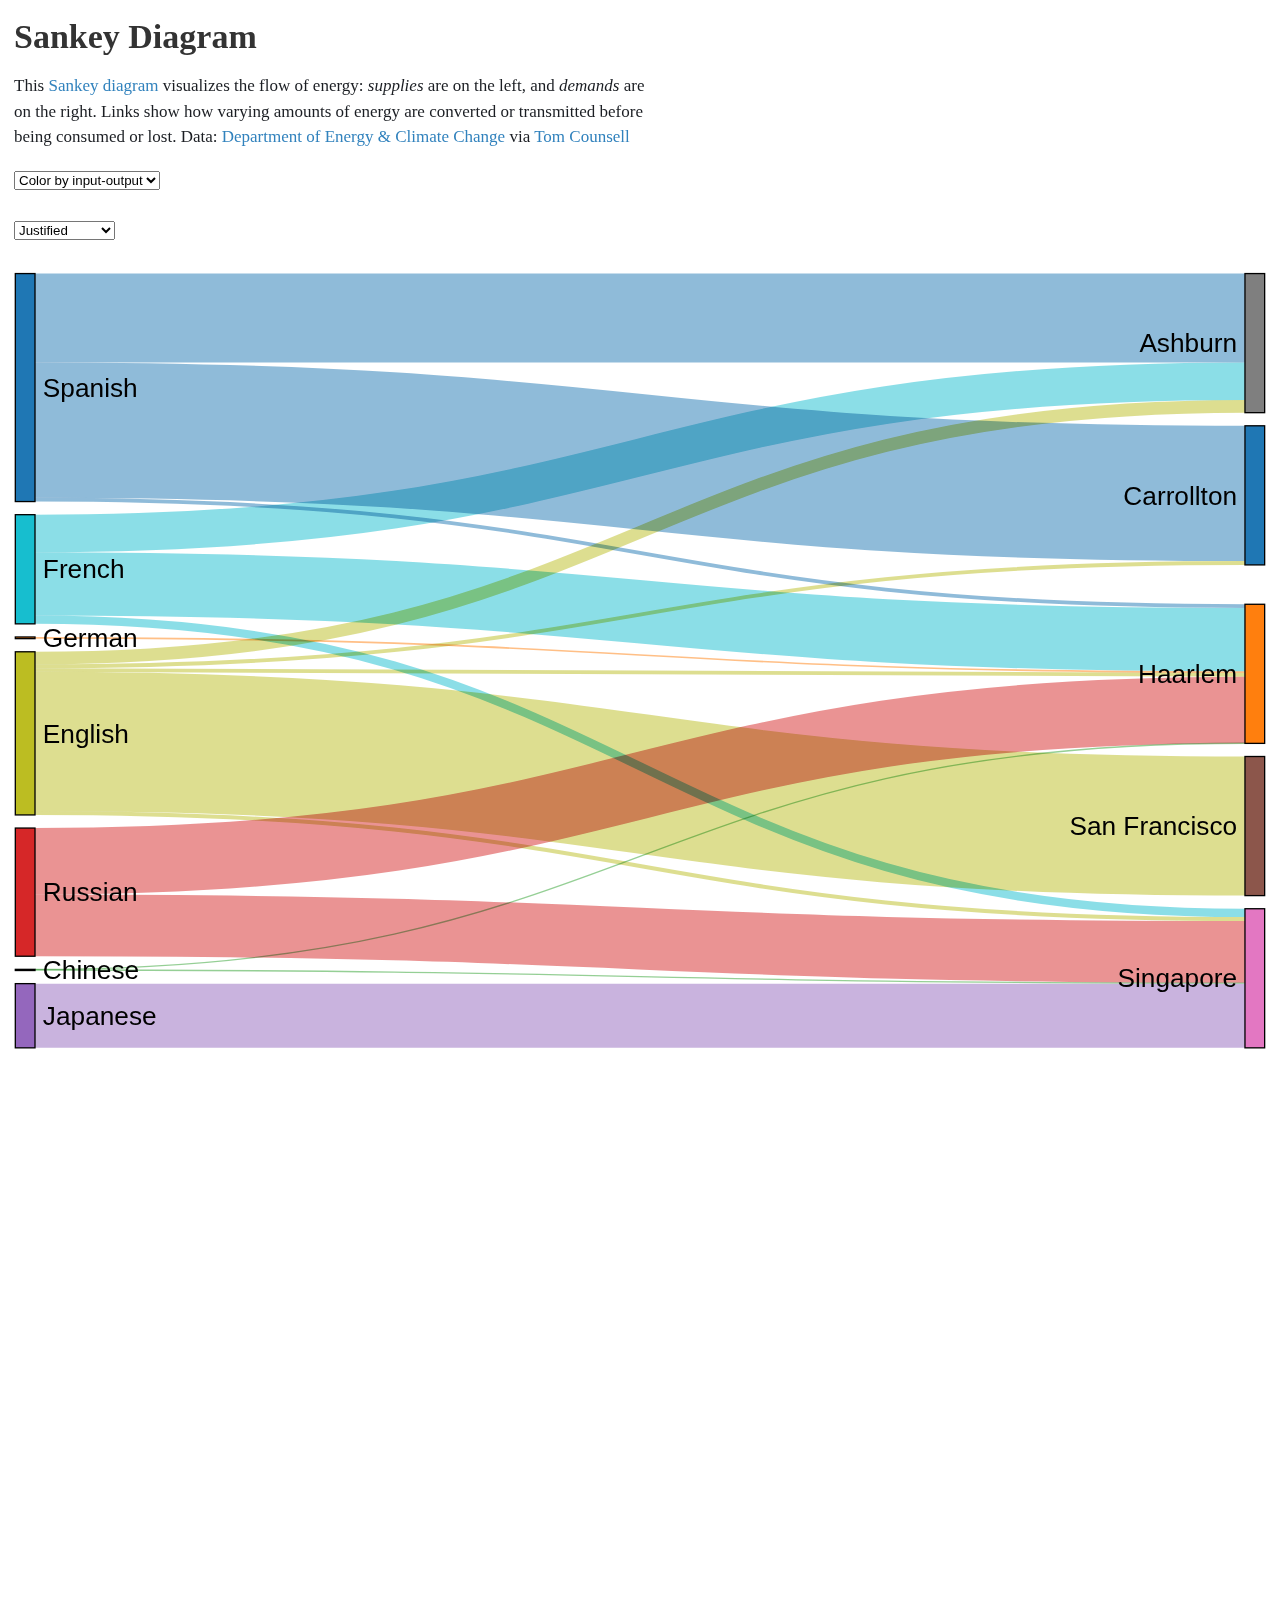
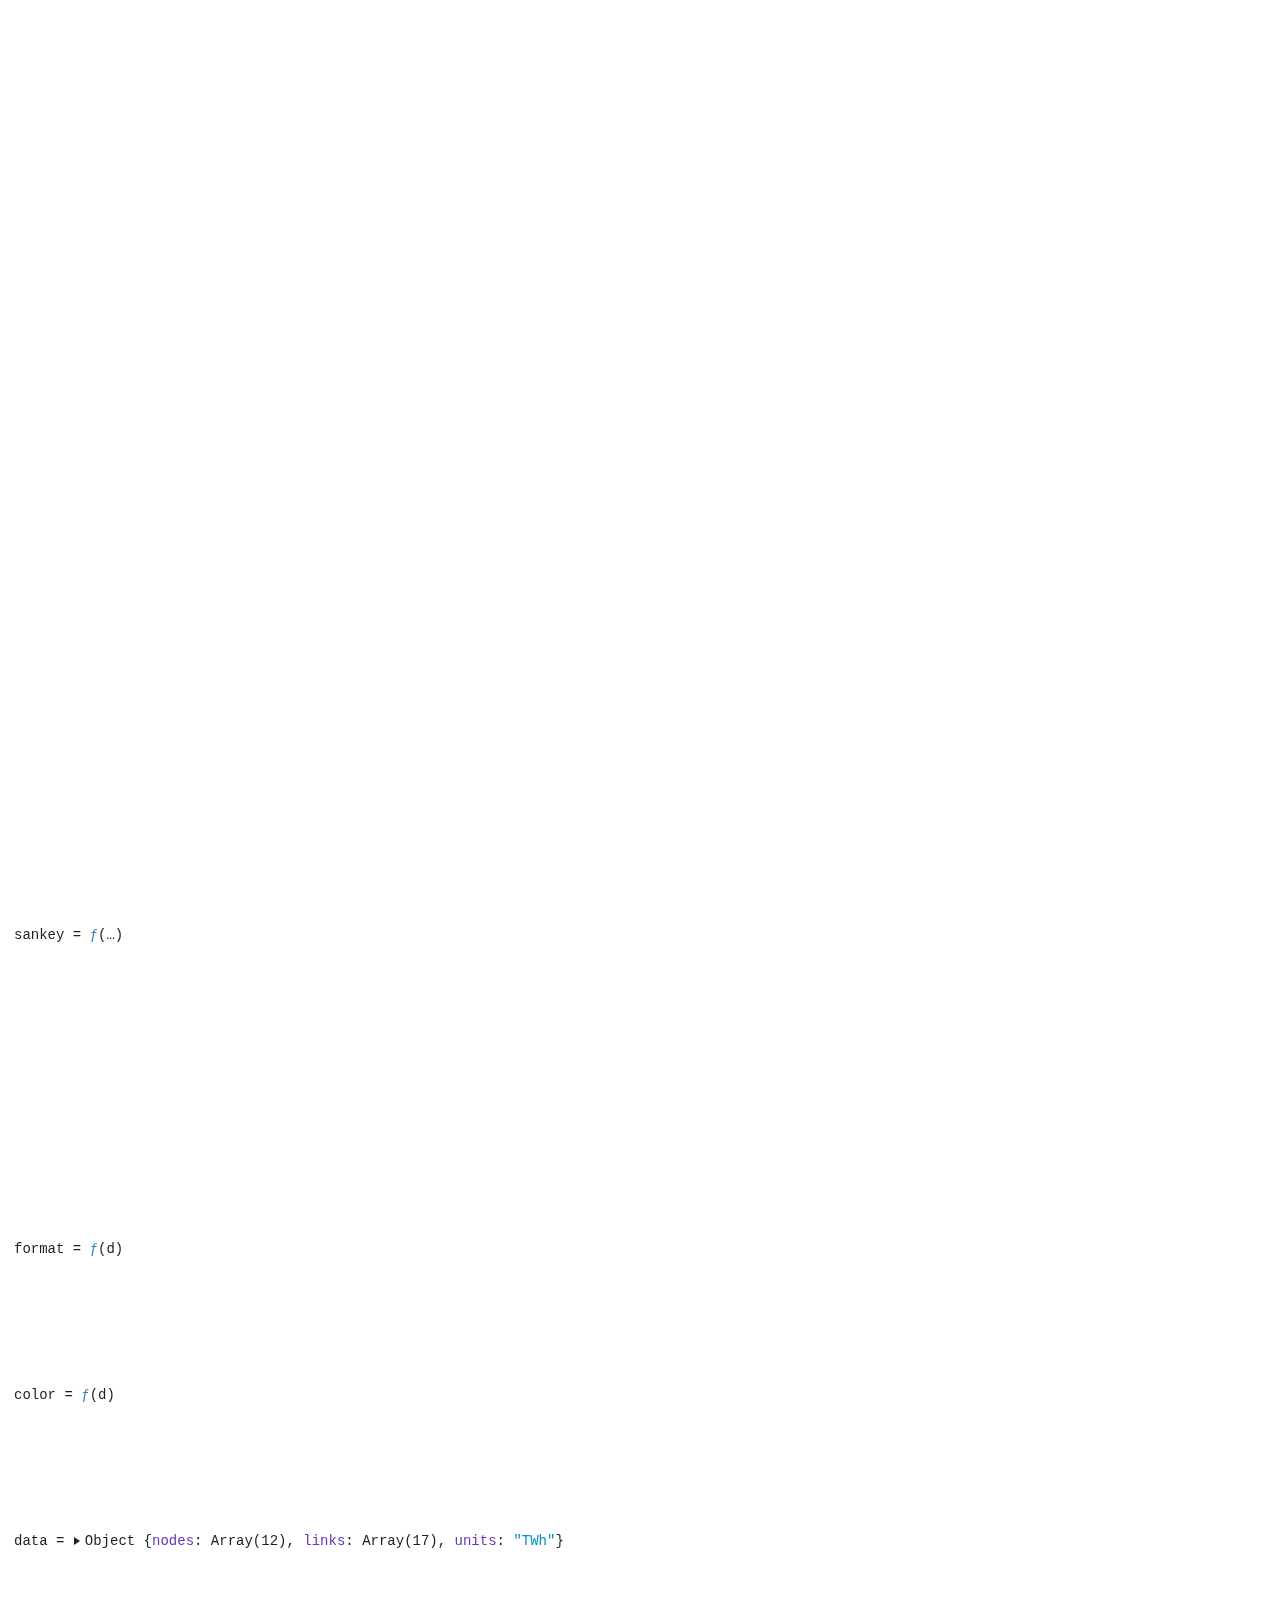
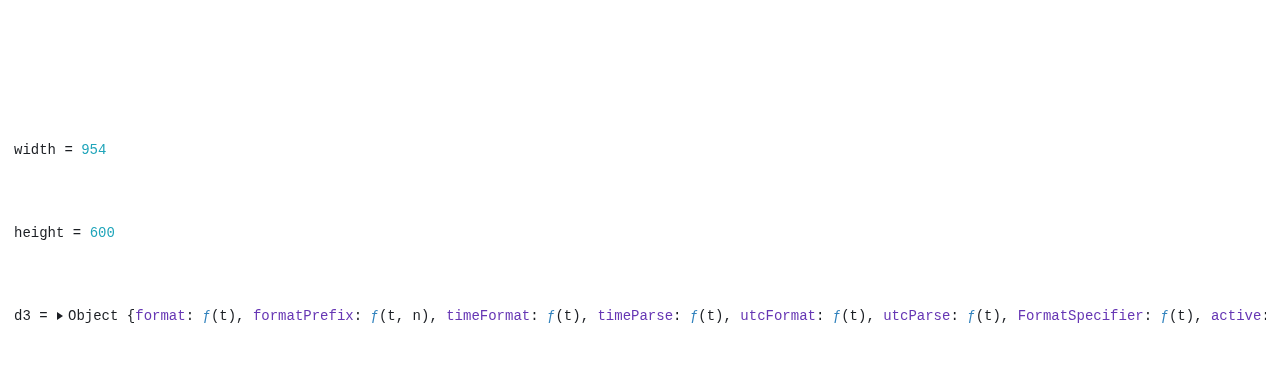
<file: embodied_cost_model/html/Sankey Diagram _ Eric Kumar _ Observable_files/worker.8c9b9e76cacd7788bef45951d46d997f4f618463bd9d9edfd101a50405b3986a.html>
<!DOCTYPE html>
<!-- saved from url=(0133)https://erocksta.static.observableusercontent.com/worker/worker.8c9b9e76cacd7788bef45951d46d997f4f618463bd9d9edfd101a50405b3986a.html -->
<html><head><meta http-equiv="Content-Type" content="text/html; charset=UTF-8">
<!--<base target="_top" href="https://observablehq.com/d/7267aaebed62d13e">--><base href="." target="_top">
<style>/*Copyright 2020 Observable, Inc.*/@font-face{font-family:"Source Serif Pro";font-weight:200;font-style:normal;font-stretch:normal;src:url(https://static.observablehq.com/fonts/SourceSerifPro-ExtraLight.ttf.woff2) format("woff2"),url(https://static.observablehq.com/fonts/SourceSerifPro-ExtraLight.otf.woff) format("woff"),url(https://static.observablehq.com/fonts/SourceSerifPro-ExtraLight.otf) format("opentype")}@font-face{font-family:"Source Serif Pro";font-weight:200;font-style:italic;font-stretch:normal;src:url(https://static.observablehq.com/fonts/SourceSerifPro-ExtraLightIt.ttf.woff2) format("woff2"),url(https://static.observablehq.com/fonts/SourceSerifPro-ExtraLightIt.otf.woff) format("woff"),url(https://static.observablehq.com/fonts/SourceSerifPro-ExtraLightIt.otf) format("opentype")}@font-face{font-family:"Source Serif Pro";font-weight:300;font-style:normal;font-stretch:normal;src:url(https://static.observablehq.com/fonts/SourceSerifPro-Light.ttf.woff2) format("woff2"),url(https://static.observablehq.com/fonts/SourceSerifPro-Light.otf.woff) format("woff"),url(https://static.observablehq.com/fonts/SourceSerifPro-Light.otf) format("opentype")}@font-face{font-family:"Source Serif Pro";font-weight:300;font-style:italic;font-stretch:normal;src:url(https://static.observablehq.com/fonts/SourceSerifPro-LightIt.ttf.woff2) format("woff2"),url(https://static.observablehq.com/fonts/SourceSerifPro-LightIt.otf.woff) format("woff"),url(https://static.observablehq.com/fonts/SourceSerifPro-LightIt.otf) format("opentype")}@font-face{font-family:"Source Serif Pro";font-weight:400;font-style:normal;font-stretch:normal;src:url(https://static.observablehq.com/fonts/SourceSerifPro-Regular.ttf.woff2) format("woff2"),url(https://static.observablehq.com/fonts/SourceSerifPro-Regular.otf.woff) format("woff"),url(https://static.observablehq.com/fonts/SourceSerifPro-Regular.otf) format("opentype")}@font-face{font-family:"Source Serif Pro";font-weight:400;font-style:italic;font-stretch:normal;src:url(https://static.observablehq.com/fonts/SourceSerifPro-It.ttf.woff2) format("woff2"),url(https://static.observablehq.com/fonts/SourceSerifPro-It.otf.woff) format("woff"),url(https://static.observablehq.com/fonts/SourceSerifPro-It.otf) format("opentype")}@font-face{font-family:"Source Serif Pro";font-weight:600;font-style:normal;font-stretch:normal;src:url(https://static.observablehq.com/fonts/SourceSerifPro-Semibold.ttf.woff2) format("woff2"),url(https://static.observablehq.com/fonts/SourceSerifPro-Semibold.otf.woff) format("woff"),url(https://static.observablehq.com/fonts/SourceSerifPro-Semibold.otf) format("opentype")}@font-face{font-family:"Source Serif Pro";font-weight:600;font-style:italic;font-stretch:normal;src:url(https://static.observablehq.com/fonts/SourceSerifPro-SemiboldIt.ttf.woff2) format("woff2"),url(https://static.observablehq.com/fonts/SourceSerifPro-SemiboldIt.otf.woff) format("woff"),url(https://static.observablehq.com/fonts/SourceSerifPro-SemiboldIt.otf) format("opentype")}@font-face{font-family:"Source Serif Pro";font-weight:700;font-style:normal;font-stretch:normal;src:url(https://static.observablehq.com/fonts/SourceSerifPro-Bold.ttf.woff2) format("woff2"),url(https://static.observablehq.com/fonts/SourceSerifPro-Bold.otf.woff) format("woff"),url(https://static.observablehq.com/fonts/SourceSerifPro-Bold.otf) format("opentype")}@font-face{font-family:"Source Serif Pro";font-weight:700;font-style:italic;font-stretch:normal;src:url(https://static.observablehq.com/fonts/SourceSerifPro-BoldIt.ttf.woff2) format("woff2"),url(https://static.observablehq.com/fonts/SourceSerifPro-BoldIt.otf.woff) format("woff"),url(https://static.observablehq.com/fonts/SourceSerifPro-BoldIt.otf) format("opentype")}@font-face{font-family:"Source Serif Pro";font-weight:900;font-style:normal;font-stretch:normal;src:url(https://static.observablehq.com/fonts/SourceSerifPro-Black.ttf.woff2) format("woff2"),url(https://static.observablehq.com/fonts/SourceSerifPro-Black.otf.woff) format("woff"),url(https://static.observablehq.com/fonts/SourceSerifPro-Black.otf) format("opentype")}@font-face{font-family:"Source Serif Pro";font-weight:900;font-style:italic;font-stretch:normal;src:url(https://static.observablehq.com/fonts/SourceSerifPro-BlackIt.ttf.woff2) format("woff2"),url(https://static.observablehq.com/fonts/SourceSerifPro-BlackIt.otf.woff) format("woff"),url(https://static.observablehq.com/fonts/SourceSerifPro-BlackIt.otf) format("opentype")}:root{--syntax_normal:#1b1e23;--syntax_comment:#828282;--syntax_diff:#24292e;--syntax_diff_bg:#fff;--syntax_number:#20a5ba;--syntax_keyword:#c30771;--syntax_atom:#10a778;--syntax_string:#008ec4;--syntax_error:#ffbedc;--syntax_unknown_variable:#838383;--syntax_known_variable:#005f87;--syntax_matchbracket:#20bbfc;--syntax_key:#6636b4;--selection:#d7d4f0;--hr:rgba(0,0,0,0.05);--mono_fonts:14px/1.5 Menlo,Consolas,monospace;--sans-serif:-apple-system,BlinkMacSystemFont,"avenir next",avenir,helvetica,"helvetica neue",ubuntu,roboto,noto,"segoe ui",arial,sans-serif}body{margin:0 14px;font-family:"Source Serif Pro",Iowan Old Style,Apple Garamond,Palatino Linotype,Times New Roman,"Droid Serif",Times,serif,Apple Color Emoji,Segoe UI Emoji,Segoe UI Symbol;font-size:17px;line-height:1.5;-webkit-text-size-adjust:100%;-webkit-font-smoothing:antialiased;color:#1b1e23}body.fullscreen{margin:0}h1,h2,h3,h4,h5,h6{color:#333;font-weight:700;line-height:1.15;margin-top:0;margin-bottom:.25em}h2~p,h3~p,h4~p{margin-top:0}a[href]{text-decoration:none}a[href]:hover{text-decoration:underline}h1 code,h2 code,h3 code,h4 code,h5 code,h6 code{font-size:90%}code,pre,tt{font:var(--mono_fonts)}img{max-width:calc(100vw - 28px)}.katex-display,figure,h1,h2,h3,h4,h5,h6,p,table{max-width:640px}blockquote,ol,ul{max-width:600px}blockquote{margin:1em 1.5em}ol,ul{padding-left:28px}hr{height:1px;margin:1em 0;padding:1em 0;border:none;background:no-repeat 50%/100% 1px linear-gradient(90deg,var(--hr),var(--hr))}pre{padding:2px 0}.observablehq--md-pre{overflow-x:auto}.observablehq>link:only-child,.observablehq>style:only-child{display:block;visibility:hidden;padding:6px 0;white-space:nowrap;font:var(--mono_fonts);color:var(--syntax_keyword)}.observablehq>link:only-child:before{content:"<link>";visibility:visible;text-decoration:none;pointer-events:none}.observablehq>style:only-child:before{content:"<style>";visibility:visible}input:not([type]),input[type=email],input[type=number],input[type=password],input[type=range],input[type=search],input[type=tel],input[type=text],input[type=url]{width:240px}canvas,input{vertical-align:middle}table{width:100%;border-collapse:collapse;font-family:var(--sans-serif);font-size:14px}th{text-align:left}tr:not(:last-child){border-bottom:1px solid #eee}thead tr{border-bottom:1px solid #ccc}figure{margin:1em 0}figure img{max-width:100%}figcaption{font:small var(--sans-serif);color:var(--syntax_unknown_variable)}.observablehq--collapsed,.observablehq--expanded,.observablehq--function,.observablehq--gray,.observablehq--import,.observablehq--string:after,.observablehq--string:before{color:var(--syntax_normal)}.observablehq--collapsed,.observablehq--expanded.observablehq--inspect a{cursor:pointer}.observablehq--caret{margin-right:4px;vertical-align:baseline}.observablehq--field{text-indent:-1em;margin-left:1em}.hljs-comment,.observablehq--empty,.observablehq--prototype-key{color:var(--syntax_comment)}.hljs-built_in{color:var(--syntax_known_variable)}.observablehq--unknown{color:var(--syntax_unknown_variable)}.hljs-doctag,.hljs-keyword,.hljs-name,.hljs-section,.hljs-selector-class,.hljs-selector-id,.hljs-selector-tag,.hljs-strong,.hljs-tag,.hljs-type{color:var(--syntax_keyword)}.observablehq--blue,.observablehq--keyword,a[href]{color:#3182bd}.hljs-deletion,.hljs-variable,.observablehq--forbidden,.observablehq--pink{color:#e377c2}.observablehq--orange{color:#e6550d}.hljs-literal,.observablehq--boolean,.observablehq--null,.observablehq--undefined{color:var(--syntax_atom)}.hljs-bullet,.hljs-link,.hljs-number,.hljs-regexp,.observablehq--bigint,.observablehq--date,.observablehq--green,.observablehq--number,.observablehq--regexp,.observablehq--symbol{color:var(--syntax_number)}.observablehq--index,.observablehq--key{color:var(--syntax_key)}.observablehq--empty{font-style:oblique}.hljs-addition,.hljs-meta,.hljs-string,.hljs-symbol,.hljs-template-tag,.hljs-template-variable,.observablehq--purple,.observablehq--string{color:var(--syntax_string)}.observablehq--error,.observablehq--red{color:#e7040f}.observablehq{position:relative;margin:17px 0;min-height:33px}.observablehq:before{content:"";position:absolute;left:-14px;height:100%;width:4px;transition:background-color .25s linear}.observablehq--changed:before,.observablehq--running:before{background-color:#a9b0bc;transition:none}.observablehq--error:before{background-color:#e7040f}.observablehq--inspect{font:var(--mono_fonts);overflow-x:auto;display:block;padding:6px 0;white-space:pre}.observablehq--inspect.observablehq--import{white-space:normal}.observablehq--inspect::-webkit-scrollbar{display:none}.observablehq--error .observablehq--inspect{word-break:break-all;white-space:pre-wrap}.observablehq--string-expand{margin-left:6px;padding:2px 6px;border-radius:2px;font-size:80%;background:#eee;color:var(--syntax_normal);cursor:pointer;vertical-align:middle;position:sticky;right:0}.observablehq--string-expand:active,.observablehq--string-expand:hover{background:#ddd}</style>
</head><body>
<script src="./worker.5c99a9081c457c0e801233681358cd9a4959b3dcceab007416d9d74eff0bafcc.js"></script><div><div class="observablehq" dir="auto" style="margin-bottom: 17px;"><div><h1 id="sankey-diagram">Sankey Diagram</h1>
<p>This <a href="https://github.com/d3/d3-sankey">Sankey diagram</a> visualizes the flow of energy: <em>supplies</em> are on the left, and <em>demands</em> are on the right. Links show how varying amounts of energy are converted or transmitted before being consumed or lost. Data: <a href="http://www.decc.gov.uk/en/content/cms/tackling/2050/calculator_on/calculator_on.aspx">Department of Energy &amp; Climate Change</a> via <a href="https://tamc.github.io/Sankey/">Tom Counsell</a></p></div></div><div class="observablehq" dir="auto" style="margin-bottom: 17px;"><select>
  <option value="input">Color by input
  </option><option value="output">Color by output
  </option><option value="path" selected="">Color by input-output
  </option><option value="none">No color
</option></select></div><div class="observablehq" dir="auto" style="margin-bottom: 17px;"><select>
  <option value="left">Left-aligned
  </option><option value="right">Right-aligned
  </option><option value="center">Centered
  </option><option value="justify" selected="">Justified
</option></select></div><div class="observablehq" dir="auto" style="margin-bottom: 1457px;"><svg viewBox="0,0,954,600"><g stroke="#000"><rect x="1" y="293.20262054278055" height="124.31958199843427" width="15" fill="#bcbd22"><title>English
117 TWh</title></rect><rect x="938" y="5" height="105.99999999999994" width="15" fill="#7f7f7f"><title>Ashburn
100 TWh</title></rect><rect x="1" y="188.73405023180152" height="83.18690621476668" width="15" fill="#17becf"><title>French
78 TWh</title></rect><rect x="1" y="5" height="173.73405023180152" width="15" fill="#1f77b4"><title>Spanish
164 TWh</title></rect><rect x="938" y="120.99999999999994" height="105.99999999999949" width="15" fill="#1f77b4"><title>Carrollton
100 TWh</title></rect><rect x="938" y="256.99999999999943" height="105.99999999999966" width="15" fill="#ff7f0e"><title>Haarlem
100 TWh</title></rect><rect x="1" y="281.9209564465681" height="1.2816640962124666" width="15" fill="#ff7f0e"><title>German
1 TWh</title></rect><rect x="1" y="535.1894191281117" height="0.8840308713190552" width="15" fill="#2ca02c"><title>Chinese
1 TWh</title></rect><rect x="1" y="427.5222025412148" height="97.66721658689687" width="15" fill="#d62728"><title>Russian
92 TWh</title></rect><rect x="938" y="372.9999999999991" height="106.00000000000068" width="15" fill="#8c564b"><title>San Francisco
100 TWh</title></rect><rect x="938" y="488.9999999999998" height="106.00000000000023" width="15" fill="#e377c2"><title>Singapore
100 TWh</title></rect><rect x="1" y="546.0734499994307" height="48.92655000056925" width="15" fill="#9467bd"><title>Japanese
46 TWh</title></rect></g><g fill="none" stroke-opacity="0.5"><g style="mix-blend-mode: multiply;"><path d="M16,297.9995426810682C477,297.9995426810682,477,106.20307786171229,938,106.20307786171229" stroke="#bcbd22" stroke-width="9.593844276575327"></path><title>English → Ashburn
9 TWh</title></g><g style="mix-blend-mode: multiply;"><path d="M16,203.0468548858741C477,203.0468548858741,477,87.09335106935205,938,87.09335106935205" stroke="#17becf" stroke-width="28.625609308145144"></path><title>French → Ashburn
27 TWh</title></g><g style="mix-blend-mode: multiply;"><path d="M16,38.89027320763974C477,38.89027320763974,477,38.89027320763974,938,38.89027320763974" stroke="#1f77b4" stroke-width="67.78054641527947"></path><title>Spanish → Ashburn
64 TWh</title></g><g style="mix-blend-mode: multiply;"><path d="M16,304.247971357752C477,304.247971357752,477,225.54849346160327,938,225.54849346160327" stroke="#bcbd22" stroke-width="2.903013076792244"></path><title>English → Carrollton
3 TWh</title></g><g style="mix-blend-mode: multiply;"><path d="M16,124.32903987688307C477,124.32903987688307,477,172.54849346160353,938,172.54849346160353" stroke="#1f77b4" stroke-width="103.0969869232072"></path><title>Spanish → Carrollton
97 TWh</title></g><g style="mix-blend-mode: multiply;"><path d="M16,307.10502230091413C477,307.10502230091413,477,310.7671194196104,938,310.7671194196104" stroke="#bcbd22" stroke-width="2.8110888095319018"></path><title>English → Haarlem
3 TWh</title></g><g style="mix-blend-mode: multiply;"><path d="M16,282.5617884946743C477,282.5617884946743,477,308.7207429667382,938,308.7207429667382" stroke="#ff7f0e" stroke-width="1.2816640962124801"></path><title>German → Haarlem
1 TWh</title></g><g style="mix-blend-mode: multiply;"><path d="M16,241.47135655260556C477,241.47135655260556,477,283.96821390597313,938,283.96821390597313" stroke="#17becf" stroke-width="48.22339402531777"></path><title>French → Haarlem
45 TWh</title></g><g style="mix-blend-mode: multiply;"><path d="M16,535.2649951305689C477,535.2649951305689,477,362.92442399754196,938,362.92442399754196" stroke="#2ca02c" stroke-width="1"></path><title>Chinese → Haarlem
0 TWh</title></g><g style="mix-blend-mode: multiply;"><path d="M16,452.86029462656904C477,452.86029462656904,477,337.51075590973056,938,337.51075590973056" stroke="#d62728" stroke-width="50.67618417070844"></path><title>Russian → Haarlem
48 TWh</title></g><g style="mix-blend-mode: multiply;"><path d="M16,177.30579178514407C477,177.30579178514407,477,258.4282584466568,938,258.4282584466568" stroke="#1f77b4" stroke-width="2.856516893314762"></path><title>Spanish → Haarlem
3 TWh</title></g><g style="mix-blend-mode: multiply;"><path d="M16,361.5105667056804C477,361.5105667056804,477,425.99999999999943,938,425.99999999999943" stroke="#bcbd22" stroke-width="106.0000000000007"></path><title>English → San Francisco
100 TWh</title></g><g style="mix-blend-mode: multiply;"><path d="M16,416.0163846234478C477,416.0163846234478,477,496.8437207990706,938,496.8437207990706" stroke="#bcbd22" stroke-width="3.011635835534049"></path><title>English → Singapore
3 TWh</title></g><g style="mix-blend-mode: multiply;"><path d="M16,570.5367249997154C477,570.5367249997154,477,570.5367249997154,938,570.5367249997154" stroke="#9467bd" stroke-width="48.92655000056915"></path><title>Japanese → Singapore
46 TWh</title></g><g style="mix-blend-mode: multiply;"><path d="M16,268.7520050059163C477,268.7520050059163,477,492.16895144065165,938,492.16895144065165" stroke="#17becf" stroke-width="6.3379028813037595"></path><title>French → Singapore
6 TWh</title></g><g style="mix-blend-mode: multiply;"><path d="M16,535.7070105662284C477,535.7070105662284,477,545.7070105662283,938,545.7070105662283" stroke="#2ca02c" stroke-width="1"></path><title>Chinese → Singapore
1 TWh</title></g><g style="mix-blend-mode: multiply;"><path d="M16,501.6939029200174C477,501.6939029200174,477,521.8450549249318,938,521.8450549249318" stroke="#d62728" stroke-width="46.991032416188375"></path><title>Russian → Singapore
44 TWh</title></g></g><g font-family="sans-serif" font-size="20"><text x="22" y="355.3624115419977" dy="0.35em" text-anchor="start">English</text><text x="932" y="57.99999999999997" dy="0.35em" text-anchor="end">Ashburn</text><text x="22" y="230.32750333918486" dy="0.35em" text-anchor="start">French</text><text x="22" y="91.86702511590076" dy="0.35em" text-anchor="start">Spanish</text><text x="932" y="173.9999999999997" dy="0.35em" text-anchor="end">Carrollton</text><text x="932" y="309.99999999999926" dy="0.35em" text-anchor="end">Haarlem</text><text x="22" y="282.5617884946743" dy="0.35em" text-anchor="start">German</text><text x="22" y="535.6314345637712" dy="0.35em" text-anchor="start">Chinese</text><text x="22" y="476.35581083466326" dy="0.35em" text-anchor="start">Russian</text><text x="932" y="425.99999999999943" dy="0.35em" text-anchor="end">San Francisco</text><text x="932" y="541.9999999999999" dy="0.35em" text-anchor="end">Singapore</text><text x="22" y="570.5367249997154" dy="0.35em" text-anchor="start">Japanese</text></g></svg></div><div class="observablehq" dir="auto" style="margin-bottom: 281px;"><span class="observablehq--function observablehq--inspect"><span class="observablehq--cellname">sankey = </span><span class="observablehq--keyword">ƒ</span>(…)</span></div><div class="observablehq" dir="auto" style="margin-bottom: 113px;"><span class="observablehq--function observablehq--inspect"><span class="observablehq--cellname">format = </span><span class="observablehq--keyword">ƒ</span>(d)</span></div><div class="observablehq" dir="auto" style="margin-bottom: 113px;"><span class="observablehq--function observablehq--inspect"><span class="observablehq--cellname">color = </span><span class="observablehq--keyword">ƒ</span>(d)</span></div><div class="observablehq" dir="auto" style="margin-bottom: 176px;"><span class="observablehq--collapsed observablehq--inspect"><span class="observablehq--cellname">data = </span><a><svg width="8" height="8" class="observablehq--caret">
    <path d="M7 4L1 8V0z" fill="currentColor"></path>
  </svg>Object {</a><span class="observablehq--key">nodes</span>: <span class="observablehq--shallow">Array(12)</span>, <span class="observablehq--key">links</span>: <span class="observablehq--shallow">Array(17)</span>, <span class="observablehq--key">units</span>: <span><span class="observablehq--string">"TWh"</span></span>}</span></div><div class="observablehq" dir="auto" style="margin-bottom: 50px;"><span class="observablehq--inspect"><span class="observablehq--cellname">width = </span><span class="observablehq--number">954</span></span></div><div class="observablehq" dir="auto" style="margin-bottom: 50px;"><span class="observablehq--inspect"><span class="observablehq--cellname">height = </span><span class="observablehq--number">600</span></span></div><div class="observablehq" dir="auto" style="margin-bottom: 50px;"><span class="observablehq--collapsed observablehq--inspect"><span class="observablehq--cellname">d3 = </span><a><svg width="8" height="8" class="observablehq--caret">
    <path d="M7 4L1 8V0z" fill="currentColor"></path>
  </svg>Object {</a><span class="observablehq--key">format</span>: <span class="observablehq--function"><span class="observablehq--keyword">ƒ</span>(t)</span>, <span class="observablehq--key">formatPrefix</span>: <span class="observablehq--function"><span class="observablehq--keyword">ƒ</span>(t, n)</span>, <span class="observablehq--key">timeFormat</span>: <span class="observablehq--function"><span class="observablehq--keyword">ƒ</span>(t)</span>, <span class="observablehq--key">timeParse</span>: <span class="observablehq--function"><span class="observablehq--keyword">ƒ</span>(t)</span>, <span class="observablehq--key">utcFormat</span>: <span class="observablehq--function"><span class="observablehq--keyword">ƒ</span>(t)</span>, <span class="observablehq--key">utcParse</span>: <span class="observablehq--function"><span class="observablehq--keyword">ƒ</span>(t)</span>, <span class="observablehq--key">FormatSpecifier</span>: <span class="observablehq--function"><span class="observablehq--keyword">ƒ</span>(t)</span>, <span class="observablehq--key">active</span>: <span class="observablehq--function"><span class="observablehq--keyword">ƒ</span>(t, n)</span>, <span class="observablehq--key">arc</span>: <span class="observablehq--function"><span class="observablehq--keyword">ƒ</span>()</span>, <span class="observablehq--key">area</span>: <span class="observablehq--function"><span class="observablehq--keyword">ƒ</span>()</span>, <span class="observablehq--key">areaRadial</span>: <span class="observablehq--function"><span class="observablehq--keyword">ƒ</span>()</span>, <span class="observablehq--key">ascending</span>: <span class="observablehq--function"><span class="observablehq--keyword">ƒ</span>(t, n)</span>, <span class="observablehq--key">autoType</span>: <span class="observablehq--function"><span class="observablehq--keyword">ƒ</span>(t)</span>, <span class="observablehq--key">axisBottom</span>: <span class="observablehq--function"><span class="observablehq--keyword">ƒ</span>(t)</span>, <span class="observablehq--key">axisLeft</span>: <span class="observablehq--function"><span class="observablehq--keyword">ƒ</span>(t)</span>, <span class="observablehq--key">axisRight</span>: <span class="observablehq--function"><span class="observablehq--keyword">ƒ</span>(t)</span>, <span class="observablehq--key">axisTop</span>: <span class="observablehq--function"><span class="observablehq--keyword">ƒ</span>(t)</span>, <span class="observablehq--key">bisect</span>: <span class="observablehq--function"><span class="observablehq--keyword">ƒ</span>(n, e, r, i)</span>, <span class="observablehq--key">bisectLeft</span>: <span class="observablehq--function"><span class="observablehq--keyword">ƒ</span>(n, e, r, i)</span>, <span class="observablehq--key">bisectRight</span>: <span class="observablehq--function"><span class="observablehq--keyword">ƒ</span>(n, e, r, i)</span>, …}</span></div></div></body></html>
</file>
<file: embodied_cost_model/html/Sankey Diagram _ Eric Kumar _ Observable_files/style.80158298a599d6346da897a204269236e84fdebc3b762e688865cdeb040fd677.css>
/*Copyright 2020 Observable, Inc.*//*! TACHYONS v4.9.0 | http://tachyons.io */
/*! normalize.css v7.0.0 | MIT License | github.com/necolas/normalize.css */html{line-height:1.15;-ms-text-size-adjust:100%;-webkit-text-size-adjust:100%}body{margin:0}article,aside,footer,header,nav,section{display:block}h1{font-size:2em;margin:.67em 0}figcaption,figure,main{display:block}figure{margin:1em 40px}hr{box-sizing:content-box;height:0;overflow:visible}pre{font-family:var(--code);font-size:1em}a{background-color:transparent;-webkit-text-decoration-skip:objects}abbr[title]{border-bottom:none;text-decoration:underline;-webkit-text-decoration:underline dotted;text-decoration:underline dotted}b,strong{font-weight:inherit;font-weight:bolder}code,kbd,samp{font-family:var(--code);font-size:1em}dfn{font-style:italic}mark{background-color:#ff0;color:#000}small{font-size:80%}sub,sup{font-size:75%;line-height:0;position:relative;vertical-align:baseline}sub{bottom:-.25em}sup{top:-.5em}audio,video{display:inline-block}audio:not([controls]){display:none;height:0}img{border-style:none}svg:not(:root){overflow:hidden}button,input,optgroup,select,textarea{font-family:var(--sans-serif);font-size:100%;line-height:1.15;margin:0}button,input{overflow:visible}button,select{text-transform:none}[type=reset],[type=submit],button,html [type=button]{-webkit-appearance:button}[type=button]::-moz-focus-inner,[type=reset]::-moz-focus-inner,[type=submit]::-moz-focus-inner,button::-moz-focus-inner{border-style:none;padding:0}[type=button]:-moz-focusring,[type=reset]:-moz-focusring,[type=submit]:-moz-focusring,button:-moz-focusring{outline:1px dotted ButtonText}fieldset{padding:.35em .75em .625em}legend{box-sizing:border-box;color:inherit;display:table;max-width:100%;padding:0;white-space:normal}progress{display:inline-block;vertical-align:baseline}textarea{overflow:auto}[type=checkbox],[type=radio]{box-sizing:border-box;padding:0}[type=number]::-webkit-inner-spin-button,[type=number]::-webkit-outer-spin-button{height:auto}[type=search]{-webkit-appearance:textfield;outline-offset:-2px}[type=search]::-webkit-search-cancel-button,[type=search]::-webkit-search-decoration{-webkit-appearance:none}::-webkit-file-upload-button{-webkit-appearance:button;font:inherit}details,menu{display:block}summary{display:list-item}canvas{display:inline-block}[hidden],template{display:none}.border-box,a,article,aside,blockquote,body,code,dd,div,dl,dt,fieldset,figcaption,figure,footer,form,h1,h2,h3,h4,h5,h6,header,html,input[type=email],input[type=number],input[type=password],input[type=tel],input[type=text],input[type=url],legend,li,main,nav,ol,p,pre,section,table,td,textarea,th,tr,ul{box-sizing:border-box}img{max-width:100%}.cover{background-size:cover!important}.contain{background-size:contain!important}.bg-center{background-position:50%}.bg-center,.bg-top{background-repeat:no-repeat}.bg-top{background-position:top}.bg-right{background-position:100%}.bg-bottom,.bg-right{background-repeat:no-repeat}.bg-bottom{background-position:bottom}.bg-left{background-repeat:no-repeat;background-position:0}.outline{outline:1px solid}.outline-transparent{outline:1px solid transparent}.outline-0{outline:0}.ba{border-style:solid;border-width:1px}.bt{border-top-style:solid;border-top-width:1px}.br{border-right-style:solid;border-right-width:1px}.bb{border-bottom-style:solid;border-bottom-width:1px}.bl{border-left-style:solid;border-left-width:1px}.bn{border-style:none;border-width:0}.b--black{border-color:var(--black)}.b--near-black{border-color:var(--near-black)}.b--dark-gray{border-color:var(--dark-gray)}.b--mid-gray{border-color:var(--mid-gray)}.b--gray{border-color:var(--gray)}.b--silver{border-color:var(--silver)}.b--light-silver{border-color:var(--light-silver)}.b--moon-gray{border-color:var(--moon-gray)}.b--light-gray{border-color:var(--light-gray)}.b--near-white{border-color:var(--near-white)}.b--white{border-color:var(--white)}.b--white-90{border-color:var(--white-90)}.b--white-80{border-color:var(--white-80)}.b--white-70{border-color:var(--white-70)}.b--white-60{border-color:var(--white-60)}.b--white-50{border-color:var(--white-50)}.b--white-40{border-color:var(--white-40)}.b--white-30{border-color:var(--white-30)}.b--white-20{border-color:var(--white-20)}.b--white-10{border-color:var(--white-10)}.b--white-05{border-color:var(--white-05)}.b--white-025{border-color:var(--white-025)}.b--white-0125{border-color:var(--white-0125)}.b--black-90{border-color:var(--black-90)}.b--black-80{border-color:var(--black-80)}.b--black-70{border-color:var(--black-70)}.b--black-60{border-color:var(--black-60)}.b--black-50{border-color:var(--black-50)}.b--black-40{border-color:var(--black-40)}.b--black-30{border-color:var(--black-30)}.b--black-20{border-color:var(--black-20)}.b--black-10{border-color:var(--black-10)}.b--black-05{border-color:var(--black-05)}.b--black-025{border-color:var(--black-025)}.b--black-0125{border-color:var(--black-0125)}.b--dark-red{border-color:var(--dark-red)}.b--red{border-color:var(--red)}.b--light-red{border-color:var(--light-red)}.b--orange{border-color:var(--orange)}.b--gold{border-color:var(--gold)}.b--yellow{border-color:var(--yellow)}.b--light-yellow{border-color:var(--light-yellow)}.b--purple{border-color:var(--purple)}.b--light-purple{border-color:var(--light-purple)}.b--dark-pink{border-color:var(--dark-pink)}.b--hot-pink{border-color:var(--hot-pink)}.b--pink{border-color:var(--pink)}.b--light-pink{border-color:var(--light-pink)}.b--dark-green{border-color:var(--dark-green)}.b--green{border-color:var(--green)}.b--light-green{border-color:var(--light-green)}.b--navy{border-color:var(--navy)}.b--dark-blue{border-color:var(--dark-blue)}.b--blue{border-color:var(--blue)}.b--light-blue{border-color:var(--light-blue)}.b--lightest-blue{border-color:var(--lightest-blue)}.b--washed-blue{border-color:var(--washed-blue)}.b--washed-green{border-color:var(--washed-green)}.b--washed-yellow{border-color:var(--washed-yellow)}.b--washed-red{border-color:var(--washed-red)}.b--transparent{border-color:var(--transparent)}.b--inherit{border-color:inherit}.br0{border-radius:var(--border-radius-none)}.br1{border-radius:var(--border-radius-1)}.br2{border-radius:var(--border-radius-2)}.br3{border-radius:var(--border-radius-3)}.br4{border-radius:var(--border-radius-4)}.br-100{border-radius:var(--border-radius-circle)}.br-pill{border-radius:var(--border-radius-pill)}.br--bottom{border-top-left-radius:0;border-top-right-radius:0}.br--top{border-bottom-right-radius:0}.br--right,.br--top{border-bottom-left-radius:0}.br--right{border-top-left-radius:0}.br--left{border-top-right-radius:0;border-bottom-right-radius:0}.b--dotted{border-style:dotted}.b--dashed{border-style:dashed}.b--solid{border-style:solid}.b--none{border-style:none}.bw0{border-width:var(--border-width-none)}.bw1{border-width:var(--border-width-1)}.bw2{border-width:var(--border-width-2)}.bw3{border-width:var(--border-width-3)}.bw4{border-width:var(--border-width-4)}.bw5{border-width:var(--border-width-5)}.bt-0{border-top-width:var(--border-width-none)}.br-0{border-right-width:var(--border-width-none)}.bb-0{border-bottom-width:var(--border-width-none)}.bl-0{border-left-width:var(--border-width-none)}.shadow-1{box-shadow:var(--box-shadow-1)}.shadow-2{box-shadow:var(--box-shadow-2)}.shadow-3{box-shadow:var(--box-shadow-3)}.shadow-4{box-shadow:var(--box-shadow-4)}.shadow-5{box-shadow:var(--box-shadow-5)}.pre{overflow-x:auto;overflow-y:hidden;overflow:scroll}.top-0{top:0}.right-0{right:0}.bottom-0{bottom:0}.left-0{left:0}.top-1{top:1rem}.right-1{right:1rem}.bottom-1{bottom:1rem}.left-1{left:1rem}.top-2{top:2rem}.right-2{right:2rem}.bottom-2{bottom:2rem}.left-2{left:2rem}.top--1{top:-1rem}.right--1{right:-1rem}.bottom--1{bottom:-1rem}.left--1{left:-1rem}.top--2{top:-2rem}.right--2{right:-2rem}.bottom--2{bottom:-2rem}.left--2{left:-2rem}.absolute--fill{top:0;right:0;bottom:0;left:0}.cf:after,.cf:before{content:" ";display:table}.cf:after{clear:both}.cf{*zoom:1}.cl{clear:left}.cr{clear:right}.cb{clear:both}.cn{clear:none}.dn{display:none}.di{display:inline}.db{display:block}.dib{display:inline-block}.dit{display:inline-table}.dt{display:table}.dtc{display:table-cell}.dt-row{display:table-row}.dt-row-group{display:table-row-group}.dt-column{display:table-column}.dt-column-group{display:table-column-group}.dt--fixed{table-layout:fixed;width:100%}.flex{display:flex}.inline-flex{display:inline-flex}.flex-auto{flex:1 1 auto;min-width:0;min-height:0}.flex-none{flex:none}.flex-column{flex-direction:column}.flex-row{flex-direction:row}.flex-wrap{flex-wrap:wrap}.flex-nowrap{flex-wrap:nowrap}.flex-wrap-reverse{flex-wrap:wrap-reverse}.flex-column-reverse{flex-direction:column-reverse}.flex-row-reverse{flex-direction:row-reverse}.items-start{align-items:flex-start}.items-end{align-items:flex-end}.items-center{align-items:center}.items-baseline{align-items:baseline}.items-stretch{align-items:stretch}.self-start{align-self:flex-start}.self-end{align-self:flex-end}.self-center{align-self:center}.self-baseline{align-self:baseline}.self-stretch{align-self:stretch}.justify-start{justify-content:flex-start}.justify-end{justify-content:flex-end}.justify-center{justify-content:center}.justify-between{justify-content:space-between}.justify-around{justify-content:space-around}.content-start{align-content:flex-start}.content-end{align-content:flex-end}.content-center{align-content:center}.content-between{align-content:space-between}.content-around{align-content:space-around}.content-stretch{align-content:stretch}.order-0{order:0}.order-1{order:1}.order-2{order:2}.order-3{order:3}.order-4{order:4}.order-5{order:5}.order-6{order:6}.order-7{order:7}.order-8{order:8}.order-last{order:99999}.flex-grow-0{flex-grow:0}.flex-grow-1{flex-grow:1}.flex-shrink-0{flex-shrink:0}.flex-shrink-1{flex-shrink:1}.fl{float:left}.fl,.fr{_display:inline}.fr{float:right}.fn{float:none}.sans-serif{font-family:var(--sans-serif)}.serif{font-family:var(--serif)}.system-sans-serif{font-family:sans-serif}.system-serif{font-family:serif}.code,code{font-family:Menlo,Consolas,monaco,monospace}.courier{font-family:Courier Next,courier,monospace}.helvetica{font-family:helvetica neue,helvetica,sans-serif}.avenir{font-family:avenir next,avenir,sans-serif}.athelas{font-family:athelas,georgia,serif}.georgia{font-family:georgia,serif}.times{font-family:times,serif}.bodoni{font-family:Bodoni MT,serif}.calisto{font-family:Calisto MT,serif}.garamond{font-family:garamond,serif}.baskerville{font-family:baskerville,serif}.i{font-style:italic}.fs-normal{font-style:normal}.normal{font-weight:400}.b{font-weight:700}.fw1{font-weight:100}.fw2{font-weight:200}.fw3{font-weight:300}.fw4{font-weight:400}.fw5{font-weight:500}.fw6{font-weight:600}.fw7{font-weight:700}.fw8{font-weight:800}.fw9{font-weight:900}.input-reset{-webkit-appearance:none;-moz-appearance:none}.button-reset::-moz-focus-inner,.input-reset::-moz-focus-inner{border:0;padding:0}.h1{height:var(--height-1)}.h2{height:var(--height-2)}.h3{height:var(--height-3)}.h4{height:var(--height-4)}.h5{height:var(--height-5)}.h-25{height:25%}.h-50{height:50%}.h-75{height:75%}.h-100{height:100%}.min-h-100{min-height:100%}.vh-25{height:25vh}.vh-50{height:50vh}.vh-75{height:75vh}.vh-100{height:100vh}.min-vh-100{min-height:100vh}.h-auto{height:auto}.h-inherit{height:inherit}.tracked{letter-spacing:var(--letter-spacing-1)}.tracked-tight{letter-spacing:var(--letter-spacing-tight)}.tracked-mega{letter-spacing:var(--letter-spacing-2)}.lh-solid{line-height:var(--line-height-solid)}.lh-title{line-height:var(--line-height-title)}.lh-copy{line-height:var(--line-height-copy)}.lh-f1{line-height:var(--line-height-f1)}.lh-f2{line-height:var(--line-height-f2)}.lh-f3{line-height:var(--line-height-f3)}.lh-f4{line-height:var(--line-height-f4)}.lh-f5{line-height:var(--line-height-f5)}.lh-f6{line-height:var(--line-height-f6)}.lh-f7{line-height:var(--line-height-f7)}.link{text-decoration:none}.link,.link:active,.link:focus,.link:hover,.link:link,.link:visited{transition:color .15s ease-in}.link:focus{outline:1px dotted currentColor}.list{list-style-type:none}.mw-100{max-width:100%}.mw1{max-width:var(--max-width-1)}.mw2{max-width:var(--max-width-2)}.mw3{max-width:var(--max-width-3)}.mw4{max-width:var(--max-width-4)}.mw5{max-width:var(--max-width-5)}.mw6{max-width:var(--max-width-6)}.mw7{max-width:var(--max-width-7)}.mw8{max-width:var(--max-width-8)}.mw9{max-width:var(--max-width-9)}.mw-none{max-width:none}.w1{width:var(--width-1)}.w2{width:var(--width-2)}.w3{width:var(--width-3)}.w4{width:var(--width-4)}.w5{width:var(--width-5)}.w-10{width:10%}.w-20{width:20%}.w-25{width:25%}.w-30{width:30%}.w-33{width:33%}.w-34{width:34%}.w-40{width:40%}.w-50{width:50%}.w-60{width:60%}.w-70{width:70%}.w-75{width:75%}.w-80{width:80%}.w-90{width:90%}.w-100{width:100%}.w-third{width:33.33333%}.w-two-thirds{width:66.66667%}.w-auto{width:auto}.overflow-visible{overflow:visible}.overflow-hidden{overflow:hidden}.overflow-scroll{overflow:scroll}.overflow-auto{overflow:auto}.overflow-x-visible{overflow-x:visible}.overflow-x-hidden{overflow-x:hidden}.overflow-x-scroll{overflow-x:scroll}.overflow-x-auto{overflow-x:auto}.overflow-y-visible{overflow-y:visible}.overflow-y-hidden{overflow-y:hidden}.overflow-y-scroll{overflow-y:scroll}.overflow-y-auto{overflow-y:auto}.static{position:static}.relative{position:relative}.absolute{position:absolute}.fixed{position:fixed}.o-100{opacity:1}.o-90{opacity:.9}.o-80{opacity:.8}.o-70{opacity:.7}.o-60{opacity:.6}.o-50{opacity:.5}.o-40{opacity:.4}.o-30{opacity:.3}.o-20{opacity:.2}.o-10{opacity:.1}.o-05{opacity:.05}.o-025{opacity:.025}.o-0{opacity:0}.rotate-45{-webkit-transform:rotate(45deg);transform:rotate(45deg)}.rotate-90{-webkit-transform:rotate(90deg);transform:rotate(90deg)}.rotate-135{-webkit-transform:rotate(135deg);transform:rotate(135deg)}.rotate-180{-webkit-transform:rotate(180deg);transform:rotate(180deg)}.rotate-225{-webkit-transform:rotate(225deg);transform:rotate(225deg)}.rotate-270{-webkit-transform:rotate(270deg);transform:rotate(270deg)}.rotate-315{-webkit-transform:rotate(315deg);transform:rotate(315deg)}.black-90{color:var(--black-90)}.black-80{color:var(--black-80)}.black-70{color:var(--black-70)}.black-60{color:var(--black-60)}.black-50{color:var(--black-50)}.black-40{color:var(--black-40)}.black-30{color:var(--black-30)}.black-20{color:var(--black-20)}.black-10{color:var(--black-10)}.black-05{color:var(--black-05)}.white-90{color:var(--white-90)}.white-80{color:var(--white-80)}.white-70{color:var(--white-70)}.white-60{color:var(--white-60)}.white-50{color:var(--white-50)}.white-40{color:var(--white-40)}.white-30{color:var(--white-30)}.white-20{color:var(--white-20)}.white-10{color:var(--white-10)}.black{color:var(--black)}.near-black{color:var(--near-black)}.dark-gray{color:var(--dark-gray)}.mid-gray{color:var(--mid-gray)}.gray{color:var(--gray)}.silver{color:var(--silver)}.light-silver{color:var(--light-silver)}.moon-gray{color:var(--moon-gray)}.light-gray{color:var(--light-gray)}.near-white{color:var(--near-white)}.white{color:var(--white)}.dark-red{color:var(--dark-red)}.red{color:var(--red)}.light-red{color:var(--light-red)}.lightest-red{color:var(--lightest-red)}.orange{color:var(--orange)}.gold{color:var(--gold)}.yellow{color:var(--yellow)}.light-yellow{color:var(--light-yellow)}.lightest-yellow{color:var(--lightest-yellow)}.purple{color:var(--purple)}.light-purple{color:var(--light-purple)}.dark-pink{color:var(--dark-pink)}.hot-pink{color:var(--hot-pink)}.pink{color:var(--pink)}.light-pink{color:var(--light-pink)}.dark-green{color:var(--dark-green)}.green{color:var(--green)}.light-green{color:var(--light-green)}.lightest-green{color:var(--lightest-green)}.navy{color:var(--navy)}.dark-blue{color:var(--dark-blue)}.blue{color:var(--blue)}.light-blue{color:var(--light-blue)}.lightest-blue{color:var(--lightest-blue)}.washed-blue{color:var(--washed-blue)}.washed-green{color:var(--washed-green)}.washed-yellow{color:var(--washed-yellow)}.washed-red{color:var(--washed-red)}.color-inherit{color:inherit}.bg-black-90{background-color:var(--black-90)}.bg-black-80{background-color:var(--black-80)}.bg-black-70{background-color:var(--black-70)}.bg-black-60{background-color:var(--black-60)}.bg-black-50{background-color:var(--black-50)}.bg-black-40{background-color:var(--black-40)}.bg-black-30{background-color:var(--black-30)}.bg-black-20{background-color:var(--black-20)}.bg-black-10{background-color:var(--black-10)}.bg-black-05{background-color:var(--black-05)}.bg-white-90{background-color:var(--white-90)}.bg-white-80{background-color:var(--white-80)}.bg-white-70{background-color:var(--white-70)}.bg-white-60{background-color:var(--white-60)}.bg-white-50{background-color:var(--white-50)}.bg-white-40{background-color:var(--white-40)}.bg-white-30{background-color:var(--white-30)}.bg-white-20{background-color:var(--white-20)}.bg-white-10{background-color:var(--white-10)}.bg-black{background-color:var(--black)}.bg-near-black{background-color:var(--near-black)}.bg-dark-gray{background-color:var(--dark-gray)}.bg-mid-gray{background-color:var(--mid-gray)}.bg-gray{background-color:var(--gray)}.bg-silver{background-color:var(--silver)}.bg-light-silver{background-color:var(--light-silver)}.bg-moon-gray{background-color:var(--moon-gray)}.bg-light-gray{background-color:var(--light-gray)}.bg-near-white{background-color:var(--near-white)}.bg-white{background-color:var(--white)}.bg-transparent{background-color:var(--transparent)}.bg-dark-red{background-color:var(--dark-red)}.bg-red{background-color:var(--red)}.bg-light-red{background-color:var(--light-red)}.bg-lightest-red{background-color:var(--lightest-red)}.bg-washed-red{background-color:var(--washed-red)}.bg-orange{background-color:var(--orange)}.bg-gold{background-color:var(--gold)}.bg-yellow{background-color:var(--yellow)}.bg-light-yellow{background-color:var(--light-yellow)}.bg-lightest-yellow{background-color:var(--lightest-yellow)}.bg-washed-yellow{background-color:var(--washed-yellow)}.bg-purple{background-color:var(--purple)}.bg-light-purple{background-color:var(--light-purple)}.bg-dark-pink{background-color:var(--dark-pink)}.bg-hot-pink{background-color:var(--hot-pink)}.bg-pink{background-color:var(--pink)}.bg-light-pink{background-color:var(--light-pink)}.bg-dark-green{background-color:var(--dark-green)}.bg-green{background-color:var(--green)}.bg-light-green{background-color:var(--light-green)}.bg-lightest-green{background-color:var(--lightest-green)}.bg-washed-green{background-color:var(--washed-green)}.bg-navy{background-color:var(--navy)}.bg-dark-blue{background-color:var(--dark-blue)}.bg-blue{background-color:var(--blue)}.bg-light-blue{background-color:var(--light-blue)}.bg-lightest-blue{background-color:var(--lightest-blue)}.bg-washed-blue{background-color:var(--washed-blue)}.bg-faint-blue{background-color:var(--faint-blue)}.bg-inherit{background-color:inherit}.hover-black:focus,.hover-black:hover{color:var(--black)}.hover-near-black:focus,.hover-near-black:hover{color:var(--near-black)}.hover-dark-gray:focus,.hover-dark-gray:hover{color:var(--dark-gray)}.hover-mid-gray:focus,.hover-mid-gray:hover{color:var(--mid-gray)}.hover-gray:focus,.hover-gray:hover{color:var(--gray)}.hover-silver:focus,.hover-silver:hover{color:var(--silver)}.hover-light-silver:focus,.hover-light-silver:hover{color:var(--light-silver)}.hover-moon-gray:focus,.hover-moon-gray:hover{color:var(--moon-gray)}.hover-light-gray:focus,.hover-light-gray:hover{color:var(--light-gray)}.hover-near-white:focus,.hover-near-white:hover{color:var(--near-white)}.hover-white:focus,.hover-white:hover{color:var(--white)}.hover-black-90:focus,.hover-black-90:hover{color:var(--black-90)}.hover-black-80:focus,.hover-black-80:hover{color:var(--black-80)}.hover-black-70:focus,.hover-black-70:hover{color:var(--black-70)}.hover-black-60:focus,.hover-black-60:hover{color:var(--black-60)}.hover-black-50:focus,.hover-black-50:hover{color:var(--black-50)}.hover-black-40:focus,.hover-black-40:hover{color:var(--black-40)}.hover-black-30:focus,.hover-black-30:hover{color:var(--black-30)}.hover-black-20:focus,.hover-black-20:hover{color:var(--black-20)}.hover-black-10:focus,.hover-black-10:hover{color:var(--black-10)}.hover-white-90:focus,.hover-white-90:hover{color:var(--white-90)}.hover-white-80:focus,.hover-white-80:hover{color:var(--white-80)}.hover-white-70:focus,.hover-white-70:hover{color:var(--white-70)}.hover-white-60:focus,.hover-white-60:hover{color:var(--white-60)}.hover-white-50:focus,.hover-white-50:hover{color:var(--white-50)}.hover-white-40:focus,.hover-white-40:hover{color:var(--white-40)}.hover-white-30:focus,.hover-white-30:hover{color:var(--white-30)}.hover-white-20:focus,.hover-white-20:hover{color:var(--white-20)}.hover-white-10:focus,.hover-white-10:hover{color:var(--white-10)}.hover-inherit:focus,.hover-inherit:hover{color:inherit}.hover-bg-black:focus,.hover-bg-black:hover{background-color:var(--black)}.hover-bg-near-black:focus,.hover-bg-near-black:hover{background-color:var(--near-black)}.hover-bg-dark-gray:focus,.hover-bg-dark-gray:hover{background-color:var(--dark-gray)}.hover-bg-mid-gray:focus,.hover-bg-mid-gray:hover{background-color:var(--mid-gray)}.hover-bg-gray:focus,.hover-bg-gray:hover{background-color:var(--gray)}.hover-bg-silver:focus,.hover-bg-silver:hover{background-color:var(--silver)}.hover-bg-light-silver:focus,.hover-bg-light-silver:hover{background-color:var(--light-silver)}.hover-bg-moon-gray:focus,.hover-bg-moon-gray:hover{background-color:var(--moon-gray)}.hover-bg-light-gray:focus,.hover-bg-light-gray:hover{background-color:var(--light-gray)}.hover-bg-near-white:focus,.hover-bg-near-white:hover{background-color:var(--near-white)}.hover-bg-white:focus,.hover-bg-white:hover{background-color:var(--white)}.hover-bg-transparent:focus,.hover-bg-transparent:hover{background-color:var(--transparent)}.hover-bg-black-90:focus,.hover-bg-black-90:hover{background-color:var(--black-90)}.hover-bg-black-80:focus,.hover-bg-black-80:hover{background-color:var(--black-80)}.hover-bg-black-70:focus,.hover-bg-black-70:hover{background-color:var(--black-70)}.hover-bg-black-60:focus,.hover-bg-black-60:hover{background-color:var(--black-60)}.hover-bg-black-50:focus,.hover-bg-black-50:hover{background-color:var(--black-50)}.hover-bg-black-40:focus,.hover-bg-black-40:hover{background-color:var(--black-40)}.hover-bg-black-30:focus,.hover-bg-black-30:hover{background-color:var(--black-30)}.hover-bg-black-20:focus,.hover-bg-black-20:hover{background-color:var(--black-20)}.hover-bg-black-10:focus,.hover-bg-black-10:hover{background-color:var(--black-10)}.hover-bg-white-90:focus,.hover-bg-white-90:hover{background-color:var(--white-90)}.hover-bg-white-80:focus,.hover-bg-white-80:hover{background-color:var(--white-80)}.hover-bg-white-70:focus,.hover-bg-white-70:hover{background-color:var(--white-70)}.hover-bg-white-60:focus,.hover-bg-white-60:hover{background-color:var(--white-60)}.hover-bg-white-50:focus,.hover-bg-white-50:hover{background-color:var(--white-50)}.hover-bg-white-40:focus,.hover-bg-white-40:hover{background-color:var(--white-40)}.hover-bg-white-30:focus,.hover-bg-white-30:hover{background-color:var(--white-30)}.hover-bg-white-20:focus,.hover-bg-white-20:hover{background-color:var(--white-20)}.hover-bg-white-10:focus,.hover-bg-white-10:hover{background-color:var(--white-10)}.hover-dark-red:focus,.hover-dark-red:hover{color:var(--dark-red)}.hover-red:focus,.hover-red:hover{color:var(--red)}.hover-light-red:focus,.hover-light-red:hover{color:var(--light-red)}.hover-lightest-red:focus,.hover-lightest-red:hover{color:var(--lightest-red)}.hover-orange:focus,.hover-orange:hover{color:var(--orange)}.hover-gold:focus,.hover-gold:hover{color:var(--gold)}.hover-yellow:focus,.hover-yellow:hover{color:var(--yellow)}.hover-light-yellow:focus,.hover-light-yellow:hover{color:var(--light-yellow)}.hover-lightest-yellow:focus,.hover-lightest-yellow:hover{color:var(--lightest-yellow)}.hover-purple:focus,.hover-purple:hover{color:var(--purple)}.hover-light-purple:focus,.hover-light-purple:hover{color:var(--light-purple)}.hover-dark-pink:focus,.hover-dark-pink:hover{color:var(--dark-pink)}.hover-hot-pink:focus,.hover-hot-pink:hover{color:var(--hot-pink)}.hover-pink:focus,.hover-pink:hover{color:var(--pink)}.hover-light-pink:focus,.hover-light-pink:hover{color:var(--light-pink)}.hover-dark-green:focus,.hover-dark-green:hover{color:var(--dark-green)}.hover-green:focus,.hover-green:hover{color:var(--green)}.hover-light-green:focus,.hover-light-green:hover{color:var(--light-green)}.hover-lightest-green:focus,.hover-lightest-green:hover{color:var(--lightest-green)}.hover-navy:focus,.hover-navy:hover{color:var(--navy)}.hover-dark-blue:focus,.hover-dark-blue:hover{color:var(--dark-blue)}.hover-blue:focus,.hover-blue:hover{color:var(--blue)}.hover-light-blue:focus,.hover-light-blue:hover{color:var(--light-blue)}.hover-lightest-blue:focus,.hover-lightest-blue:hover{color:var(--lightest-blue)}.hover-washed-blue:focus,.hover-washed-blue:hover{color:var(--washed-blue)}.hover-washed-green:focus,.hover-washed-green:hover{color:var(--washed-green)}.hover-washed-yellow:focus,.hover-washed-yellow:hover{color:var(--washed-yellow)}.hover-washed-red:focus,.hover-washed-red:hover{color:var(--washed-red)}.hover-bg-dark-red:focus,.hover-bg-dark-red:hover{background-color:var(--dark-red)}.hover-bg-red:focus,.hover-bg-red:hover{background-color:var(--red)}.hover-bg-light-red:focus,.hover-bg-light-red:hover{background-color:var(--light-red)}.hover-bg-lightest-red:focus,.hover-bg-lightest-red:hover{background-color:var(--lightest-red)}.hover-bg-orange:focus,.hover-bg-orange:hover{background-color:var(--orange)}.hover-bg-gold:focus,.hover-bg-gold:hover{background-color:var(--gold)}.hover-bg-yellow:focus,.hover-bg-yellow:hover{background-color:var(--yellow)}.hover-bg-light-yellow:focus,.hover-bg-light-yellow:hover{background-color:var(--light-yellow)}.hover-bg-lightest-yellow:focus,.hover-bg-lightest-yellow:hover{background-color:var(--lightest-yellow)}.hover-bg-purple:focus,.hover-bg-purple:hover{background-color:var(--purple)}.hover-bg-light-purple:focus,.hover-bg-light-purple:hover{background-color:var(--light-purple)}.hover-bg-dark-pink:focus,.hover-bg-dark-pink:hover{background-color:var(--dark-pink)}.hover-bg-hot-pink:focus,.hover-bg-hot-pink:hover{background-color:var(--hot-pink)}.hover-bg-pink:focus,.hover-bg-pink:hover{background-color:var(--pink)}.hover-bg-light-pink:focus,.hover-bg-light-pink:hover{background-color:var(--light-pink)}.hover-bg-dark-green:focus,.hover-bg-dark-green:hover{background-color:var(--dark-green)}.hover-bg-green:focus,.hover-bg-green:hover{background-color:var(--green)}.hover-bg-light-green:focus,.hover-bg-light-green:hover{background-color:var(--light-green)}.hover-bg-lightest-green:focus,.hover-bg-lightest-green:hover{background-color:var(--lightest-green)}.hover-bg-navy:focus,.hover-bg-navy:hover{background-color:var(--navy)}.hover-bg-dark-blue:focus,.hover-bg-dark-blue:hover{background-color:var(--dark-blue)}.hover-bg-blue:focus,.hover-bg-blue:hover{background-color:var(--blue)}.hover-bg-light-blue:focus,.hover-bg-light-blue:hover{background-color:var(--light-blue)}.hover-bg-lightest-blue:focus,.hover-bg-lightest-blue:hover{background-color:var(--lightest-blue)}.hover-bg-washed-blue:focus,.hover-bg-washed-blue:hover{background-color:var(--washed-blue)}.hover-bg-washed-green:focus,.hover-bg-washed-green:hover{background-color:var(--washed-green)}.hover-bg-washed-yellow:focus,.hover-bg-washed-yellow:hover{background-color:var(--washed-yellow)}.hover-bg-washed-red:focus,.hover-bg-washed-red:hover{background-color:var(--washed-red)}.hover-bg-inherit:focus,.hover-bg-inherit:hover{background-color:inherit}.hover-bg-faint-blue:focus,.hover-bg-faint-blue:hover{background-color:var(--faint-blue)}.hover-b--black:focus,.hover-b--black:hover{border-color:var(--black)}.hover-b--near-black:focus,.hover-b--near-black:hover{border-color:var(--near-black)}.hover-b--dark-gray:focus,.hover-b--dark-gray:hover{border-color:var(--dark-gray)}.hover-b--mid-gray:focus,.hover-b--mid-gray:hover{border-color:var(--mid-gray)}.hover-b--gray:focus,.hover-b--gray:hover{border-color:var(--gray)}.hover-b--silver:focus,.hover-b--silver:hover{border-color:var(--silver)}.hover-b--light-silver:focus,.hover-b--light-silver:hover{border-color:var(--light-silver)}.hover-b--moon-gray:focus,.hover-b--moon-gray:hover{border-color:var(--moon-gray)}.hover-b--light-gray:focus,.hover-b--light-gray:hover{border-color:var(--light-gray)}.hover-b--near-white:focus,.hover-b--near-white:hover{border-color:var(--near-white)}.hover-b--white:focus,.hover-b--white:hover{border-color:var(--white)}.hover-b--white-90:focus,.hover-b--white-90:hover{border-color:var(--white-90)}.hover-b--white-80:focus,.hover-b--white-80:hover{border-color:var(--white-80)}.hover-b--white-70:focus,.hover-b--white-70:hover{border-color:var(--white-70)}.hover-b--white-60:focus,.hover-b--white-60:hover{border-color:var(--white-60)}.hover-b--white-50:focus,.hover-b--white-50:hover{border-color:var(--white-50)}.hover-b--white-40:focus,.hover-b--white-40:hover{border-color:var(--white-40)}.hover-b--white-30:focus,.hover-b--white-30:hover{border-color:var(--white-30)}.hover-b--white-20:focus,.hover-b--white-20:hover{border-color:var(--white-20)}.hover-b--white-10:focus,.hover-b--white-10:hover{border-color:var(--white-10)}.hover-b--white-05:focus,.hover-b--white-05:hover{border-color:var(--white-05)}.hover-b--white-025:focus,.hover-b--white-025:hover{border-color:var(--white-025)}.hover-b--white-0125:focus,.hover-b--white-0125:hover{border-color:var(--white-0125)}.hover-b--black-90:focus,.hover-b--black-90:hover{border-color:var(--black-90)}.hover-b--black-80:focus,.hover-b--black-80:hover{border-color:var(--black-80)}.hover-b--black-70:focus,.hover-b--black-70:hover{border-color:var(--black-70)}.hover-b--black-60:focus,.hover-b--black-60:hover{border-color:var(--black-60)}.hover-b--black-50:focus,.hover-b--black-50:hover{border-color:var(--black-50)}.hover-b--black-40:focus,.hover-b--black-40:hover{border-color:var(--black-40)}.hover-b--black-30:focus,.hover-b--black-30:hover{border-color:var(--black-30)}.hover-b--black-20:focus,.hover-b--black-20:hover{border-color:var(--black-20)}.hover-b--black-10:focus,.hover-b--black-10:hover{border-color:var(--black-10)}.hover-b--black-05:focus,.hover-b--black-05:hover{border-color:var(--black-05)}.hover-b--black-025:focus,.hover-b--black-025:hover{border-color:var(--black-025)}.hover-b--black-0125:focus,.hover-b--black-0125:hover{border-color:var(--black-0125)}.hover-b--dark-red:focus,.hover-b--dark-red:hover{border-color:var(--dark-red)}.hover-b--red:focus,.hover-b--red:hover{border-color:var(--red)}.hover-b--light-red:focus,.hover-b--light-red:hover{border-color:var(--light-red)}.hover-b--lightest-red:focus,.hover-b--lightest-red:hover{border-color:var(--lightest-red)}.hover-b--orange:focus,.hover-b--orange:hover{border-color:var(--orange)}.hover-b--gold:focus,.hover-b--gold:hover{border-color:var(--gold)}.hover-b--yellow:focus,.hover-b--yellow:hover{border-color:var(--yellow)}.hover-b--light-yellow:focus,.hover-b--light-yellow:hover{border-color:var(--light-yellow)}.hover-b--lightest-yellow:focus,.hover-b--lightest-yellow:hover{border-color:var(--lightest-yellow)}.hover-b--purple:focus,.hover-b--purple:hover{border-color:var(--purple)}.hover-b--light-purple:focus,.hover-b--light-purple:hover{border-color:var(--light-purple)}.hover-b--dark-pink:focus,.hover-b--dark-pink:hover{border-color:var(--dark-pink)}.hover-b--hot-pink:focus,.hover-b--hot-pink:hover{border-color:var(--hot-pink)}.hover-b--pink:focus,.hover-b--pink:hover{border-color:var(--pink)}.hover-b--light-pink:focus,.hover-b--light-pink:hover{border-color:var(--light-pink)}.hover-b--dark-green:focus,.hover-b--dark-green:hover{border-color:var(--dark-green)}.hover-b--green:focus,.hover-b--green:hover{border-color:var(--green)}.hover-b--light-green:focus,.hover-b--light-green:hover{border-color:var(--light-green)}.hover-b--lightest-green:focus,.hover-b--lightest-green:hover{border-color:var(--lightest-green)}.hover-b--navy:focus,.hover-b--navy:hover{border-color:var(--navy)}.hover-b--dark-blue:focus,.hover-b--dark-blue:hover{border-color:var(--dark-blue)}.hover-b--blue:focus,.hover-b--blue:hover{border-color:var(--blue)}.hover-b--light-blue:focus,.hover-b--light-blue:hover{border-color:var(--light-blue)}.hover-b--lightest-blue:focus,.hover-b--lightest-blue:hover{border-color:var(--lightest-blue)}.hover-b--washed-blue:focus,.hover-b--washed-blue:hover{border-color:var(--washed-blue)}.hover-b--washed-green:focus,.hover-b--washed-green:hover{border-color:var(--washed-green)}.hover-b--washed-yellow:focus,.hover-b--washed-yellow:hover{border-color:var(--washed-yellow)}.hover-b--washed-red:focus,.hover-b--washed-red:hover{border-color:var(--washed-red)}.hover-b--transparent:focus,.hover-b--transparent:hover{border-color:var(--transparent)}.hover-b--inherit:focus,.hover-b--inherit:hover{border-color:inherit}.pa0{padding:var(--spacing-none)}.pa1{padding:var(--spacing-extra-small)}.pa2{padding:var(--spacing-small)}.pa3{padding:var(--spacing-medium)}.pa4{padding:var(--spacing-large)}.pa5{padding:var(--spacing-extra-large)}.pa6{padding:var(--spacing-extra-extra-large)}.pa7{padding:var(--spacing-extra-extra-extra-large)}.pl0{padding-left:var(--spacing-none)}.pl1{padding-left:var(--spacing-extra-small)}.pl2{padding-left:var(--spacing-small)}.pl3{padding-left:var(--spacing-medium)}.pl4{padding-left:var(--spacing-large)}.pl5{padding-left:var(--spacing-extra-large)}.pl6{padding-left:var(--spacing-extra-extra-large)}.pl7{padding-left:var(--spacing-extra-extra-extra-large)}.pr0{padding-right:var(--spacing-none)}.pr1{padding-right:var(--spacing-extra-small)}.pr2{padding-right:var(--spacing-small)}.pr3{padding-right:var(--spacing-medium)}.pr4{padding-right:var(--spacing-large)}.pr5{padding-right:var(--spacing-extra-large)}.pr6{padding-right:var(--spacing-extra-extra-large)}.pr7{padding-right:var(--spacing-extra-extra-extra-large)}.pb0{padding-bottom:var(--spacing-none)}.pb1{padding-bottom:var(--spacing-extra-small)}.pb2{padding-bottom:var(--spacing-small)}.pb3{padding-bottom:var(--spacing-medium)}.pb4{padding-bottom:var(--spacing-large)}.pb5{padding-bottom:var(--spacing-extra-large)}.pb6{padding-bottom:var(--spacing-extra-extra-large)}.pb7{padding-bottom:var(--spacing-extra-extra-extra-large)}.pt0{padding-top:var(--spacing-none)}.pt1{padding-top:var(--spacing-extra-small)}.pt2{padding-top:var(--spacing-small)}.pt3{padding-top:var(--spacing-medium)}.pt4{padding-top:var(--spacing-large)}.pt5{padding-top:var(--spacing-extra-large)}.pt6{padding-top:var(--spacing-extra-extra-large)}.pt7{padding-top:var(--spacing-extra-extra-extra-large)}.pv0{padding-top:var(--spacing-none);padding-bottom:var(--spacing-none)}.pv1{padding-top:var(--spacing-extra-small);padding-bottom:var(--spacing-extra-small)}.pv2{padding-top:var(--spacing-small);padding-bottom:var(--spacing-small)}.pv3{padding-top:var(--spacing-medium);padding-bottom:var(--spacing-medium)}.pv4{padding-top:var(--spacing-large);padding-bottom:var(--spacing-large)}.pv5{padding-top:var(--spacing-extra-large);padding-bottom:var(--spacing-extra-large)}.pv6{padding-top:var(--spacing-extra-extra-large);padding-bottom:var(--spacing-extra-extra-large)}.pv7{padding-top:var(--spacing-extra-extra-extra-large);padding-bottom:var(--spacing-extra-extra-extra-large)}.ph0{padding-left:var(--spacing-none);padding-right:var(--spacing-none)}.ph1{padding-left:var(--spacing-extra-small);padding-right:var(--spacing-extra-small)}.ph2{padding-left:var(--spacing-small);padding-right:var(--spacing-small)}.ph3{padding-left:var(--spacing-medium);padding-right:var(--spacing-medium)}.ph4{padding-left:var(--spacing-large);padding-right:var(--spacing-large)}.ph5{padding-left:var(--spacing-extra-large);padding-right:var(--spacing-extra-large)}.ph6{padding-left:var(--spacing-extra-extra-large);padding-right:var(--spacing-extra-extra-large)}.ph7{padding-left:var(--spacing-extra-extra-extra-large);padding-right:var(--spacing-extra-extra-extra-large)}.ma0{margin:var(--spacing-none)}.ma1{margin:var(--spacing-extra-small)}.ma2{margin:var(--spacing-small)}.ma3{margin:var(--spacing-medium)}.ma4{margin:var(--spacing-large)}.ma5{margin:var(--spacing-extra-large)}.ma6{margin:var(--spacing-extra-extra-large)}.ma7{margin:var(--spacing-extra-extra-extra-large)}.ml0{margin-left:var(--spacing-none)}.ml1{margin-left:var(--spacing-extra-small)}.ml2{margin-left:var(--spacing-small)}.ml3{margin-left:var(--spacing-medium)}.ml4{margin-left:var(--spacing-large)}.ml5{margin-left:var(--spacing-extra-large)}.ml6{margin-left:var(--spacing-extra-extra-large)}.ml7{margin-left:var(--spacing-extra-extra-extra-large)}.mr0{margin-right:var(--spacing-none)}.mr1{margin-right:var(--spacing-extra-small)}.mr2{margin-right:var(--spacing-small)}.mr3{margin-right:var(--spacing-medium)}.mr4{margin-right:var(--spacing-large)}.mr5{margin-right:var(--spacing-extra-large)}.mr6{margin-right:var(--spacing-extra-extra-large)}.mr7{margin-right:var(--spacing-extra-extra-extra-large)}.mb0{margin-bottom:var(--spacing-none)}.mb1{margin-bottom:var(--spacing-extra-small)}.mb2{margin-bottom:var(--spacing-small)}.mb3{margin-bottom:var(--spacing-medium)}.mb4{margin-bottom:var(--spacing-large)}.mb5{margin-bottom:var(--spacing-extra-large)}.mb6{margin-bottom:var(--spacing-extra-extra-large)}.mb7{margin-bottom:var(--spacing-extra-extra-extra-large)}.mt0{margin-top:var(--spacing-none)}.mt1{margin-top:var(--spacing-extra-small)}.mt2{margin-top:var(--spacing-small)}.mt3{margin-top:var(--spacing-medium)}.mt4{margin-top:var(--spacing-large)}.mt5{margin-top:var(--spacing-extra-large)}.mt6{margin-top:var(--spacing-extra-extra-large)}.mt7{margin-top:var(--spacing-extra-extra-extra-large)}.mv0{margin-top:var(--spacing-none);margin-bottom:var(--spacing-none)}.mv1{margin-top:var(--spacing-extra-small);margin-bottom:var(--spacing-extra-small)}.mv2{margin-top:var(--spacing-small);margin-bottom:var(--spacing-small)}.mv3{margin-top:var(--spacing-medium);margin-bottom:var(--spacing-medium)}.mv4{margin-top:var(--spacing-large);margin-bottom:var(--spacing-large)}.mv5{margin-top:var(--spacing-extra-large);margin-bottom:var(--spacing-extra-large)}.mv6{margin-top:var(--spacing-extra-extra-large);margin-bottom:var(--spacing-extra-extra-large)}.mv7{margin-top:var(--spacing-extra-extra-extra-large);margin-bottom:var(--spacing-extra-extra-extra-large)}.mh0{margin-left:var(--spacing-none);margin-right:var(--spacing-none)}.mh1{margin-left:var(--spacing-extra-small);margin-right:var(--spacing-extra-small)}.mh2{margin-left:var(--spacing-small);margin-right:var(--spacing-small)}.mh3{margin-left:var(--spacing-medium);margin-right:var(--spacing-medium)}.mh4{margin-left:var(--spacing-large);margin-right:var(--spacing-large)}.mh5{margin-left:var(--spacing-extra-large);margin-right:var(--spacing-extra-large)}.mh6{margin-left:var(--spacing-extra-extra-large);margin-right:var(--spacing-extra-extra-large)}.mh7{margin-left:var(--spacing-extra-extra-extra-large);margin-right:var(--spacing-extra-extra-extra-large)}.na1{margin:calc(-1*var(--spacing-extra-small))}.na2{margin:calc(-1*var(--spacing-small))}.na3{margin:calc(-1*var(--spacing-medium))}.na4{margin:calc(-1*var(--spacing-large))}.na5{margin:calc(-1*var(--spacing-extra-large))}.na6{margin:calc(-1*var(--spacing-extra-extra-large))}.na7{margin:calc(-1*var(--spacing-extra-extra-extra-large))}.nl1{margin-left:calc(-1*var(--spacing-extra-small))}.nl2{margin-left:calc(-1*var(--spacing-small))}.nl3{margin-left:calc(-1*var(--spacing-medium))}.nl4{margin-left:calc(-1*var(--spacing-large))}.nl5{margin-left:calc(-1*var(--spacing-extra-large))}.nl6{margin-left:calc(-1*var(--spacing-extra-extra-large))}.nl7{margin-left:calc(-1*var(--spacing-extra-extra-extra-large))}.nr1{margin-right:calc(-1*var(--spacing-extra-small))}.nr2{margin-right:calc(-1*var(--spacing-small))}.nr3{margin-right:calc(-1*var(--spacing-medium))}.nr4{margin-right:calc(-1*var(--spacing-large))}.nr5{margin-right:calc(-1*var(--spacing-extra-large))}.nr6{margin-right:calc(-1*var(--spacing-extra-extra-large))}.nr7{margin-right:calc(-1*var(--spacing-extra-extra-extra-large))}.nb1{margin-bottom:calc(-1*var(--spacing-extra-small))}.nb2{margin-bottom:calc(-1*var(--spacing-small))}.nb3{margin-bottom:calc(-1*var(--spacing-medium))}.nb4{margin-bottom:calc(-1*var(--spacing-large))}.nb5{margin-bottom:calc(-1*var(--spacing-extra-large))}.nb6{margin-bottom:calc(-1*var(--spacing-extra-extra-large))}.nb7{margin-bottom:calc(-1*var(--spacing-extra-extra-extra-large))}.nt1{margin-top:calc(-1*var(--spacing-extra-small))}.nt2{margin-top:calc(-1*var(--spacing-small))}.nt3{margin-top:calc(-1*var(--spacing-medium))}.nt4{margin-top:calc(-1*var(--spacing-large))}.nt5{margin-top:calc(-1*var(--spacing-extra-large))}.nt6{margin-top:calc(-1*var(--spacing-extra-extra-large))}.nt7{margin-top:calc(-1*var(--spacing-extra-extra-extra-large))}.collapse{border-collapse:collapse;border-spacing:0}.striped--light-silver:nth-child(odd){background-color:var(--light-silver)}.striped--moon-gray:nth-child(odd){background-color:var(--moon-gray)}.striped--light-gray:nth-child(odd){background-color:var(--light-gray)}.striped--near-white:nth-child(odd){background-color:var(--near-white)}.stripe-light:nth-child(odd){background-color:var(--white-10)}.stripe-dark:nth-child(odd){background-color:var(--black-10)}.strike{text-decoration:line-through}.underline{text-decoration:underline}.no-underline{text-decoration:none}.tl{text-align:left}.tr{text-align:right}.tc{text-align:center}.ttc{text-transform:capitalize}.ttl{text-transform:lowercase}.ttu{text-transform:uppercase}.ttn{text-transform:none}.f-6,.f-headline{font-size:var(--font-size-headline)}.f-5,.f-subheadline{font-size:var(--font-size-subheadline)}.f1{font-size:var(--font-size-1)}.f2{font-size:var(--font-size-2)}.f3{font-size:var(--font-size-3)}.f4{font-size:var(--font-size-4)}.f5{font-size:var(--font-size-5)}.f6{font-size:var(--font-size-6)}.f7{font-size:var(--font-size-7)}.f-mono{font-size:var(--font-size-mono)}.measure{max-width:var(--measure)}.measure-wide{max-width:var(--measure-wide)}.measure-narrow{max-width:var(--measure-narrow)}.indent{text-indent:1em;margin-top:0;margin-bottom:0}.small-caps{font-variant:small-caps}.truncate{white-space:nowrap;overflow:hidden;text-overflow:ellipsis}.overflow-container{overflow-y:scroll}.center{margin-left:auto}.center,.mr-auto{margin-right:auto}.ml-auto{margin-left:auto}.clip{position:fixed!important;_position:absolute!important;clip:rect(1px 1px 1px 1px);clip:rect(1px,1px,1px,1px)}.ws-normal{white-space:normal}.nowrap{white-space:nowrap}.pre{white-space:pre}.v-base{vertical-align:baseline}.v-mid{vertical-align:middle}.v-top{vertical-align:top}.v-btm{vertical-align:bottom}.dim{opacity:1}.dim,.dim:focus,.dim:hover{transition:opacity .15s ease-in}.dim:focus,.dim:hover{opacity:.5}.dim:active{opacity:.8;transition:opacity .15s ease-out}.glow,.glow:focus,.glow:hover{transition:opacity .15s ease-in}.glow:focus,.glow:hover{opacity:1}.hide-child .child{opacity:0;transition:opacity .15s ease-in}.hide-child:active .child,.hide-child:focus .child,.hide-child:hover .child,.show-children .show-child{opacity:1;transition:opacity .15s ease-in}.show-children:active .show-child,.show-children:focus .show-child,.show-children:hover .show-child{opacity:0;transition:opacity .15s ease-in}.underline-hover:focus,.underline-hover:hover{text-decoration:underline}.grow{-moz-osx-font-smoothing:grayscale;-webkit-backface-visibility:hidden;backface-visibility:hidden;-webkit-transform:translateZ(0);transform:translateZ(0);transition:-webkit-transform .25s ease-out;transition:transform .25s ease-out;transition:transform .25s ease-out,-webkit-transform .25s ease-out}.grow:focus,.grow:hover{-webkit-transform:scale(1.05);transform:scale(1.05)}.grow:active{-webkit-transform:scale(.9);transform:scale(.9)}.grow-large{-moz-osx-font-smoothing:grayscale;-webkit-backface-visibility:hidden;backface-visibility:hidden;-webkit-transform:translateZ(0);transform:translateZ(0);transition:-webkit-transform .25s ease-in-out;transition:transform .25s ease-in-out;transition:transform .25s ease-in-out,-webkit-transform .25s ease-in-out}.grow-large:focus,.grow-large:hover{-webkit-transform:scale(1.2);transform:scale(1.2)}.grow-large:active{-webkit-transform:scale(.95);transform:scale(.95)}.pointer:hover,.shadow-hover{cursor:pointer}.shadow-hover{position:relative;transition:all .5s cubic-bezier(.165,.84,.44,1)}.shadow-hover:after{content:"";box-shadow:0 0 16px 2px rgba(0,0,0,.2);border-radius:inherit;opacity:0;position:absolute;top:0;left:0;width:100%;height:100%;z-index:-1;transition:opacity .5s cubic-bezier(.165,.84,.44,1)}.shadow-hover:focus:after,.shadow-hover:hover:after{opacity:1}.bg-animate,.bg-animate:focus,.bg-animate:hover{transition:background-color .15s ease-in-out}.z-0{z-index:0}.z-1{z-index:1}.z-2{z-index:2}.z-3{z-index:3}.z-4{z-index:4}.z-5{z-index:5}.z-999{z-index:999}.z-9999{z-index:9999}.z-max{z-index:2147483647}.z-inherit{z-index:inherit}.z-initial{z-index:auto}.z-unset{z-index:unset}.nested-copy-line-height ol,.nested-copy-line-height p,.nested-copy-line-height ul{line-height:var(--line-height-copy)}.nested-headline-line-height h1,.nested-headline-line-height h2,.nested-headline-line-height h3,.nested-headline-line-height h4,.nested-headline-line-height h5,.nested-headline-line-height h6{line-height:var(--font-size-4)}.nested-list-reset ol,.nested-list-reset ul{padding-left:0;margin-left:0;list-style-type:none}.nested-copy-indent p+p{text-indent:var(--letter-spacing-1);margin-top:var(--spacing-none);margin-bottom:var(--spacing-none)}.nested-copy-seperator p+p{margin-top:var(--line-height-copy)em}.nested-img img{width:100%;max-width:100%;display:block}.nested-links a{color:var(--blue);transition:color .15s ease-in}.nested-links a:focus,.nested-links a:hover{color:var(--light-blue);transition:color .15s ease-in}.prose{line-height:var(--line-height-copy);color:rgba(0,0,0,.7)}.prose a{color:var(--blue);text-decoration:none}.prose a:focus,.prose a:hover{text-decoration:underline}.prose h3,.prose h4{font-weight:500;color:rgba(0,0,0,.7);font-size:var(--font-size-4);margin-top:var(--spacing-medium);margin-bottom:var(--spacing-none);line-height:var(--line-height-title)}.prose h2{font-size:var(--font-size-3)}.prose h1,.prose h2{font-weight:500;color:rgba(0,0,0,.7);margin-top:var(--spacing-large);margin-bottom:var(--spacing-none);line-height:var(--line-height-title)}.prose h1{font-size:var(--font-size-2);font-family:var(--sans-serif)}.prose p:last-child{margin-top:var(--spacing-none);margin-bottom:var(--spacing-none)}.shadow-2-hover{position:relative;transition:all .5s cubic-bezier(.165,.84,.44,1)}.shadow-2-hover:after{content:"";box-shadow:0 1px 2px 1px rgba(0,0,0,.2);border-radius:inherit;opacity:0;position:absolute;top:0;left:0;width:100%;height:100%;z-index:-1;transition:opacity .15s cubic-bezier(.165,.84,.44,1)}.shadow-2-hover:focus:after,.shadow-2-hover:hover:after{opacity:1}:root{--serif:georgia,serif;--code:consolas,monaco,monospace;--font-size-headline:6rem;--font-size-subheadline:5rem;--font-size-1:3rem;--font-size-2:2.25rem;--font-size-3:1.5rem;--font-size-4:1.25rem;--font-size-5:1rem;--font-size-6:.875rem;--font-size-7:.75rem;--letter-spacing-tight:-.05em;--letter-spacing-1:.1em;--letter-spacing-2:.25em;--line-height-solid:1;--line-height-title:1.25;--line-height-copy:1.5;--measure:30em;--measure-narrow:20em;--measure-wide:34em;--spacing-none:0;--spacing-extra-small:.25rem;--spacing-small:.5rem;--spacing-medium:1rem;--spacing-large:2rem;--spacing-extra-large:4rem;--spacing-extra-extra-large:8rem;--spacing-extra-extra-extra-large:16rem;--height-1:1rem;--height-2:2rem;--height-3:4rem;--height-4:8rem;--height-5:16rem;--width-1:1rem;--width-2:2rem;--width-3:4rem;--width-4:8rem;--width-5:16rem;--max-width-1:1rem;--max-width-2:2rem;--max-width-3:4rem;--max-width-4:8rem;--max-width-5:16rem;--max-width-6:32rem;--max-width-7:48rem;--max-width-8:64rem;--max-width-9:96rem;--border-radius-none:0;--border-radius-1:.125rem;--border-radius-2:.25rem;--border-radius-3:.5rem;--border-radius-4:1rem;--border-radius-circle:100%;--border-radius-pill:9999px;--border-width-none:0;--border-width-1:.125rem;--border-width-2:.25rem;--border-width-3:.5rem;--border-width-4:1rem;--border-width-5:2rem;--box-shadow-1:0 0 8px 2px rgba(0,0,0,0.2);--box-shadow-2:0 0 12px 2px rgba(0,0,0,0.2);--box-shadow-3:0 2px 8px 2px rgba(0,0,0,0.2);--box-shadow-4:0 2px 12px 0 rgba(0,0,0,0.2);--box-shadow-5:0 4px 12px 0 rgba(0,0,0,0.2);--black:#000;--white:#fff;--near-black:#1c1c1c;--dark-gray:#454545;--mid-gray:#6e6e6e;--moon-gray:#c4c4c4;--light-gray:#e2e2e2;--near-white:#f5f5f5;--gray:#929292;--silver:#e8e8e8;--light-silver:#efefef;--transparent:transparent;--black-90:#16191d;--black-80:#2c313a;--black-70:#434a56;--black-60:#596373;--black-50:#6f7c90;--black-40:#8c96a6;--black-30:#a9b0bc;--black-20:#c5cad3;--black-10:#e2e5e9;--black-05:rgba(0,0,0,0.05);--black-025:rgba(0,0,0,0.025);--black-0125:rgba(0,0,0,0.0125);--white-90:hsla(0,0%,100%,0.9);--white-80:hsla(0,0%,100%,0.8);--white-70:hsla(0,0%,100%,0.7);--white-60:hsla(0,0%,100%,0.6);--white-50:hsla(0,0%,100%,0.5);--white-40:hsla(0,0%,100%,0.4);--white-30:hsla(0,0%,100%,0.3);--white-20:hsla(0,0%,100%,0.2);--white-10:hsla(0,0%,100%,0.1);--white-05:hsla(0,0%,100%,0.05);--white-025:hsla(0,0%,100%,0.025);--white-0125:hsla(0,0%,100%,0.0125);--dark-red:#d14040;--red:#e14747;--light-red:#e84e4e;--lightest-red:#ffcece;--washed-red:#feefef;--orange:#ff6300;--gold:#d39817;--yellow:#eac13b;--light-yellow:#ebc855;--lightest-yellow:#f6edcc;--washed-yellow:#fbf9f1;--purple:#5e2ca5;--light-purple:#a463f2;--dark-pink:#d5008f;--hot-pink:#ff41b4;--pink:#ff80cc;--light-pink:#ffa3d7;--dark-green:#257d54;--green:#2f9666;--light-green:#38a070;--lightest-green:#c5e4d6;--washed-green:#ecfbf5;--navy:#001b44;--dark-blue:#2b50b0;--blue:#3b5fc0;--light-blue:#4269d0;--lightest-blue:#6384dd;--washed-blue:#97bbf4;--faint-blue:#dae4ff;--code:SFMono-Regular,Menlo,Consolas,Monaco,"Liberation Mono","Courier New",monospace;--box-shadow-1:0 0 8px 1px rgba(0,0,0,0.1);--box-shadow-2:0 0 12px 0 rgba(0,0,0,0.1);--font-size-mono:.8em;--line-height-f1:3.5rem;--line-height-f2:2.5rem;--line-height-f3:2rem;--line-height-f4:1.75rem;--line-height-f5:1.5rem;--line-height-f6:1.25rem;--line-height-f7:1rem}@media screen and (min-width:30em){.cover-ns{background-size:cover!important}.contain-ns{background-size:contain!important}.bg-center-ns{background-position:50%}.bg-center-ns,.bg-top-ns{background-repeat:no-repeat}.bg-top-ns{background-position:top}.bg-right-ns{background-position:100%}.bg-bottom-ns,.bg-right-ns{background-repeat:no-repeat}.bg-bottom-ns{background-position:bottom}.bg-left-ns{background-repeat:no-repeat;background-position:0}.outline-ns{outline:1px solid}.outline-transparent-ns{outline:1px solid transparent}.outline-0-ns{outline:0}.ba-ns{border-style:solid;border-width:1px}.bt-ns{border-top-style:solid;border-top-width:1px}.br-ns{border-right-style:solid;border-right-width:1px}.bb-ns{border-bottom-style:solid;border-bottom-width:1px}.bl-ns{border-left-style:solid;border-left-width:1px}.bn-ns{border-style:none;border-width:0}.br0-ns{border-radius:var(--border-radius-none)}.br1-ns{border-radius:var(--border-radius-1)}.br2-ns{border-radius:var(--border-radius-2)}.br3-ns{border-radius:var(--border-radius-3)}.br4-ns{border-radius:var(--border-radius-4)}.br-100-ns{border-radius:var(--border-radius-circle)}.br-pill-ns{border-radius:var(--border-radius-pill)}.br--bottom-ns{border-top-left-radius:0;border-top-right-radius:0}.br--top-ns{border-bottom-right-radius:0}.br--right-ns,.br--top-ns{border-bottom-left-radius:0}.br--right-ns{border-top-left-radius:0}.br--left-ns{border-top-right-radius:0;border-bottom-right-radius:0}.b--dotted-ns{border-style:dotted}.b--dashed-ns{border-style:dashed}.b--solid-ns{border-style:solid}.b--none-ns{border-style:none}.bw0-ns{border-width:var(--border-width-none)}.bw1-ns{border-width:var(--border-width-1)}.bw2-ns{border-width:var(--border-width-2)}.bw3-ns{border-width:var(--border-width-3)}.bw4-ns{border-width:var(--border-width-4)}.bw5-ns{border-width:var(--border-width-5)}.bt-0-ns{border-top-width:var(--border-width-none)}.br-0-ns{border-right-width:var(--border-width-none)}.bb-0-ns{border-bottom-width:var(--border-width-none)}.bl-0-ns{border-left-width:var(--border-width-none)}.shadow-1-ns{box-shadow:var(--box-shadow-1)}.shadow-2-ns{box-shadow:var(--box-shadow-2)}.shadow-3-ns{box-shadow:var(--box-shadow-3)}.shadow-4-ns{box-shadow:var(--box-shadow-4)}.shadow-5-ns{box-shadow:var(--box-shadow-5)}.top-0-ns{top:0}.left-0-ns{left:0}.right-0-ns{right:0}.bottom-0-ns{bottom:0}.top-1-ns{top:1rem}.left-1-ns{left:1rem}.right-1-ns{right:1rem}.bottom-1-ns{bottom:1rem}.top-2-ns{top:2rem}.left-2-ns{left:2rem}.right-2-ns{right:2rem}.bottom-2-ns{bottom:2rem}.top--1-ns{top:-1rem}.right--1-ns{right:-1rem}.bottom--1-ns{bottom:-1rem}.left--1-ns{left:-1rem}.top--2-ns{top:-2rem}.right--2-ns{right:-2rem}.bottom--2-ns{bottom:-2rem}.left--2-ns{left:-2rem}.absolute--fill-ns{top:0;right:0;bottom:0;left:0}.cl-ns{clear:left}.cr-ns{clear:right}.cb-ns{clear:both}.cn-ns{clear:none}.dn-ns{display:none}.di-ns{display:inline}.db-ns{display:block}.dib-ns{display:inline-block}.dit-ns{display:inline-table}.dt-ns{display:table}.dtc-ns{display:table-cell}.dt-row-ns{display:table-row}.dt-row-group-ns{display:table-row-group}.dt-column-ns{display:table-column}.dt-column-group-ns{display:table-column-group}.dt--fixed-ns{table-layout:fixed;width:100%}.flex-ns{display:flex}.inline-flex-ns{display:inline-flex}.flex-auto-ns{flex:1 1 auto;min-width:0;min-height:0}.flex-none-ns{flex:none}.flex-column-ns{flex-direction:column}.flex-row-ns{flex-direction:row}.flex-wrap-ns{flex-wrap:wrap}.flex-nowrap-ns{flex-wrap:nowrap}.flex-wrap-reverse-ns{flex-wrap:wrap-reverse}.flex-column-reverse-ns{flex-direction:column-reverse}.flex-row-reverse-ns{flex-direction:row-reverse}.items-start-ns{align-items:flex-start}.items-end-ns{align-items:flex-end}.items-center-ns{align-items:center}.items-baseline-ns{align-items:baseline}.items-stretch-ns{align-items:stretch}.self-start-ns{align-self:flex-start}.self-end-ns{align-self:flex-end}.self-center-ns{align-self:center}.self-baseline-ns{align-self:baseline}.self-stretch-ns{align-self:stretch}.justify-start-ns{justify-content:flex-start}.justify-end-ns{justify-content:flex-end}.justify-center-ns{justify-content:center}.justify-between-ns{justify-content:space-between}.justify-around-ns{justify-content:space-around}.content-start-ns{align-content:flex-start}.content-end-ns{align-content:flex-end}.content-center-ns{align-content:center}.content-between-ns{align-content:space-between}.content-around-ns{align-content:space-around}.content-stretch-ns{align-content:stretch}.order-0-ns{order:0}.order-1-ns{order:1}.order-2-ns{order:2}.order-3-ns{order:3}.order-4-ns{order:4}.order-5-ns{order:5}.order-6-ns{order:6}.order-7-ns{order:7}.order-8-ns{order:8}.order-last-ns{order:99999}.flex-grow-0-ns{flex-grow:0}.flex-grow-1-ns{flex-grow:1}.flex-shrink-0-ns{flex-shrink:0}.flex-shrink-1-ns{flex-shrink:1}.fl-ns{float:left}.fl-ns,.fr-ns{_display:inline}.fr-ns{float:right}.fn-ns{float:none}.i-ns{font-style:italic}.fs-normal-ns{font-style:normal}.normal-ns{font-weight:400}.b-ns{font-weight:700}.fw1-ns{font-weight:100}.fw2-ns{font-weight:200}.fw3-ns{font-weight:300}.fw4-ns{font-weight:400}.fw5-ns{font-weight:500}.fw6-ns{font-weight:600}.fw7-ns{font-weight:700}.fw8-ns{font-weight:800}.fw9-ns{font-weight:900}.h1-ns{height:var(--height-1)}.h2-ns{height:var(--height-2)}.h3-ns{height:var(--height-3)}.h4-ns{height:var(--height-4)}.h5-ns{height:var(--height-5)}.h-25-ns{height:25%}.h-50-ns{height:50%}.h-75-ns{height:75%}.h-100-ns{height:100%}.min-h-100-ns{min-height:100%}.vh-25-ns{height:25vh}.vh-50-ns{height:50vh}.vh-75-ns{height:75vh}.vh-100-ns{height:100vh}.min-vh-100-ns{min-height:100vh}.h-auto-ns{height:auto}.h-inherit-ns{height:inherit}.tracked-ns{letter-spacing:var(--letter-spacing-1)}.tracked-tight-ns{letter-spacing:var(--letter-spacing-tight)}.tracked-mega-ns{letter-spacing:var(--letter-spacing-2)}.lh-solid-ns{line-height:var(--line-height-solid)}.lh-title-ns{line-height:var(--line-height-title)}.lh-copy-ns{line-height:var(--line-height-copy)}.mw-100-ns{max-width:100%}.mw1-ns{max-width:var(--max-width-1)}.mw2-ns{max-width:var(--max-width-2)}.mw3-ns{max-width:var(--max-width-3)}.mw4-ns{max-width:var(--max-width-4)}.mw5-ns{max-width:var(--max-width-5)}.mw6-ns{max-width:var(--max-width-6)}.mw7-ns{max-width:var(--max-width-7)}.mw8-ns{max-width:var(--max-width-8)}.mw9-ns{max-width:var(--max-width-9)}.mw-none-ns{max-width:none}.w1-ns{width:var(--width-1)}.w2-ns{width:var(--width-2)}.w3-ns{width:var(--width-3)}.w4-ns{width:var(--width-4)}.w5-ns{width:var(--width-5)}.w-10-ns{width:10%}.w-20-ns{width:20%}.w-25-ns{width:25%}.w-30-ns{width:30%}.w-33-ns{width:33%}.w-34-ns{width:34%}.w-40-ns{width:40%}.w-50-ns{width:50%}.w-60-ns{width:60%}.w-70-ns{width:70%}.w-75-ns{width:75%}.w-80-ns{width:80%}.w-90-ns{width:90%}.w-100-ns{width:100%}.w-third-ns{width:33.33333%}.w-two-thirds-ns{width:66.66667%}.w-auto-ns{width:auto}.overflow-visible-ns{overflow:visible}.overflow-hidden-ns{overflow:hidden}.overflow-scroll-ns{overflow:scroll}.overflow-auto-ns{overflow:auto}.overflow-x-visible-ns{overflow-x:visible}.overflow-x-hidden-ns{overflow-x:hidden}.overflow-x-scroll-ns{overflow-x:scroll}.overflow-x-auto-ns{overflow-x:auto}.overflow-y-visible-ns{overflow-y:visible}.overflow-y-hidden-ns{overflow-y:hidden}.overflow-y-scroll-ns{overflow-y:scroll}.overflow-y-auto-ns{overflow-y:auto}.static-ns{position:static}.relative-ns{position:relative}.absolute-ns{position:absolute}.fixed-ns{position:fixed}.rotate-45-ns{-webkit-transform:rotate(45deg);transform:rotate(45deg)}.rotate-90-ns{-webkit-transform:rotate(90deg);transform:rotate(90deg)}.rotate-135-ns{-webkit-transform:rotate(135deg);transform:rotate(135deg)}.rotate-180-ns{-webkit-transform:rotate(180deg);transform:rotate(180deg)}.rotate-225-ns{-webkit-transform:rotate(225deg);transform:rotate(225deg)}.rotate-270-ns{-webkit-transform:rotate(270deg);transform:rotate(270deg)}.rotate-315-ns{-webkit-transform:rotate(315deg);transform:rotate(315deg)}.pa0-ns{padding:var(--spacing-none)}.pa1-ns{padding:var(--spacing-extra-small)}.pa2-ns{padding:var(--spacing-small)}.pa3-ns{padding:var(--spacing-medium)}.pa4-ns{padding:var(--spacing-large)}.pa5-ns{padding:var(--spacing-extra-large)}.pa6-ns{padding:var(--spacing-extra-extra-large)}.pa7-ns{padding:var(--spacing-extra-extra-extra-large)}.pl0-ns{padding-left:var(--spacing-none)}.pl1-ns{padding-left:var(--spacing-extra-small)}.pl2-ns{padding-left:var(--spacing-small)}.pl3-ns{padding-left:var(--spacing-medium)}.pl4-ns{padding-left:var(--spacing-large)}.pl5-ns{padding-left:var(--spacing-extra-large)}.pl6-ns{padding-left:var(--spacing-extra-extra-large)}.pl7-ns{padding-left:var(--spacing-extra-extra-extra-large)}.pr0-ns{padding-right:var(--spacing-none)}.pr1-ns{padding-right:var(--spacing-extra-small)}.pr2-ns{padding-right:var(--spacing-small)}.pr3-ns{padding-right:var(--spacing-medium)}.pr4-ns{padding-right:var(--spacing-large)}.pr5-ns{padding-right:var(--spacing-extra-large)}.pr6-ns{padding-right:var(--spacing-extra-extra-large)}.pr7-ns{padding-right:var(--spacing-extra-extra-extra-large)}.pb0-ns{padding-bottom:var(--spacing-none)}.pb1-ns{padding-bottom:var(--spacing-extra-small)}.pb2-ns{padding-bottom:var(--spacing-small)}.pb3-ns{padding-bottom:var(--spacing-medium)}.pb4-ns{padding-bottom:var(--spacing-large)}.pb5-ns{padding-bottom:var(--spacing-extra-large)}.pb6-ns{padding-bottom:var(--spacing-extra-extra-large)}.pb7-ns{padding-bottom:var(--spacing-extra-extra-extra-large)}.pt0-ns{padding-top:var(--spacing-none)}.pt1-ns{padding-top:var(--spacing-extra-small)}.pt2-ns{padding-top:var(--spacing-small)}.pt3-ns{padding-top:var(--spacing-medium)}.pt4-ns{padding-top:var(--spacing-large)}.pt5-ns{padding-top:var(--spacing-extra-large)}.pt6-ns{padding-top:var(--spacing-extra-extra-large)}.pt7-ns{padding-top:var(--spacing-extra-extra-extra-large)}.pv0-ns{padding-top:var(--spacing-none);padding-bottom:var(--spacing-none)}.pv1-ns{padding-top:var(--spacing-extra-small);padding-bottom:var(--spacing-extra-small)}.pv2-ns{padding-top:var(--spacing-small);padding-bottom:var(--spacing-small)}.pv3-ns{padding-top:var(--spacing-medium);padding-bottom:var(--spacing-medium)}.pv4-ns{padding-top:var(--spacing-large);padding-bottom:var(--spacing-large)}.pv5-ns{padding-top:var(--spacing-extra-large);padding-bottom:var(--spacing-extra-large)}.pv6-ns{padding-top:var(--spacing-extra-extra-large);padding-bottom:var(--spacing-extra-extra-large)}.pv7-ns{padding-top:var(--spacing-extra-extra-extra-large);padding-bottom:var(--spacing-extra-extra-extra-large)}.ph0-ns{padding-left:var(--spacing-none);padding-right:var(--spacing-none)}.ph1-ns{padding-left:var(--spacing-extra-small);padding-right:var(--spacing-extra-small)}.ph2-ns{padding-left:var(--spacing-small);padding-right:var(--spacing-small)}.ph3-ns{padding-left:var(--spacing-medium);padding-right:var(--spacing-medium)}.ph4-ns{padding-left:var(--spacing-large);padding-right:var(--spacing-large)}.ph5-ns{padding-left:var(--spacing-extra-large);padding-right:var(--spacing-extra-large)}.ph6-ns{padding-left:var(--spacing-extra-extra-large);padding-right:var(--spacing-extra-extra-large)}.ph7-ns{padding-left:var(--spacing-extra-extra-extra-large);padding-right:var(--spacing-extra-extra-extra-large)}.ma0-ns{margin:var(--spacing-none)}.ma1-ns{margin:var(--spacing-extra-small)}.ma2-ns{margin:var(--spacing-small)}.ma3-ns{margin:var(--spacing-medium)}.ma4-ns{margin:var(--spacing-large)}.ma5-ns{margin:var(--spacing-extra-large)}.ma6-ns{margin:var(--spacing-extra-extra-large)}.ma7-ns{margin:var(--spacing-extra-extra-extra-large)}.ml0-ns{margin-left:var(--spacing-none)}.ml1-ns{margin-left:var(--spacing-extra-small)}.ml2-ns{margin-left:var(--spacing-small)}.ml3-ns{margin-left:var(--spacing-medium)}.ml4-ns{margin-left:var(--spacing-large)}.ml5-ns{margin-left:var(--spacing-extra-large)}.ml6-ns{margin-left:var(--spacing-extra-extra-large)}.ml7-ns{margin-left:var(--spacing-extra-extra-extra-large)}.mr0-ns{margin-right:var(--spacing-none)}.mr1-ns{margin-right:var(--spacing-extra-small)}.mr2-ns{margin-right:var(--spacing-small)}.mr3-ns{margin-right:var(--spacing-medium)}.mr4-ns{margin-right:var(--spacing-large)}.mr5-ns{margin-right:var(--spacing-extra-large)}.mr6-ns{margin-right:var(--spacing-extra-extra-large)}.mr7-ns{margin-right:var(--spacing-extra-extra-extra-large)}.mb0-ns{margin-bottom:var(--spacing-none)}.mb1-ns{margin-bottom:var(--spacing-extra-small)}.mb2-ns{margin-bottom:var(--spacing-small)}.mb3-ns{margin-bottom:var(--spacing-medium)}.mb4-ns{margin-bottom:var(--spacing-large)}.mb5-ns{margin-bottom:var(--spacing-extra-large)}.mb6-ns{margin-bottom:var(--spacing-extra-extra-large)}.mb7-ns{margin-bottom:var(--spacing-extra-extra-extra-large)}.mt0-ns{margin-top:var(--spacing-none)}.mt1-ns{margin-top:var(--spacing-extra-small)}.mt2-ns{margin-top:var(--spacing-small)}.mt3-ns{margin-top:var(--spacing-medium)}.mt4-ns{margin-top:var(--spacing-large)}.mt5-ns{margin-top:var(--spacing-extra-large)}.mt6-ns{margin-top:var(--spacing-extra-extra-large)}.mt7-ns{margin-top:var(--spacing-extra-extra-extra-large)}.mv0-ns{margin-top:var(--spacing-none);margin-bottom:var(--spacing-none)}.mv1-ns{margin-top:var(--spacing-extra-small);margin-bottom:var(--spacing-extra-small)}.mv2-ns{margin-top:var(--spacing-small);margin-bottom:var(--spacing-small)}.mv3-ns{margin-top:var(--spacing-medium);margin-bottom:var(--spacing-medium)}.mv4-ns{margin-top:var(--spacing-large);margin-bottom:var(--spacing-large)}.mv5-ns{margin-top:var(--spacing-extra-large);margin-bottom:var(--spacing-extra-large)}.mv6-ns{margin-top:var(--spacing-extra-extra-large);margin-bottom:var(--spacing-extra-extra-large)}.mv7-ns{margin-top:var(--spacing-extra-extra-extra-large);margin-bottom:var(--spacing-extra-extra-extra-large)}.mh0-ns{margin-left:var(--spacing-none);margin-right:var(--spacing-none)}.mh1-ns{margin-left:var(--spacing-extra-small);margin-right:var(--spacing-extra-small)}.mh2-ns{margin-left:var(--spacing-small);margin-right:var(--spacing-small)}.mh3-ns{margin-left:var(--spacing-medium);margin-right:var(--spacing-medium)}.mh4-ns{margin-left:var(--spacing-large);margin-right:var(--spacing-large)}.mh5-ns{margin-left:var(--spacing-extra-large);margin-right:var(--spacing-extra-large)}.mh6-ns{margin-left:var(--spacing-extra-extra-large);margin-right:var(--spacing-extra-extra-large)}.mh7-ns{margin-left:var(--spacing-extra-extra-extra-large);margin-right:var(--spacing-extra-extra-extra-large)}.strike-ns{text-decoration:line-through}.underline-ns{text-decoration:underline}.no-underline-ns{text-decoration:none}.tl-ns{text-align:left}.tr-ns{text-align:right}.tc-ns{text-align:center}.ttc-ns{text-transform:capitalize}.ttl-ns{text-transform:lowercase}.ttu-ns{text-transform:uppercase}.ttn-ns{text-transform:none}.f-6-ns,.f-headline-ns{font-size:var(--font-size-headline)}.f-5-ns,.f-subheadline-ns{font-size:var(--font-size-subheadline)}.f1-ns{font-size:var(--font-size-1)}.f2-ns{font-size:var(--font-size-2)}.f3-ns{font-size:var(--font-size-3)}.f4-ns{font-size:var(--font-size-4)}.f5-ns{font-size:var(--font-size-5)}.f6-ns{font-size:var(--font-size-6)}.f7-ns{font-size:var(--font-size-7)}.measure-ns{max-width:var(--measure)}.measure-wide-ns{max-width:var(--measure-wide)}.measure-narrow-ns{max-width:var(--measure-narrow)}.indent-ns{text-indent:1em;margin-top:0;margin-bottom:0}.small-caps-ns{font-variant:small-caps}.truncate-ns{white-space:nowrap;overflow:hidden;text-overflow:ellipsis}.center-ns{margin-left:auto}.center-ns,.mr-auto-ns{margin-right:auto}.ml-auto-ns{margin-left:auto}.clip-ns{position:fixed!important;_position:absolute!important;clip:rect(1px 1px 1px 1px);clip:rect(1px,1px,1px,1px)}.ws-normal-ns{white-space:normal}.nowrap-ns{white-space:nowrap}.pre-ns{white-space:pre}.v-base-ns{vertical-align:baseline}.v-mid-ns{vertical-align:middle}.v-top-ns{vertical-align:top}.v-btm-ns{vertical-align:bottom}.dg-ns{display:grid}}@media screen and (min-width:30em) and (max-width:60em){.cover-m{background-size:cover!important}.contain-m{background-size:contain!important}.bg-center-m{background-position:50%}.bg-center-m,.bg-top-m{background-repeat:no-repeat}.bg-top-m{background-position:top}.bg-right-m{background-position:100%}.bg-bottom-m,.bg-right-m{background-repeat:no-repeat}.bg-bottom-m{background-position:bottom}.bg-left-m{background-repeat:no-repeat;background-position:0}.outline-m{outline:1px solid}.outline-transparent-m{outline:1px solid transparent}.outline-0-m{outline:0}.ba-m{border-style:solid;border-width:1px}.bt-m{border-top-style:solid;border-top-width:1px}.br-m{border-right-style:solid;border-right-width:1px}.bb-m{border-bottom-style:solid;border-bottom-width:1px}.bl-m{border-left-style:solid;border-left-width:1px}.bn-m{border-style:none;border-width:0}.br0-m{border-radius:var(--border-radius-none)}.br1-m{border-radius:var(--border-radius-1)}.br2-m{border-radius:var(--border-radius-2)}.br3-m{border-radius:var(--border-radius-3)}.br4-m{border-radius:var(--border-radius-4)}.br-100-m{border-radius:var(--border-radius-circle)}.br-pill-m{border-radius:var(--border-radius-pill)}.br--bottom-m{border-top-left-radius:0;border-top-right-radius:0}.br--top-m{border-bottom-right-radius:0}.br--right-m,.br--top-m{border-bottom-left-radius:0}.br--right-m{border-top-left-radius:0}.br--left-m{border-top-right-radius:0;border-bottom-right-radius:0}.b--dotted-m{border-style:dotted}.b--dashed-m{border-style:dashed}.b--solid-m{border-style:solid}.b--none-m{border-style:none}.bw0-m{border-width:var(--border-width-none)}.bw1-m{border-width:var(--border-width-1)}.bw2-m{border-width:var(--border-width-2)}.bw3-m{border-width:var(--border-width-3)}.bw4-m{border-width:var(--border-width-4)}.bw5-m{border-width:var(--border-width-5)}.bt-0-m{border-top-width:var(--border-width-none)}.br-0-m{border-right-width:var(--border-width-none)}.bb-0-m{border-bottom-width:var(--border-width-none)}.bl-0-m{border-left-width:var(--border-width-none)}.shadow-1-m{box-shadow:var(--box-shadow-1)}.shadow-2-m{box-shadow:var(--box-shadow-2)}.shadow-3-m{box-shadow:var(--box-shadow-3)}.shadow-4-m{box-shadow:var(--box-shadow-4)}.shadow-5-m{box-shadow:var(--box-shadow-5)}.top-0-m{top:0}.left-0-m{left:0}.right-0-m{right:0}.bottom-0-m{bottom:0}.top-1-m{top:1rem}.left-1-m{left:1rem}.right-1-m{right:1rem}.bottom-1-m{bottom:1rem}.top-2-m{top:2rem}.left-2-m{left:2rem}.right-2-m{right:2rem}.bottom-2-m{bottom:2rem}.top--1-m{top:-1rem}.right--1-m{right:-1rem}.bottom--1-m{bottom:-1rem}.left--1-m{left:-1rem}.top--2-m{top:-2rem}.right--2-m{right:-2rem}.bottom--2-m{bottom:-2rem}.left--2-m{left:-2rem}.absolute--fill-m{top:0;right:0;bottom:0;left:0}.cl-m{clear:left}.cr-m{clear:right}.cb-m{clear:both}.cn-m{clear:none}.dn-m{display:none}.di-m{display:inline}.db-m{display:block}.dib-m{display:inline-block}.dit-m{display:inline-table}.dt-m{display:table}.dtc-m{display:table-cell}.dt-row-m{display:table-row}.dt-row-group-m{display:table-row-group}.dt-column-m{display:table-column}.dt-column-group-m{display:table-column-group}.dt--fixed-m{table-layout:fixed;width:100%}.flex-m{display:flex}.inline-flex-m{display:inline-flex}.flex-auto-m{flex:1 1 auto;min-width:0;min-height:0}.flex-none-m{flex:none}.flex-column-m{flex-direction:column}.flex-row-m{flex-direction:row}.flex-wrap-m{flex-wrap:wrap}.flex-nowrap-m{flex-wrap:nowrap}.flex-wrap-reverse-m{flex-wrap:wrap-reverse}.flex-column-reverse-m{flex-direction:column-reverse}.flex-row-reverse-m{flex-direction:row-reverse}.items-start-m{align-items:flex-start}.items-end-m{align-items:flex-end}.items-center-m{align-items:center}.items-baseline-m{align-items:baseline}.items-stretch-m{align-items:stretch}.self-start-m{align-self:flex-start}.self-end-m{align-self:flex-end}.self-center-m{align-self:center}.self-baseline-m{align-self:baseline}.self-stretch-m{align-self:stretch}.justify-start-m{justify-content:flex-start}.justify-end-m{justify-content:flex-end}.justify-center-m{justify-content:center}.justify-between-m{justify-content:space-between}.justify-around-m{justify-content:space-around}.content-start-m{align-content:flex-start}.content-end-m{align-content:flex-end}.content-center-m{align-content:center}.content-between-m{align-content:space-between}.content-around-m{align-content:space-around}.content-stretch-m{align-content:stretch}.order-0-m{order:0}.order-1-m{order:1}.order-2-m{order:2}.order-3-m{order:3}.order-4-m{order:4}.order-5-m{order:5}.order-6-m{order:6}.order-7-m{order:7}.order-8-m{order:8}.order-last-m{order:99999}.flex-grow-0-m{flex-grow:0}.flex-grow-1-m{flex-grow:1}.flex-shrink-0-m{flex-shrink:0}.flex-shrink-1-m{flex-shrink:1}.fl-m{float:left}.fl-m,.fr-m{_display:inline}.fr-m{float:right}.fn-m{float:none}.i-m{font-style:italic}.fs-normal-m{font-style:normal}.normal-m{font-weight:400}.b-m{font-weight:700}.fw1-m{font-weight:100}.fw2-m{font-weight:200}.fw3-m{font-weight:300}.fw4-m{font-weight:400}.fw5-m{font-weight:500}.fw6-m{font-weight:600}.fw7-m{font-weight:700}.fw8-m{font-weight:800}.fw9-m{font-weight:900}.h1-m{height:var(--height-1)}.h2-m{height:var(--height-2)}.h3-m{height:var(--height-3)}.h4-m{height:var(--height-4)}.h5-m{height:var(--height-5)}.h-25-m{height:25%}.h-50-m{height:50%}.h-75-m{height:75%}.h-100-m{height:100%}.min-h-100-ns{min-height:100%}.vh-25-m{height:25vh}.vh-50-m{height:50vh}.vh-75-m{height:75vh}.vh-100-m{height:100vh}.min-vh-100-m{min-height:100vh}.h-auto-m{height:auto}.h-inherit-m{height:inherit}.tracked-m{letter-spacing:var(--letter-spacing-1)}.tracked-tight-m{letter-spacing:var(--letter-spacing-tight)}.tracked-mega-m{letter-spacing:var(--letter-spacing-2)}.lh-solid-m{line-height:var(--line-height-solid)}.lh-title-m{line-height:var(--line-height-title)}.lh-copy-m{line-height:var(--line-height-copy)}.mw-100-m{max-width:100%}.mw1-m{max-width:var(--max-width-1)}.mw2-m{max-width:var(--max-width-2)}.mw3-m{max-width:var(--max-width-3)}.mw4-m{max-width:var(--max-width-4)}.mw5-m{max-width:var(--max-width-5)}.mw6-m{max-width:var(--max-width-6)}.mw7-m{max-width:var(--max-width-7)}.mw8-m{max-width:var(--max-width-8)}.mw9-m{max-width:var(--max-width-9)}.mw-none-m{max-width:none}.w1-m{width:var(--width-1)}.w2-m{width:var(--width-2)}.w3-m{width:var(--width-3)}.w4-m{width:var(--width-4)}.w5-m{width:var(--width-5)}.w-10-m{width:10%}.w-20-m{width:20%}.w-25-m{width:25%}.w-30-m{width:30%}.w-33-m{width:33%}.w-34-m{width:34%}.w-40-m{width:40%}.w-50-m{width:50%}.w-60-m{width:60%}.w-70-m{width:70%}.w-75-m{width:75%}.w-80-m{width:80%}.w-90-m{width:90%}.w-100-m{width:100%}.w-third-m{width:33.33333%}.w-two-thirds-m{width:66.66667%}.w-auto-m{width:auto}.overflow-visible-m{overflow:visible}.overflow-hidden-m{overflow:hidden}.overflow-scroll-m{overflow:scroll}.overflow-auto-m{overflow:auto}.overflow-x-visible-m{overflow-x:visible}.overflow-x-hidden-m{overflow-x:hidden}.overflow-x-scroll-m{overflow-x:scroll}.overflow-x-auto-m{overflow-x:auto}.overflow-y-visible-m{overflow-y:visible}.overflow-y-hidden-m{overflow-y:hidden}.overflow-y-scroll-m{overflow-y:scroll}.overflow-y-auto-m{overflow-y:auto}.static-m{position:static}.relative-m{position:relative}.absolute-m{position:absolute}.fixed-m{position:fixed}.rotate-45-m{-webkit-transform:rotate(45deg);transform:rotate(45deg)}.rotate-90-m{-webkit-transform:rotate(90deg);transform:rotate(90deg)}.rotate-135-m{-webkit-transform:rotate(135deg);transform:rotate(135deg)}.rotate-180-m{-webkit-transform:rotate(180deg);transform:rotate(180deg)}.rotate-225-m{-webkit-transform:rotate(225deg);transform:rotate(225deg)}.rotate-270-m{-webkit-transform:rotate(270deg);transform:rotate(270deg)}.rotate-315-m{-webkit-transform:rotate(315deg);transform:rotate(315deg)}.pa0-m{padding:var(--spacing-none)}.pa1-m{padding:var(--spacing-extra-small)}.pa2-m{padding:var(--spacing-small)}.pa3-m{padding:var(--spacing-medium)}.pa4-m{padding:var(--spacing-large)}.pa5-m{padding:var(--spacing-extra-large)}.pa6-m{padding:var(--spacing-extra-extra-large)}.pa7-m{padding:var(--spacing-extra-extra-extra-large)}.pl0-m{padding-left:var(--spacing-none)}.pl1-m{padding-left:var(--spacing-extra-small)}.pl2-m{padding-left:var(--spacing-small)}.pl3-m{padding-left:var(--spacing-medium)}.pl4-m{padding-left:var(--spacing-large)}.pl5-m{padding-left:var(--spacing-extra-large)}.pl6-m{padding-left:var(--spacing-extra-extra-large)}.pl7-m{padding-left:var(--spacing-extra-extra-extra-large)}.pr0-m{padding-right:var(--spacing-none)}.pr1-m{padding-right:var(--spacing-extra-small)}.pr2-m{padding-right:var(--spacing-small)}.pr3-m{padding-right:var(--spacing-medium)}.pr4-m{padding-right:var(--spacing-large)}.pr5-m{padding-right:var(--spacing-extra-large)}.pr6-m{padding-right:var(--spacing-extra-extra-large)}.pr7-m{padding-right:var(--spacing-extra-extra-extra-large)}.pb0-m{padding-bottom:var(--spacing-none)}.pb1-m{padding-bottom:var(--spacing-extra-small)}.pb2-m{padding-bottom:var(--spacing-small)}.pb3-m{padding-bottom:var(--spacing-medium)}.pb4-m{padding-bottom:var(--spacing-large)}.pb5-m{padding-bottom:var(--spacing-extra-large)}.pb6-m{padding-bottom:var(--spacing-extra-extra-large)}.pb7-m{padding-bottom:var(--spacing-extra-extra-extra-large)}.pt0-m{padding-top:var(--spacing-none)}.pt1-m{padding-top:var(--spacing-extra-small)}.pt2-m{padding-top:var(--spacing-small)}.pt3-m{padding-top:var(--spacing-medium)}.pt4-m{padding-top:var(--spacing-large)}.pt5-m{padding-top:var(--spacing-extra-large)}.pt6-m{padding-top:var(--spacing-extra-extra-large)}.pt7-m{padding-top:var(--spacing-extra-extra-extra-large)}.pv0-m{padding-top:var(--spacing-none);padding-bottom:var(--spacing-none)}.pv1-m{padding-top:var(--spacing-extra-small);padding-bottom:var(--spacing-extra-small)}.pv2-m{padding-top:var(--spacing-small);padding-bottom:var(--spacing-small)}.pv3-m{padding-top:var(--spacing-medium);padding-bottom:var(--spacing-medium)}.pv4-m{padding-top:var(--spacing-large);padding-bottom:var(--spacing-large)}.pv5-m{padding-top:var(--spacing-extra-large);padding-bottom:var(--spacing-extra-large)}.pv6-m{padding-top:var(--spacing-extra-extra-large);padding-bottom:var(--spacing-extra-extra-large)}.pv7-m{padding-top:var(--spacing-extra-extra-extra-large);padding-bottom:var(--spacing-extra-extra-extra-large)}.ph0-m{padding-left:var(--spacing-none);padding-right:var(--spacing-none)}.ph1-m{padding-left:var(--spacing-extra-small);padding-right:var(--spacing-extra-small)}.ph2-m{padding-left:var(--spacing-small);padding-right:var(--spacing-small)}.ph3-m{padding-left:var(--spacing-medium);padding-right:var(--spacing-medium)}.ph4-m{padding-left:var(--spacing-large);padding-right:var(--spacing-large)}.ph5-m{padding-left:var(--spacing-extra-large);padding-right:var(--spacing-extra-large)}.ph6-m{padding-left:var(--spacing-extra-extra-large);padding-right:var(--spacing-extra-extra-large)}.ph7-m{padding-left:var(--spacing-extra-extra-extra-large);padding-right:var(--spacing-extra-extra-extra-large)}.ma0-m{margin:var(--spacing-none)}.ma1-m{margin:var(--spacing-extra-small)}.ma2-m{margin:var(--spacing-small)}.ma3-m{margin:var(--spacing-medium)}.ma4-m{margin:var(--spacing-large)}.ma5-m{margin:var(--spacing-extra-large)}.ma6-m{margin:var(--spacing-extra-extra-large)}.ma7-m{margin:var(--spacing-extra-extra-extra-large)}.ml0-m{margin-left:var(--spacing-none)}.ml1-m{margin-left:var(--spacing-extra-small)}.ml2-m{margin-left:var(--spacing-small)}.ml3-m{margin-left:var(--spacing-medium)}.ml4-m{margin-left:var(--spacing-large)}.ml5-m{margin-left:var(--spacing-extra-large)}.ml6-m{margin-left:var(--spacing-extra-extra-large)}.ml7-m{margin-left:var(--spacing-extra-extra-extra-large)}.mr0-m{margin-right:var(--spacing-none)}.mr1-m{margin-right:var(--spacing-extra-small)}.mr2-m{margin-right:var(--spacing-small)}.mr3-m{margin-right:var(--spacing-medium)}.mr4-m{margin-right:var(--spacing-large)}.mr5-m{margin-right:var(--spacing-extra-large)}.mr6-m{margin-right:var(--spacing-extra-extra-large)}.mr7-m{margin-right:var(--spacing-extra-extra-extra-large)}.mb0-m{margin-bottom:var(--spacing-none)}.mb1-m{margin-bottom:var(--spacing-extra-small)}.mb2-m{margin-bottom:var(--spacing-small)}.mb3-m{margin-bottom:var(--spacing-medium)}.mb4-m{margin-bottom:var(--spacing-large)}.mb5-m{margin-bottom:var(--spacing-extra-large)}.mb6-m{margin-bottom:var(--spacing-extra-extra-large)}.mb7-m{margin-bottom:var(--spacing-extra-extra-extra-large)}.mt0-m{margin-top:var(--spacing-none)}.mt1-m{margin-top:var(--spacing-extra-small)}.mt2-m{margin-top:var(--spacing-small)}.mt3-m{margin-top:var(--spacing-medium)}.mt4-m{margin-top:var(--spacing-large)}.mt5-m{margin-top:var(--spacing-extra-large)}.mt6-m{margin-top:var(--spacing-extra-extra-large)}.mt7-m{margin-top:var(--spacing-extra-extra-extra-large)}.mv0-m{margin-top:var(--spacing-none);margin-bottom:var(--spacing-none)}.mv1-m{margin-top:var(--spacing-extra-small);margin-bottom:var(--spacing-extra-small)}.mv2-m{margin-top:var(--spacing-small);margin-bottom:var(--spacing-small)}.mv3-m{margin-top:var(--spacing-medium);margin-bottom:var(--spacing-medium)}.mv4-m{margin-top:var(--spacing-large);margin-bottom:var(--spacing-large)}.mv5-m{margin-top:var(--spacing-extra-large);margin-bottom:var(--spacing-extra-large)}.mv6-m{margin-top:var(--spacing-extra-extra-large);margin-bottom:var(--spacing-extra-extra-large)}.mv7-m{margin-top:var(--spacing-extra-extra-extra-large);margin-bottom:var(--spacing-extra-extra-extra-large)}.mh0-m{margin-left:var(--spacing-none);margin-right:var(--spacing-none)}.mh1-m{margin-left:var(--spacing-extra-small);margin-right:var(--spacing-extra-small)}.mh2-m{margin-left:var(--spacing-small);margin-right:var(--spacing-small)}.mh3-m{margin-left:var(--spacing-medium);margin-right:var(--spacing-medium)}.mh4-m{margin-left:var(--spacing-large);margin-right:var(--spacing-large)}.mh5-m{margin-left:var(--spacing-extra-large);margin-right:var(--spacing-extra-large)}.mh6-m{margin-left:var(--spacing-extra-extra-large);margin-right:var(--spacing-extra-extra-large)}.mh7-m{margin-left:var(--spacing-extra-extra-extra-large);margin-right:var(--spacing-extra-extra-extra-large)}.strike-m{text-decoration:line-through}.underline-m{text-decoration:underline}.no-underline-m{text-decoration:none}.tl-m{text-align:left}.tr-m{text-align:right}.tc-m{text-align:center}.ttc-m{text-transform:capitalize}.ttl-m{text-transform:lowercase}.ttu-m{text-transform:uppercase}.ttn-m{text-transform:none}.f-6-m,.f-headline-m{font-size:var(--font-size-headline)}.f-5-m,.f-subheadline-m{font-size:var(--font-size-subheadline)}.f1-m{font-size:var(--font-size-1)}.f2-m{font-size:var(--font-size-2)}.f3-m{font-size:var(--font-size-3)}.f4-m{font-size:var(--font-size-4)}.f5-m{font-size:var(--font-size-5)}.f6-m{font-size:var(--font-size-6)}.f7-m{font-size:var(--font-size-7)}.measure-m{max-width:var(--measure)}.measure-wide-m{max-width:var(--measure-wide)}.measure-narrow-m{max-width:var(--measure-narrow)}.indent-m{text-indent:1em;margin-top:0;margin-bottom:0}.small-caps-m{font-variant:small-caps}.truncate-m{white-space:nowrap;overflow:hidden;text-overflow:ellipsis}.center-m{margin-left:auto}.center-m,.mr-auto-m{margin-right:auto}.ml-auto-m{margin-left:auto}.clip-m{position:fixed!important;_position:absolute!important;clip:rect(1px 1px 1px 1px);clip:rect(1px,1px,1px,1px)}.ws-normal-m{white-space:normal}.nowrap-m{white-space:nowrap}.pre-m{white-space:pre}.v-base-m{vertical-align:baseline}.v-mid-m{vertical-align:middle}.v-top-m{vertical-align:top}.v-btm-m{vertical-align:bottom}}@media screen and (min-width:60em){.cover-l{background-size:cover!important}.contain-l{background-size:contain!important}.bg-center-l{background-position:50%}.bg-center-l,.bg-top-l{background-repeat:no-repeat}.bg-top-l{background-position:top}.bg-right-l{background-position:100%}.bg-bottom-l,.bg-right-l{background-repeat:no-repeat}.bg-bottom-l{background-position:bottom}.bg-left-l{background-repeat:no-repeat;background-position:0}.outline-l{outline:1px solid}.outline-transparent-l{outline:1px solid transparent}.outline-0-l{outline:0}.ba-l{border-style:solid;border-width:1px}.bt-l{border-top-style:solid;border-top-width:1px}.br-l{border-right-style:solid;border-right-width:1px}.bb-l{border-bottom-style:solid;border-bottom-width:1px}.bl-l{border-left-style:solid;border-left-width:1px}.bn-l{border-style:none;border-width:0}.br0-l{border-radius:var(--border-radius-none)}.br1-l{border-radius:var(--border-radius-1)}.br2-l{border-radius:var(--border-radius-2)}.br3-l{border-radius:var(--border-radius-3)}.br4-l{border-radius:var(--border-radius-4)}.br-100-l{border-radius:var(--border-radius-circle)}.br-pill-l{border-radius:var(--border-radius-pill)}.br--bottom-l{border-top-left-radius:0;border-top-right-radius:0}.br--top-l{border-bottom-right-radius:0}.br--right-l,.br--top-l{border-bottom-left-radius:0}.br--right-l{border-top-left-radius:0}.br--left-l{border-top-right-radius:0;border-bottom-right-radius:0}.b--dotted-l{border-style:dotted}.b--dashed-l{border-style:dashed}.b--solid-l{border-style:solid}.b--none-l{border-style:none}.bw0-l{border-width:var(--border-width-none)}.bw1-l{border-width:var(--border-width-1)}.bw2-l{border-width:var(--border-width-2)}.bw3-l{border-width:var(--border-width-3)}.bw4-l{border-width:var(--border-width-4)}.bw5-l{border-width:var(--border-width-5)}.bt-0-l{border-top-width:var(--border-width-none)}.br-0-l{border-right-width:var(--border-width-none)}.bb-0-l{border-bottom-width:var(--border-width-none)}.bl-0-l{border-left-width:var(--border-width-none)}.shadow-1-l{box-shadow:var(--box-shadow-1)}.shadow-2-l{box-shadow:var(--box-shadow-2)}.shadow-3-l{box-shadow:var(--box-shadow-3)}.shadow-4-l{box-shadow:var(--box-shadow-4)}.shadow-5-l{box-shadow:var(--box-shadow-5)}.top-0-l{top:0}.left-0-l{left:0}.right-0-l{right:0}.bottom-0-l{bottom:0}.top-1-l{top:1rem}.left-1-l{left:1rem}.right-1-l{right:1rem}.bottom-1-l{bottom:1rem}.top-2-l{top:2rem}.left-2-l{left:2rem}.right-2-l{right:2rem}.bottom-2-l{bottom:2rem}.top--1-l{top:-1rem}.right--1-l{right:-1rem}.bottom--1-l{bottom:-1rem}.left--1-l{left:-1rem}.top--2-l{top:-2rem}.right--2-l{right:-2rem}.bottom--2-l{bottom:-2rem}.left--2-l{left:-2rem}.absolute--fill-l{top:0;right:0;bottom:0;left:0}.cl-l{clear:left}.cr-l{clear:right}.cb-l{clear:both}.cn-l{clear:none}.dn-l{display:none}.di-l{display:inline}.db-l{display:block}.dib-l{display:inline-block}.dit-l{display:inline-table}.dt-l{display:table}.dtc-l{display:table-cell}.dt-row-l{display:table-row}.dt-row-group-l{display:table-row-group}.dt-column-l{display:table-column}.dt-column-group-l{display:table-column-group}.dt--fixed-l{table-layout:fixed;width:100%}.flex-l{display:flex}.inline-flex-l{display:inline-flex}.flex-auto-l{flex:1 1 auto;min-width:0;min-height:0}.flex-none-l{flex:none}.flex-column-l{flex-direction:column}.flex-row-l{flex-direction:row}.flex-wrap-l{flex-wrap:wrap}.flex-nowrap-l{flex-wrap:nowrap}.flex-wrap-reverse-l{flex-wrap:wrap-reverse}.flex-column-reverse-l{flex-direction:column-reverse}.flex-row-reverse-l{flex-direction:row-reverse}.items-start-l{align-items:flex-start}.items-end-l{align-items:flex-end}.items-center-l{align-items:center}.items-baseline-l{align-items:baseline}.items-stretch-l{align-items:stretch}.self-start-l{align-self:flex-start}.self-end-l{align-self:flex-end}.self-center-l{align-self:center}.self-baseline-l{align-self:baseline}.self-stretch-l{align-self:stretch}.justify-start-l{justify-content:flex-start}.justify-end-l{justify-content:flex-end}.justify-center-l{justify-content:center}.justify-between-l{justify-content:space-between}.justify-around-l{justify-content:space-around}.content-start-l{align-content:flex-start}.content-end-l{align-content:flex-end}.content-center-l{align-content:center}.content-between-l{align-content:space-between}.content-around-l{align-content:space-around}.content-stretch-l{align-content:stretch}.order-0-l{order:0}.order-1-l{order:1}.order-2-l{order:2}.order-3-l{order:3}.order-4-l{order:4}.order-5-l{order:5}.order-6-l{order:6}.order-7-l{order:7}.order-8-l{order:8}.order-last-l{order:99999}.flex-grow-0-l{flex-grow:0}.flex-grow-1-l{flex-grow:1}.flex-shrink-0-l{flex-shrink:0}.flex-shrink-1-l{flex-shrink:1}.fl-l{float:left}.fl-l,.fr-l{_display:inline}.fr-l{float:right}.fn-l{float:none}.i-l{font-style:italic}.fs-normal-l{font-style:normal}.normal-l{font-weight:400}.b-l{font-weight:700}.fw1-l{font-weight:100}.fw2-l{font-weight:200}.fw3-l{font-weight:300}.fw4-l{font-weight:400}.fw5-l{font-weight:500}.fw6-l{font-weight:600}.fw7-l{font-weight:700}.fw8-l{font-weight:800}.fw9-l{font-weight:900}.h1-l{height:var(--height-1)}.h2-l{height:var(--height-2)}.h3-l{height:var(--height-3)}.h4-l{height:var(--height-4)}.h5-l{height:var(--height-5)}.h-25-l{height:25%}.h-50-l{height:50%}.h-75-l{height:75%}.h-100-l{height:100%}.min-h-100-l{min-height:100%}.vh-25-l{height:25vh}.vh-50-l{height:50vh}.vh-75-l{height:75vh}.vh-100-l{height:100vh}.min-vh-100-m{min-height:100vh}.h-auto-l{height:auto}.h-inherit-l{height:inherit}.tracked-l{letter-spacing:var(--letter-spacing-1)}.tracked-tight-l{letter-spacing:var(--letter-spacing-tight)}.tracked-mega-l{letter-spacing:var(--letter-spacing-2)}.lh-solid-l{line-height:var(--line-height-solid)}.lh-title-l{line-height:var(--line-height-title)}.lh-copy-l{line-height:var(--line-height-copy)}.mw-100-l{max-width:100%}.mw1-l{max-width:var(--max-width-1)}.mw2-l{max-width:var(--max-width-2)}.mw3-l{max-width:var(--max-width-3)}.mw4-l{max-width:var(--max-width-4)}.mw5-l{max-width:var(--max-width-5)}.mw6-l{max-width:var(--max-width-6)}.mw7-l{max-width:var(--max-width-7)}.mw8-l{max-width:var(--max-width-8)}.mw9-l{max-width:var(--max-width-9)}.mw-none-l{max-width:none}.w1-l{width:var(--width-1)}.w2-l{width:var(--width-2)}.w3-l{width:var(--width-3)}.w4-l{width:var(--width-4)}.w5-l{width:var(--width-5)}.w-10-l{width:10%}.w-20-l{width:20%}.w-25-l{width:25%}.w-30-l{width:30%}.w-33-l{width:33%}.w-34-l{width:34%}.w-40-l{width:40%}.w-50-l{width:50%}.w-60-l{width:60%}.w-70-l{width:70%}.w-75-l{width:75%}.w-80-l{width:80%}.w-90-l{width:90%}.w-100-l{width:100%}.w-third-l{width:33.33333%}.w-two-thirds-l{width:66.66667%}.w-auto-l{width:auto}.overflow-visible-l{overflow:visible}.overflow-hidden-l{overflow:hidden}.overflow-scroll-l{overflow:scroll}.overflow-auto-l{overflow:auto}.overflow-x-visible-l{overflow-x:visible}.overflow-x-hidden-l{overflow-x:hidden}.overflow-x-scroll-l{overflow-x:scroll}.overflow-x-auto-l{overflow-x:auto}.overflow-y-visible-l{overflow-y:visible}.overflow-y-hidden-l{overflow-y:hidden}.overflow-y-scroll-l{overflow-y:scroll}.overflow-y-auto-l{overflow-y:auto}.static-l{position:static}.relative-l{position:relative}.absolute-l{position:absolute}.fixed-l{position:fixed}.rotate-45-l{-webkit-transform:rotate(45deg);transform:rotate(45deg)}.rotate-90-l{-webkit-transform:rotate(90deg);transform:rotate(90deg)}.rotate-135-l{-webkit-transform:rotate(135deg);transform:rotate(135deg)}.rotate-180-l{-webkit-transform:rotate(180deg);transform:rotate(180deg)}.rotate-225-l{-webkit-transform:rotate(225deg);transform:rotate(225deg)}.rotate-270-l{-webkit-transform:rotate(270deg);transform:rotate(270deg)}.rotate-315-l{-webkit-transform:rotate(315deg);transform:rotate(315deg)}.pa0-l{padding:var(--spacing-none)}.pa1-l{padding:var(--spacing-extra-small)}.pa2-l{padding:var(--spacing-small)}.pa3-l{padding:var(--spacing-medium)}.pa4-l{padding:var(--spacing-large)}.pa5-l{padding:var(--spacing-extra-large)}.pa6-l{padding:var(--spacing-extra-extra-large)}.pa7-l{padding:var(--spacing-extra-extra-extra-large)}.pl0-l{padding-left:var(--spacing-none)}.pl1-l{padding-left:var(--spacing-extra-small)}.pl2-l{padding-left:var(--spacing-small)}.pl3-l{padding-left:var(--spacing-medium)}.pl4-l{padding-left:var(--spacing-large)}.pl5-l{padding-left:var(--spacing-extra-large)}.pl6-l{padding-left:var(--spacing-extra-extra-large)}.pl7-l{padding-left:var(--spacing-extra-extra-extra-large)}.pr0-l{padding-right:var(--spacing-none)}.pr1-l{padding-right:var(--spacing-extra-small)}.pr2-l{padding-right:var(--spacing-small)}.pr3-l{padding-right:var(--spacing-medium)}.pr4-l{padding-right:var(--spacing-large)}.pr5-l{padding-right:var(--spacing-extra-large)}.pr6-l{padding-right:var(--spacing-extra-extra-large)}.pr7-l{padding-right:var(--spacing-extra-extra-extra-large)}.pb0-l{padding-bottom:var(--spacing-none)}.pb1-l{padding-bottom:var(--spacing-extra-small)}.pb2-l{padding-bottom:var(--spacing-small)}.pb3-l{padding-bottom:var(--spacing-medium)}.pb4-l{padding-bottom:var(--spacing-large)}.pb5-l{padding-bottom:var(--spacing-extra-large)}.pb6-l{padding-bottom:var(--spacing-extra-extra-large)}.pb7-l{padding-bottom:var(--spacing-extra-extra-extra-large)}.pt0-l{padding-top:var(--spacing-none)}.pt1-l{padding-top:var(--spacing-extra-small)}.pt2-l{padding-top:var(--spacing-small)}.pt3-l{padding-top:var(--spacing-medium)}.pt4-l{padding-top:var(--spacing-large)}.pt5-l{padding-top:var(--spacing-extra-large)}.pt6-l{padding-top:var(--spacing-extra-extra-large)}.pt7-l{padding-top:var(--spacing-extra-extra-extra-large)}.pv0-l{padding-top:var(--spacing-none);padding-bottom:var(--spacing-none)}.pv1-l{padding-top:var(--spacing-extra-small);padding-bottom:var(--spacing-extra-small)}.pv2-l{padding-top:var(--spacing-small);padding-bottom:var(--spacing-small)}.pv3-l{padding-top:var(--spacing-medium);padding-bottom:var(--spacing-medium)}.pv4-l{padding-top:var(--spacing-large);padding-bottom:var(--spacing-large)}.pv5-l{padding-top:var(--spacing-extra-large);padding-bottom:var(--spacing-extra-large)}.pv6-l{padding-top:var(--spacing-extra-extra-large);padding-bottom:var(--spacing-extra-extra-large)}.pv7-l{padding-top:var(--spacing-extra-extra-extra-large);padding-bottom:var(--spacing-extra-extra-extra-large)}.ph0-l{padding-left:var(--spacing-none);padding-right:var(--spacing-none)}.ph1-l{padding-left:var(--spacing-extra-small);padding-right:var(--spacing-extra-small)}.ph2-l{padding-left:var(--spacing-small);padding-right:var(--spacing-small)}.ph3-l{padding-left:var(--spacing-medium);padding-right:var(--spacing-medium)}.ph4-l{padding-left:var(--spacing-large);padding-right:var(--spacing-large)}.ph5-l{padding-left:var(--spacing-extra-large);padding-right:var(--spacing-extra-large)}.ph6-l{padding-left:var(--spacing-extra-extra-large);padding-right:var(--spacing-extra-extra-large)}.ph7-l{padding-left:var(--spacing-extra-extra-extra-large);padding-right:var(--spacing-extra-extra-extra-large)}.ma0-l{margin:var(--spacing-none)}.ma1-l{margin:var(--spacing-extra-small)}.ma2-l{margin:var(--spacing-small)}.ma3-l{margin:var(--spacing-medium)}.ma4-l{margin:var(--spacing-large)}.ma5-l{margin:var(--spacing-extra-large)}.ma6-l{margin:var(--spacing-extra-extra-large)}.ma7-l{margin:var(--spacing-extra-extra-extra-large)}.ml0-l{margin-left:var(--spacing-none)}.ml1-l{margin-left:var(--spacing-extra-small)}.ml2-l{margin-left:var(--spacing-small)}.ml3-l{margin-left:var(--spacing-medium)}.ml4-l{margin-left:var(--spacing-large)}.ml5-l{margin-left:var(--spacing-extra-large)}.ml6-l{margin-left:var(--spacing-extra-extra-large)}.ml7-l{margin-left:var(--spacing-extra-extra-extra-large)}.mr0-l{margin-right:var(--spacing-none)}.mr1-l{margin-right:var(--spacing-extra-small)}.mr2-l{margin-right:var(--spacing-small)}.mr3-l{margin-right:var(--spacing-medium)}.mr4-l{margin-right:var(--spacing-large)}.mr5-l{margin-right:var(--spacing-extra-large)}.mr6-l{margin-right:var(--spacing-extra-extra-large)}.mr7-l{margin-right:var(--spacing-extra-extra-extra-large)}.mb0-l{margin-bottom:var(--spacing-none)}.mb1-l{margin-bottom:var(--spacing-extra-small)}.mb2-l{margin-bottom:var(--spacing-small)}.mb3-l{margin-bottom:var(--spacing-medium)}.mb4-l{margin-bottom:var(--spacing-large)}.mb5-l{margin-bottom:var(--spacing-extra-large)}.mb6-l{margin-bottom:var(--spacing-extra-extra-large)}.mb7-l{margin-bottom:var(--spacing-extra-extra-extra-large)}.mt0-l{margin-top:var(--spacing-none)}.mt1-l{margin-top:var(--spacing-extra-small)}.mt2-l{margin-top:var(--spacing-small)}.mt3-l{margin-top:var(--spacing-medium)}.mt4-l{margin-top:var(--spacing-large)}.mt5-l{margin-top:var(--spacing-extra-large)}.mt6-l{margin-top:var(--spacing-extra-extra-large)}.mt7-l{margin-top:var(--spacing-extra-extra-extra-large)}.mv0-l{margin-top:var(--spacing-none);margin-bottom:var(--spacing-none)}.mv1-l{margin-top:var(--spacing-extra-small);margin-bottom:var(--spacing-extra-small)}.mv2-l{margin-top:var(--spacing-small);margin-bottom:var(--spacing-small)}.mv3-l{margin-top:var(--spacing-medium);margin-bottom:var(--spacing-medium)}.mv4-l{margin-top:var(--spacing-large);margin-bottom:var(--spacing-large)}.mv5-l{margin-top:var(--spacing-extra-large);margin-bottom:var(--spacing-extra-large)}.mv6-l{margin-top:var(--spacing-extra-extra-large);margin-bottom:var(--spacing-extra-extra-large)}.mv7-l{margin-top:var(--spacing-extra-extra-extra-large);margin-bottom:var(--spacing-extra-extra-extra-large)}.mh0-l{margin-left:var(--spacing-none);margin-right:var(--spacing-none)}.mh1-l{margin-left:var(--spacing-extra-small);margin-right:var(--spacing-extra-small)}.mh2-l{margin-left:var(--spacing-small);margin-right:var(--spacing-small)}.mh3-l{margin-left:var(--spacing-medium);margin-right:var(--spacing-medium)}.mh4-l{margin-left:var(--spacing-large);margin-right:var(--spacing-large)}.mh5-l{margin-left:var(--spacing-extra-large);margin-right:var(--spacing-extra-large)}.mh6-l{margin-left:var(--spacing-extra-extra-large);margin-right:var(--spacing-extra-extra-large)}.mh7-l{margin-left:var(--spacing-extra-extra-extra-large);margin-right:var(--spacing-extra-extra-extra-large)}.strike-l{text-decoration:line-through}.underline-l{text-decoration:underline}.no-underline-l{text-decoration:none}.tl-l{text-align:left}.tr-l{text-align:right}.tc-l{text-align:center}.ttc-l{text-transform:capitalize}.ttl-l{text-transform:lowercase}.ttu-l{text-transform:uppercase}.ttn-l{text-transform:none}.f-6-l,.f-headline-l{font-size:var(--font-size-headline)}.f-5-l,.f-subheadline-l{font-size:var(--font-size-subheadline)}.f1-l{font-size:var(--font-size-1)}.f2-l{font-size:var(--font-size-2)}.f3-l{font-size:var(--font-size-3)}.f4-l{font-size:var(--font-size-4)}.f5-l{font-size:var(--font-size-5)}.f6-l{font-size:var(--font-size-6)}.f7-l{font-size:var(--font-size-7)}.measure-l{max-width:var(--measure)}.measure-wide-l{max-width:var(--measure-wide)}.measure-narrow-l{max-width:var(--measure-narrow)}.indent-l{text-indent:1em;margin-top:0;margin-bottom:0}.small-caps-l{font-variant:small-caps}.truncate-l{white-space:nowrap;overflow:hidden;text-overflow:ellipsis}.center-l{margin-left:auto}.center-l,.mr-auto-l{margin-right:auto}.ml-auto-l{margin-left:auto}.clip-l{position:fixed!important;_position:absolute!important;clip:rect(1px 1px 1px 1px);clip:rect(1px,1px,1px,1px)}.ws-normal-l{white-space:normal}.nowrap-l{white-space:nowrap}.pre-l{white-space:pre}.v-base-l{vertical-align:baseline}.v-mid-l{vertical-align:middle}.v-top-l{vertical-align:top}.v-btm-l{vertical-align:bottom}}@media screen and (min-width:30em)){.na1-ns{margin:calc(-1*var(--spacing-extra-small))}.na2-ns{margin:calc(-1*var(--spacing-small))}.na3-ns{margin:calc(-1*var(--spacing-medium))}.na4-ns{margin:calc(-1*var(--spacing-large))}.na5-ns{margin:calc(-1*var(--spacing-extra-large))}.na6-ns{margin:calc(-1*var(--spacing-extra-extra-large))}.na7-ns{margin:calc(-1*var(--spacing-extra-extra-extra-large))}.nl1-ns{margin-left:calc(-1*var(--spacing-extra-small))}.nl2-ns{margin-left:calc(-1*var(--spacing-small))}.nl3-ns{margin-left:calc(-1*var(--spacing-medium))}.nl4-ns{margin-left:calc(-1*var(--spacing-large))}.nl5-ns{margin-left:calc(-1*var(--spacing-extra-large))}.nl6-ns{margin-left:calc(-1*var(--spacing-extra-extra-large))}.nl7-ns{margin-left:calc(-1*var(--spacing-extra-extra-extra-large))}.nr1-ns{margin-right:calc(-1*var(--spacing-extra-small))}.nr2-ns{margin-right:calc(-1*var(--spacing-small))}.nr3-ns{margin-right:calc(-1*var(--spacing-medium))}.nr4-ns{margin-right:calc(-1*var(--spacing-large))}.nr5-ns{margin-right:calc(-1*var(--spacing-extra-large))}.nr6-ns{margin-right:calc(-1*var(--spacing-extra-extra-large))}.nr7-ns{margin-right:calc(-1*var(--spacing-extra-extra-extra-large))}.nb1-ns{margin-bottom:calc(-1*var(--spacing-extra-small))}.nb2-ns{margin-bottom:calc(-1*var(--spacing-small))}.nb3-ns{margin-bottom:calc(-1*var(--spacing-medium))}.nb4-ns{margin-bottom:calc(-1*var(--spacing-large))}.nb5-ns{margin-bottom:calc(-1*var(--spacing-extra-large))}.nb6-ns{margin-bottom:calc(-1*var(--spacing-extra-extra-large))}.nb7-ns{margin-bottom:calc(-1*var(--spacing-extra-extra-extra-large))}.nt1-ns{margin-top:calc(-1*var(--spacing-extra-small))}.nt2-ns{margin-top:calc(-1*var(--spacing-small))}.nt3-ns{margin-top:calc(-1*var(--spacing-medium))}.nt4-ns{margin-top:calc(-1*var(--spacing-large))}.nt5-ns{margin-top:calc(-1*var(--spacing-extra-large))}.nt6-ns{margin-top:calc(-1*var(--spacing-extra-extra-large))}.nt7-ns{margin-top:calc(-1*var(--spacing-extra-extra-extra-large))}}@media screen and (min-width:30em) and (max-width:60em)){.na1-m{margin:calc(-1*var(--spacing-extra-small))}.na2-m{margin:calc(-1*var(--spacing-small))}.na3-m{margin:calc(-1*var(--spacing-medium))}.na4-m{margin:calc(-1*var(--spacing-large))}.na5-m{margin:calc(-1*var(--spacing-extra-large))}.na6-m{margin:calc(-1*var(--spacing-extra-extra-large))}.na7-m{margin:calc(-1*var(--spacing-extra-extra-extra-large))}.nl1-m{margin-left:calc(-1*var(--spacing-extra-small))}.nl2-m{margin-left:calc(-1*var(--spacing-small))}.nl3-m{margin-left:calc(-1*var(--spacing-medium))}.nl4-m{margin-left:calc(-1*var(--spacing-large))}.nl5-m{margin-left:calc(-1*var(--spacing-extra-large))}.nl6-m{margin-left:calc(-1*var(--spacing-extra-extra-large))}.nl7-m{margin-left:calc(-1*var(--spacing-extra-extra-extra-large))}.nr1-m{margin-right:calc(-1*var(--spacing-extra-small))}.nr2-m{margin-right:calc(-1*var(--spacing-small))}.nr3-m{margin-right:calc(-1*var(--spacing-medium))}.nr4-m{margin-right:calc(-1*var(--spacing-large))}.nr5-m{margin-right:calc(-1*var(--spacing-extra-large))}.nr6-m{margin-right:calc(-1*var(--spacing-extra-extra-large))}.nr7-m{margin-right:calc(-1*var(--spacing-extra-extra-extra-large))}.nb1-m{margin-bottom:calc(-1*var(--spacing-extra-small))}.nb2-m{margin-bottom:calc(-1*var(--spacing-small))}.nb3-m{margin-bottom:calc(-1*var(--spacing-medium))}.nb4-m{margin-bottom:calc(-1*var(--spacing-large))}.nb5-m{margin-bottom:calc(-1*var(--spacing-extra-large))}.nb6-m{margin-bottom:calc(-1*var(--spacing-extra-extra-large))}.nb7-m{margin-bottom:calc(-1*var(--spacing-extra-extra-extra-large))}.nt1-m{margin-top:calc(-1*var(--spacing-extra-small))}.nt2-m{margin-top:calc(-1*var(--spacing-small))}.nt3-m{margin-top:calc(-1*var(--spacing-medium))}.nt4-m{margin-top:calc(-1*var(--spacing-large))}.nt5-m{margin-top:calc(-1*var(--spacing-extra-large))}.nt6-m{margin-top:calc(-1*var(--spacing-extra-extra-large))}.nt7-m{margin-top:calc(-1*var(--spacing-extra-extra-extra-large))}}@media screen and (min-width:60em)){.na1-l{margin:calc(-1*var(--spacing-extra-small))}.na2-l{margin:calc(-1*var(--spacing-small))}.na3-l{margin:calc(-1*var(--spacing-medium))}.na4-l{margin:calc(-1*var(--spacing-large))}.na5-l{margin:calc(-1*var(--spacing-extra-large))}.na6-l{margin:calc(-1*var(--spacing-extra-extra-large))}.na7-l{margin:calc(-1*var(--spacing-extra-extra-extra-large))}.nl1-l{margin-left:calc(-1*var(--spacing-extra-small))}.nl2-l{margin-left:calc(-1*var(--spacing-small))}.nl3-l{margin-left:calc(-1*var(--spacing-medium))}.nl4-l{margin-left:calc(-1*var(--spacing-large))}.nl5-l{margin-left:calc(-1*var(--spacing-extra-large))}.nl6-l{margin-left:calc(-1*var(--spacing-extra-extra-large))}.nl7-l{margin-left:calc(-1*var(--spacing-extra-extra-extra-large))}.nr1-l{margin-right:calc(-1*var(--spacing-extra-small))}.nr2-l{margin-right:calc(-1*var(--spacing-small))}.nr3-l{margin-right:calc(-1*var(--spacing-medium))}.nr4-l{margin-right:calc(-1*var(--spacing-large))}.nr5-l{margin-right:calc(-1*var(--spacing-extra-large))}.nr6-l{margin-right:calc(-1*var(--spacing-extra-extra-large))}.nr7-l{margin-right:calc(-1*var(--spacing-extra-extra-extra-large))}.nb1-l{margin-bottom:calc(-1*var(--spacing-extra-small))}.nb2-l{margin-bottom:calc(-1*var(--spacing-small))}.nb3-l{margin-bottom:calc(-1*var(--spacing-medium))}.nb4-l{margin-bottom:calc(-1*var(--spacing-large))}.nb5-l{margin-bottom:calc(-1*var(--spacing-extra-large))}.nb6-l{margin-bottom:calc(-1*var(--spacing-extra-extra-large))}.nb7-l{margin-bottom:calc(-1*var(--spacing-extra-extra-extra-large))}.nt1-l{margin-top:calc(-1*var(--spacing-extra-small))}.nt2-l{margin-top:calc(-1*var(--spacing-small))}.nt3-l{margin-top:calc(-1*var(--spacing-medium))}.nt4-l{margin-top:calc(-1*var(--spacing-large))}.nt5-l{margin-top:calc(-1*var(--spacing-extra-large))}.nt6-l{margin-top:calc(-1*var(--spacing-extra-extra-large))}.nt7-l{margin-top:calc(-1*var(--spacing-extra-extra-extra-large))}}.CodeMirror{font-family:monospace;height:300px;color:#000;direction:ltr}.CodeMirror-lines{padding:4px 0}.CodeMirror pre.CodeMirror-line,.CodeMirror pre.CodeMirror-line-like{padding:0 4px}.CodeMirror-gutter-filler,.CodeMirror-scrollbar-filler{background-color:#fff}.CodeMirror-gutters{border-right:1px solid #ddd;background-color:#f7f7f7;white-space:nowrap}.CodeMirror-linenumber{padding:0 3px 0 5px;min-width:20px;text-align:right;color:#999;white-space:nowrap}.CodeMirror-guttermarker{color:#000}.CodeMirror-guttermarker-subtle{color:#999}.CodeMirror-cursor{border-left:1px solid #000;border-right:none;width:0}.CodeMirror div.CodeMirror-secondarycursor{border-left:1px solid silver}.cm-fat-cursor .CodeMirror-cursor{width:auto;border:0!important;background:#7e7}.cm-fat-cursor div.CodeMirror-cursors{z-index:1}.cm-fat-cursor-mark{background-color:rgba(20,255,20,.5)}.cm-animate-fat-cursor,.cm-fat-cursor-mark{-webkit-animation:blink 1.06s steps(1) infinite;-moz-animation:blink 1.06s steps(1) infinite;animation:blink 1.06s steps(1) infinite}.cm-animate-fat-cursor{width:auto;border:0;background-color:#7e7}@-moz-keyframes blink{50%{background-color:transparent}}@-webkit-keyframes blink{50%{background-color:transparent}}@keyframes blink{50%{background-color:transparent}}.cm-tab{display:inline-block;text-decoration:inherit}.CodeMirror-rulers{position:absolute;left:0;right:0;top:-50px;bottom:0;overflow:hidden}.CodeMirror-ruler{border-left:1px solid #ccc;top:0;bottom:0;position:absolute}.cm-s-default .cm-header{color:#00f}.cm-s-default .cm-quote{color:#090}.cm-negative{color:#d44}.cm-positive{color:#292}.cm-header,.cm-strong{font-weight:700}.cm-em{font-style:italic}.cm-link{text-decoration:underline}.cm-strikethrough{text-decoration:line-through}.cm-s-default .cm-keyword{color:#708}.cm-s-default .cm-atom{color:#219}.cm-s-default .cm-number{color:#164}.cm-s-default .cm-def{color:#00f}.cm-s-default .cm-variable-2{color:#05a}.cm-s-default .cm-type,.cm-s-default .cm-variable-3{color:#085}.cm-s-default .cm-comment{color:#a50}.cm-s-default .cm-string{color:#a11}.cm-s-default .cm-string-2{color:#f50}.cm-s-default .cm-meta,.cm-s-default .cm-qualifier{color:#555}.cm-s-default .cm-builtin{color:#30a}.cm-s-default .cm-bracket{color:#997}.cm-s-default .cm-tag{color:#170}.cm-s-default .cm-attribute{color:#00c}.cm-s-default .cm-hr{color:#999}.cm-s-default .cm-link{color:#00c}.cm-invalidchar,.cm-s-default .cm-error{color:red}.CodeMirror-composing{border-bottom:2px solid}div.CodeMirror span.CodeMirror-matchingbracket{color:#0b0}div.CodeMirror span.CodeMirror-nonmatchingbracket{color:#a22}.CodeMirror-matchingtag{background:rgba(255,150,0,.3)}.CodeMirror-activeline-background{background:#e8f2ff}.CodeMirror{position:relative;overflow:hidden;background:#fff}.CodeMirror-scroll{overflow:scroll!important;margin-bottom:-30px;margin-right:-30px;padding-bottom:30px;height:100%;outline:none;position:relative}.CodeMirror-sizer{position:relative;border-right:30px solid transparent}.CodeMirror-gutter-filler,.CodeMirror-hscrollbar,.CodeMirror-scrollbar-filler,.CodeMirror-vscrollbar{position:absolute;z-index:6;display:none}.CodeMirror-vscrollbar{right:0;top:0;overflow-x:hidden;overflow-y:scroll}.CodeMirror-hscrollbar{bottom:0;left:0;overflow-y:hidden;overflow-x:scroll}.CodeMirror-scrollbar-filler{right:0;bottom:0}.CodeMirror-gutter-filler{left:0;bottom:0}.CodeMirror-gutters{position:absolute;left:0;top:0;min-height:100%;z-index:3}.CodeMirror-gutter{white-space:normal;height:100%;display:inline-block;vertical-align:top;margin-bottom:-30px}.CodeMirror-gutter-wrapper{position:absolute;z-index:4;background:none!important;border:none!important}.CodeMirror-gutter-background{position:absolute;top:0;bottom:0;z-index:4}.CodeMirror-gutter-elt{position:absolute;cursor:default;z-index:4}.CodeMirror-gutter-wrapper ::selection{background-color:transparent}.CodeMirror-gutter-wrapper ::-moz-selection{background-color:transparent}.CodeMirror-lines{cursor:text;min-height:1px}.CodeMirror pre.CodeMirror-line,.CodeMirror pre.CodeMirror-line-like{-moz-border-radius:0;-webkit-border-radius:0;border-radius:0;border-width:0;background:transparent;font-family:inherit;font-size:inherit;margin:0;white-space:pre;word-wrap:normal;line-height:inherit;color:inherit;z-index:2;position:relative;overflow:visible;-webkit-tap-highlight-color:transparent;-webkit-font-variant-ligatures:contextual;font-variant-ligatures:contextual}.CodeMirror-wrap pre.CodeMirror-line,.CodeMirror-wrap pre.CodeMirror-line-like{word-wrap:break-word;white-space:pre-wrap;word-break:normal}.CodeMirror-linebackground{position:absolute;left:0;right:0;top:0;bottom:0;z-index:0}.CodeMirror-linewidget{position:relative;z-index:2;padding:.1px}.CodeMirror-rtl pre{direction:rtl}.CodeMirror-code{outline:none}.CodeMirror-gutter,.CodeMirror-gutters,.CodeMirror-linenumber,.CodeMirror-scroll,.CodeMirror-sizer{-moz-box-sizing:content-box;box-sizing:content-box}.CodeMirror-measure{position:absolute;width:100%;height:0;overflow:hidden;visibility:hidden}.CodeMirror-cursor{position:absolute;pointer-events:none}.CodeMirror-measure pre{position:static}div.CodeMirror-cursors{visibility:hidden;position:relative;z-index:3}.CodeMirror-focused div.CodeMirror-cursors,div.CodeMirror-dragcursors{visibility:visible}.CodeMirror-selected{background:#d9d9d9}.CodeMirror-focused .CodeMirror-selected{background:#d7d4f0}.CodeMirror-crosshair{cursor:crosshair}.CodeMirror-line::selection,.CodeMirror-line>span::selection,.CodeMirror-line>span>span::selection{background:#d7d4f0}.CodeMirror-line::-moz-selection,.CodeMirror-line>span::-moz-selection,.CodeMirror-line>span>span::-moz-selection{background:#d7d4f0}.cm-searching{background-color:#ffa;background-color:rgba(255,255,0,.4)}.cm-force-border{padding-right:.1px}@media print{.CodeMirror div.CodeMirror-cursors{visibility:hidden}}.cm-tab-wrap-hack:after{content:""}span.CodeMirror-selectedtext{background:none}.ReactCrop{cursor:crosshair;max-width:100%}.ReactCrop:focus{outline:none}.ReactCrop--disabled{cursor:inherit}.ReactCrop__image{max-width:100%;max-height:-webkit-fill-available;max-height:-moz-available;max-height:stretch}.ReactCrop--crop-invisible .ReactCrop__image{opacity:.5}.ReactCrop__crop-selection{transform:translateZ(0);cursor:move;box-shadow:0 0 0 9999em rgba(0,0,0,.5);border:1px solid;border-image-source:url(https://static.observablehq.com/null);border-image-slice:1;border-image-repeat:repeat}.crop-circle .ReactCrop__crop-selection{border-radius:var(--border-radius-circle)}.ReactCrop--disabled .ReactCrop__crop-selection{cursor:inherit}.ReactCrop__drag-handle{width:9px;height:9px;background-color:rgba(0,0,0,.2);border:1px solid hsla(0,0%,100%,.7);outline:1px solid transparent}.ReactCrop .ord-nw{left:0;cursor:nw-resize}.ReactCrop .ord-n,.ReactCrop .ord-nw{top:0;margin-top:-5px;margin-left:-5px}.ReactCrop .ord-n{left:50%;cursor:n-resize}.ReactCrop .ord-ne{top:0;cursor:ne-resize}.ReactCrop .ord-e,.ReactCrop .ord-ne{right:0;margin-top:-5px;margin-right:-5px}.ReactCrop .ord-e{top:50%;cursor:e-resize}.ReactCrop .ord-se{bottom:0;right:0;margin-bottom:-5px;margin-right:-5px;cursor:se-resize}.ReactCrop .ord-s{left:50%;cursor:s-resize}.ReactCrop .ord-s,.ReactCrop .ord-sw{bottom:0;margin-bottom:-5px;margin-left:-5px}.ReactCrop .ord-sw{left:0;cursor:sw-resize}.ReactCrop .ord-w{top:50%;left:0;margin-top:-5px;margin-left:-5px;cursor:w-resize}.ReactCrop__disabled .ReactCrop__drag-handle{cursor:inherit}.ReactCrop__drag-bar.ord-n{top:0;left:0;width:100%;height:6px;margin-top:-3px}.ReactCrop__drag-bar.ord-e{right:0;top:0;width:6px;height:100%;margin-right:-3px}.ReactCrop__drag-bar.ord-s{bottom:0;left:0;width:100%;height:6px;margin-bottom:-3px}.ReactCrop__drag-bar.ord-w{top:0;left:0;width:6px;height:100%;margin-left:-3px}.ReactCrop--fixed-aspect .ReactCrop__drag-bar,.ReactCrop--fixed-aspect .ReactCrop__drag-handle.ord-e,.ReactCrop--fixed-aspect .ReactCrop__drag-handle.ord-n,.ReactCrop--fixed-aspect .ReactCrop__drag-handle.ord-s,.ReactCrop--fixed-aspect .ReactCrop__drag-handle.ord-w,.ReactCrop--new-crop .ReactCrop__drag-bar,.ReactCrop--new-crop .ReactCrop__drag-handle{display:none}@media (max-width:768px),(pointer:coarse){.ReactCrop__drag-handle{width:17px;height:17px}.ReactCrop .ord-n,.ReactCrop .ord-nw{margin-top:-9px;margin-left:-9px}.ReactCrop .ord-e,.ReactCrop .ord-ne{margin-top:-9px;margin-right:-9px}.ReactCrop .ord-se{margin-bottom:-9px;margin-right:-9px}.ReactCrop .ord-s,.ReactCrop .ord-sw{margin-bottom:-9px;margin-left:-9px}.ReactCrop .ord-w{margin-top:-9px;margin-left:-9px}.ReactCrop__drag-bar.ord-n{height:14px;margin-top:-7px}.ReactCrop__drag-bar.ord-e{width:14px;margin-right:-7px}.ReactCrop__drag-bar.ord-s{height:14px;margin-bottom:-7px}.ReactCrop__drag-bar.ord-w{width:14px;margin-left:-7px}}:root{--syntax_normal:#1b1e23;--syntax_comment:#828282;--syntax_diff:#24292e;--syntax_diff_bg:#fff;--syntax_number:#20a5ba;--syntax_keyword:#c30771;--syntax_atom:#10a778;--syntax_string:#008ec4;--syntax_error:#ffbedc;--syntax_unknown_variable:#838383;--syntax_known_variable:#005f87;--syntax_matchbracket:#20bbfc;--syntax_key:#6636b4;--selection:#d7d4f0;--hr:rgba(0,0,0,0.05);--mono_fonts:14px/1.5 Menlo,Consolas,monospace;--sans-serif:-apple-system,BlinkMacSystemFont,"avenir next",avenir,helvetica,"helvetica neue",ubuntu,roboto,noto,"segoe ui",arial,sans-serif}.cm-s-observable.CodeMirror{color:var(--syntax_normal)}.cm-s-disabled.CodeMirror,.cm-s-observable.CodeMirror{font:var(--mono_fonts);height:auto;background:none;z-index:1}.cm-s-disabled.CodeMirror{color:var(--syntax_comment)}.cm-s-observable.cm-s-diff{color:var(--syntax_diff);background:var(--syntax_diff_bg)}.cm-s-observable.CodeMirror-focused{border-left-color:#000}.CodeMirror-lines{padding:6px 10px}.CodeMirror-linewidget.error-line{pointer-events:none;position:absolute;padding:0}.cm-s-observable .CodeMirror-selected{background:none}.cm-s-observable.CodeMirror-focused .CodeMirror-selected{background:var(--selection)}.cm-s-observable .CodeMirror-line::selection,.cm-s-observable .CodeMirror-line>span::selection,.cm-s-observable .CodeMirror-line>span>span::selection{background:var(--selection)}.cm-s-observable .CodeMirror-line::-moz-selection,.cm-s-observable .CodeMirror-line>span::-moz-selection,.cm-s-observable .CodeMirror-line>span>span::-moz-selection{background:var(--selection)}.cm-s-observable.CodeMirror .CodeMirror-matchingbracket{color:var(--syntax_normal);border-bottom:1px solid var(--syntax_matchbracket)}.cm-s-observable .CodeMirror-cursor{border-left:1px solid #505050}.cm-s-observable .CodeMirror-line-like.CodeMirror-placeholder{display:none;color:var(--syntax_comment);font-family:var(--sans-serif);line-height:1.4}.cm-s-observable.CodeMirror-focused .CodeMirror-placeholder,.cm-s-observable:hover .CodeMirror-placeholder{display:inherit}.cm-s-observable span.cm-comment{color:var(--syntax_comment)}.cm-s-observable span.cm-number,.cm-s-observable span.cm-regexp{color:var(--syntax_number)}.cm-s-observable span.cm-keyword{color:var(--syntax_keyword)}.cm-s-observable span.cm-atom{color:var(--syntax_atom)}.cm-s-observable span.cm-string,.cm-s-observable span.cm-string-2{color:var(--syntax_string)}.cm-s-observable span.cm-variable{color:var(--syntax_unknown_variable)}.cm-s-observable span.cm-variable-2{color:var(--syntax_known_variable)}.cm-s-observable span.cm-error{background:var(--syntax_error)}.tooltipped{position:relative}.tooltipped:after{position:absolute;z-index:1000000;display:none;padding:.5em .75em;font-weight:400;font-variant:normal;font-size:11px;line-height:1.5;font-family:var(--sans-serif);-webkit-font-smoothing:subpixel-antialiased;color:#fff;text-align:center;text-decoration:none;text-shadow:none;text-transform:none;letter-spacing:normal;word-wrap:break-word;white-space:pre;pointer-events:none;content:attr(aria-label);background:var(--black);border:1px solid var(--dark-gray);border-radius:4px;opacity:0}@keyframes tooltip-appear{0%{opacity:0}to{opacity:1}}@media (hover){.tooltipped:hover:after{display:inline-block;text-decoration:none;animation-name:tooltip-appear;animation-duration:.05s;animation-fill-mode:forwards;animation-timing-function:ease-in;animation-delay:.6s}}.tooltipped-s:after,.tooltipped-se:after,.tooltipped-sw:after{top:100%;right:50%;margin-top:6px}.tooltipped-se:after{right:auto;left:50%;margin-left:-16px}.tooltipped-sw:after{margin-right:-16px}.tooltipped-n:after,.tooltipped-ne:after,.tooltipped-nw:after{right:50%;bottom:100%;margin-bottom:6px}.tooltipped-ne:after{right:auto;left:50%;margin-left:-16px}.tooltipped-nw:after{margin-right:-16px}.tooltipped-n:after,.tooltipped-s:after{transform:translateX(50%)}.tooltipped-w:after{right:100%;bottom:50%;margin-right:6px;transform:translateY(50%);text-align:right}.tooltipped-e:after{bottom:50%;left:100%;margin-left:6px;transform:translateY(50%);text-align:left}@keyframes popupfadeIn{0%{opacity:0;-webkit-transform:translate3d(0,10px,0);transform:translate3d(0,10px,0)}to{opacity:1;-webkit-transform:translateZ(0);transform:translateZ(0)}}.popupFadeIn{-webkit-animation-name:popupfadeIn;animation-name:popupfadeIn;-webkit-animation-timing-function:cubic-bezier(.15,.495,.215,.995);animation-timing-function:cubic-bezier(.15,.495,.215,.995);-webkit-animation-duration:.36s;animation-duration:.36s;-webkit-animation-fill-mode:both;animation-fill-mode:both}@keyframes fadeInLeft{0%{opacity:0;-webkit-transform:translate3d(-100%,0,0);transform:translate3d(-100%,0,0)}to{opacity:1;-webkit-transform:translateZ(0);transform:translateZ(0)}}.fadeInLeft{-webkit-animation-name:fadeInLeft;animation-name:fadeInLeft;-webkit-animation-timing-function:cubic-bezier(.15,.495,.215,.995);animation-timing-function:cubic-bezier(.15,.495,.215,.995);-webkit-animation-duration:.36s;animation-duration:.36s;-webkit-animation-fill-mode:both;animation-fill-mode:both}@keyframes fadeInRight{0%{opacity:0;-webkit-transform:translate3d(100%,0,0);transform:translate3d(100%,0,0)}to{opacity:1;-webkit-transform:translateZ(0);transform:translateZ(0)}}.fadeInRight{-webkit-animation-name:fadeInRight;animation-name:fadeInRight;-webkit-animation-timing-function:cubic-bezier(.15,.495,.215,.995);animation-timing-function:cubic-bezier(.15,.495,.215,.995);-webkit-animation-duration:.36s;animation-duration:.36s;-webkit-animation-fill-mode:both;animation-fill-mode:both}@font-face{font-family:"Source Serif Pro";font-weight:200;font-style:normal;font-stretch:normal;src:url(https://static.observablehq.com/fonts/SourceSerifPro-ExtraLight.ttf.woff2) format("woff2"),url(https://static.observablehq.com/fonts/SourceSerifPro-ExtraLight.otf.woff) format("woff"),url(https://static.observablehq.com/fonts/SourceSerifPro-ExtraLight.otf) format("opentype")}@font-face{font-family:"Source Serif Pro";font-weight:200;font-style:italic;font-stretch:normal;src:url(https://static.observablehq.com/fonts/SourceSerifPro-ExtraLightIt.ttf.woff2) format("woff2"),url(https://static.observablehq.com/fonts/SourceSerifPro-ExtraLightIt.otf.woff) format("woff"),url(https://static.observablehq.com/fonts/SourceSerifPro-ExtraLightIt.otf) format("opentype")}@font-face{font-family:"Source Serif Pro";font-weight:300;font-style:normal;font-stretch:normal;src:url(https://static.observablehq.com/fonts/SourceSerifPro-Light.ttf.woff2) format("woff2"),url(https://static.observablehq.com/fonts/SourceSerifPro-Light.otf.woff) format("woff"),url(https://static.observablehq.com/fonts/SourceSerifPro-Light.otf) format("opentype")}@font-face{font-family:"Source Serif Pro";font-weight:300;font-style:italic;font-stretch:normal;src:url(https://static.observablehq.com/fonts/SourceSerifPro-LightIt.ttf.woff2) format("woff2"),url(https://static.observablehq.com/fonts/SourceSerifPro-LightIt.otf.woff) format("woff"),url(https://static.observablehq.com/fonts/SourceSerifPro-LightIt.otf) format("opentype")}@font-face{font-family:"Source Serif Pro";font-weight:400;font-style:normal;font-stretch:normal;src:url(https://static.observablehq.com/fonts/SourceSerifPro-Regular.ttf.woff2) format("woff2"),url(https://static.observablehq.com/fonts/SourceSerifPro-Regular.otf.woff) format("woff"),url(https://static.observablehq.com/fonts/SourceSerifPro-Regular.otf) format("opentype")}@font-face{font-family:"Source Serif Pro";font-weight:400;font-style:italic;font-stretch:normal;src:url(https://static.observablehq.com/fonts/SourceSerifPro-It.ttf.woff2) format("woff2"),url(https://static.observablehq.com/fonts/SourceSerifPro-It.otf.woff) format("woff"),url(https://static.observablehq.com/fonts/SourceSerifPro-It.otf) format("opentype")}@font-face{font-family:"Source Serif Pro";font-weight:600;font-style:normal;font-stretch:normal;src:url(https://static.observablehq.com/fonts/SourceSerifPro-Semibold.ttf.woff2) format("woff2"),url(https://static.observablehq.com/fonts/SourceSerifPro-Semibold.otf.woff) format("woff"),url(https://static.observablehq.com/fonts/SourceSerifPro-Semibold.otf) format("opentype")}@font-face{font-family:"Source Serif Pro";font-weight:600;font-style:italic;font-stretch:normal;src:url(https://static.observablehq.com/fonts/SourceSerifPro-SemiboldIt.ttf.woff2) format("woff2"),url(https://static.observablehq.com/fonts/SourceSerifPro-SemiboldIt.otf.woff) format("woff"),url(https://static.observablehq.com/fonts/SourceSerifPro-SemiboldIt.otf) format("opentype")}@font-face{font-family:"Source Serif Pro";font-weight:700;font-style:normal;font-stretch:normal;src:url(https://static.observablehq.com/fonts/SourceSerifPro-Bold.ttf.woff2) format("woff2"),url(https://static.observablehq.com/fonts/SourceSerifPro-Bold.otf.woff) format("woff"),url(https://static.observablehq.com/fonts/SourceSerifPro-Bold.otf) format("opentype")}@font-face{font-family:"Source Serif Pro";font-weight:700;font-style:italic;font-stretch:normal;src:url(https://static.observablehq.com/fonts/SourceSerifPro-BoldIt.ttf.woff2) format("woff2"),url(https://static.observablehq.com/fonts/SourceSerifPro-BoldIt.otf.woff) format("woff"),url(https://static.observablehq.com/fonts/SourceSerifPro-BoldIt.otf) format("opentype")}@font-face{font-family:"Source Serif Pro";font-weight:900;font-style:normal;font-stretch:normal;src:url(https://static.observablehq.com/fonts/SourceSerifPro-Black.ttf.woff2) format("woff2"),url(https://static.observablehq.com/fonts/SourceSerifPro-Black.otf.woff) format("woff"),url(https://static.observablehq.com/fonts/SourceSerifPro-Black.otf) format("opentype")}@font-face{font-family:"Source Serif Pro";font-weight:900;font-style:italic;font-stretch:normal;src:url(https://static.observablehq.com/fonts/SourceSerifPro-BlackIt.ttf.woff2) format("woff2"),url(https://static.observablehq.com/fonts/SourceSerifPro-BlackIt.otf.woff) format("woff"),url(https://static.observablehq.com/fonts/SourceSerifPro-BlackIt.otf) format("opentype")}.marketing{color:var(--observable-navy)}.marketing,.serif{font-family:"Source Serif Pro",Iowan Old Style,Apple Garamond,Palatino Linotype,Times New Roman,"Droid Serif",Times,serif,Apple Color Emoji,Segoe UI Emoji,Segoe UI Symbol}.tagline{font-size:3.5rem}@media screen and (max-width:30rem){.tagline{font-size:var(--font-size-1)}}@media screen and (min-width:30em){.lh-f3-ns{line-height:var(--line-height-f3)}}.colored-bullet-list{list-style:none;padding-left:0}.colored-bullet-list li:before{font-weight:700;display:inline-block;width:1em;position:absolute;margin:-8px 0 0 -20px;font-size:30px;content:"\2022"}.marketing-grid-3,.marketing-grid-3-strict{display:grid;grid-gap:var(--spacing-extra-large);grid-template-columns:repeat(3,1fr);align-items:start}.marketing-grid-2{display:grid;grid-gap:var(--spacing-extra-extra-large);grid-template-columns:repeat(2,1fr);align-items:start}.marketing-grid-weight-left{display:grid;grid-template-columns:1fr .8fr;grid-gap:var(--spacing-extra-large)}.marketing-grid-weight-right{display:grid;grid-template-columns:.8fr 1fr;grid-gap:var(--spacing-extra-large)}.marketing-video-grid{display:grid;grid-gap:var(--spacing-medium) var(--spacing-extra-large);grid-template-columns:320px auto;align-items:center}.marketing-header{display:flex;align-items:center;padding-top:8rem;padding-bottom:8rem}.marketing-header>:first-child{flex-shrink:0;padding-right:var(--spacing-extra-large);max-width:var(--max-width-7)}@media screen and (max-width:70em){.marketing-grid-3{grid-template-columns:repeat(2,1fr);grid-gap:var(--spacing-extra-large)}}@media screen and (max-width:45em){.marketing-grid-3{grid-template-columns:1fr;grid-gap:var(--spacing-large)}}@media screen and (max-width:60em){.marketing-header{flex-wrap:wrap;padding-bottom:5rem}.marketing-header>*{width:100%;margin-top:var(--spacing-large)}.marketing-header>:first-child{padding-right:0;margin-top:0;max-width:100%}.marketing-video-grid{grid-template-columns:1fr}.marketing-grid-2,.marketing-grid-3-strict,.marketing-grid-weight-left,.marketing-grid-weight-right{grid-template-columns:1fr;grid-gap:var(--spacing-large)}}@media screen and (max-width:640px){.marketing-header{padding-top:10rem}}:root{--observable-navy:#353e58;--observable-blue-dark:#4b5992;--observable-pink-dark:#c65d7b;--observable-yellow-dark:#d39817;--observable-blue:#5061a6;--observable-pink:#ca6c87;--observable-yellow:#edcf6d;--observable-blue-light:#596ab0;--observable-pink-light:#e7c0cb;--observable-yellow-light:#ebc855;--observable-blue-lightest:#d8dcea;--observable-pink-lightest:#f3dae1;--observable-yellow-lightest:#f6edcc}.observable-navy{color:var(--observable-navy)}.observable-dark-blue{color:var(--observable-blue-dark)}.observable-pink-dark{color:var(--observable-pink-dark)}.observable-yellow-dark{color:var(--observable-yellow-dark)}.observable-blue{color:var(--observable-blue)}.observable-pink{color:var(--observable-pink)}.observable-yellow{color:var(--observable-yellow)}.observable-blue-light{color:var(--observable-blue-light)}.observable-pink-light{color:var(--observable-pink-light)}.observable-yellow-light{color:var(--observable-yellow-light)}.observable-blue-lightest{color:var(--observable-blue-lightest)}.observable-pink-lightest{color:var(--observable-pink-lightest)}.observable-yellow-lightest{color:var(--observable-yellow-lightest)}.bg-observable-navy{background-color:var(--observable-navy)}.bg-observable-dark-blue{background-color:var(--observable-blue-dark)}.bg-observable-pink-dark{background-color:var(--observable-pink-dark)}.bg-observable-yellow-dark{background-color:var(--observable-yellow-dark)}.bg-observable-blue{background-color:var(--observable-blue)}.bg-observable-pink{background-color:var(--observable-pink)}.bg-observable-yellow{background-color:var(--observable-yellow)}.bg-observable-blue-light{background-color:var(--observable-blue-light)}.bg-observable-pink-light{background-color:var(--observable-pink-light)}.bg-observable-yellow-light{background-color:var(--observable-yellow-light)}.bg-observable-blue-lightest{background-color:var(--observable-blue-lightest)}.bg-observable-pink-lightest{background-color:var(--observable-pink-lightest)}.bg-observable-yellow-lightest{background-color:var(--observable-yellow-lightest)}.b--observable-navy{border-color:var(--observable-navy)}.b--observable-blue-dark{border-color:var(--observable-blue-dark)}.b--observable-pink-dark{border-color:var(--observable-pink-dark)}.b--observable-yellow-dark{border-color:var(--observable-yellow-dark)}.b--observable-blue{border-color:var(--observable-blue)}.b--observable-pink{border-color:var(--observable-pink)}.b--observable-yellow{border-color:var(--observable-yellow)}.b--observable-blue-light{border-color:var(--observable-blue-light)}.b--observable-pink-light{border-color:var(--observable-pink-light)}.b--observable-yellow-light{border-color:var(--observable-yellow-light)}.b--observable-blue-lightest{border-color:var(--observable-blue-lightest)}.b--observable-pink-lightest{border-color:var(--observable-pink-lightest)}.b--observable-yellow-lightest{border-color:var(--observable-yellow-lightest)}.li-observable-navy:before{color:var(--observable-navy)}.li-observable-blue:before{color:var(--observable-blue)}.li-observable-pink:before{color:var(--observable-pink)}.li-observable-yellow:before{color:var(--observable-yellow)}.li-white-60:before{color:#fff;opacity:.6}.hover-observable-blue:hover{color:var(--observable-blue)}.hover-observable-pink:hover{color:var(--observable-pink)}.hover-observable-yellow:hover{color:var(--observable-yellow)}.hover-bg-observable-blue-dark:hover{background-color:var(--observable-blue-dark)}.hover-bg-observable-pink-dark:hover{background-color:var(--observable-pink-dark)}.hover-bg-observable-yellow-dark:hover{background-color:var(--observable-yellow-dark)}.hover-bg-white-20-dark:hover{background-color:var(--white-10)}.hover-b--observable-blue-dark:hover{border-color:var(--observable-blue-dark)}.hover-b--observable-pink-dark:hover{border-color:var(--observable-pink-dark)}.hover-b--observable-yellow-dark:hover{border-color:var(--observable-yellow-dark)}.observable-home-gradient{background:linear-gradient(180deg,var(--observable-navy) 20%,#81517e 34%,var(--observable-pink) 48%,var(--observable-pink) 62%,#81517e 86%,var(--observable-navy) 90%)}.observable-teams-gradient{background:linear-gradient(180deg,#b66b8c 33%,var(--observable-pink))}body{-webkit-font-smoothing:antialiased;-moz-osx-font-smoothing:grayscale}:root{--checkerboard:url("data:image/svg+xml;charset=utf-8,%3Csvg width='15' height='15' viewBox='0 0 20 20' xmlns='http://www.w3.org/2000/svg'%3E%3Cpath d='M0 0h10v10H0zm10 10h10v10H10z' fill='%23f4f4f4' fill-rule='evenodd'/%3E%3C/svg%3E");--minimap-light-red:#f0757b;--minimap-red:#e7040f;--minimap-gray:#bbb;--minimap-blue:#008bc7}button,input,textarea{outline:none}.transparent{color:transparent}.delay-short{animation-delay:.5s}.fade-in,.fade-in-slow{animation-fill-mode:forwards;animation-name:fade-in;opacity:0}.fade-in{animation-duration:.15s}.fade-in-slow{animation-duration:1s}.bump{animation-duration:.35s;animation-fill-mode:forwards;animation-name:bump}.pea{pointer-events:all}.pen{pointer-events:none}.dg{display:grid}.grid-gap1{grid-gap:30px}.sticky{position:-webkit-sticky;position:sticky}.mw-search{max-width:20rem}.search,.search-faded{max-width:8rem;width:100%;transition:max-width .15s ease}.search{color:var(--dark-gray);border-color:var(--silver);background-color:var(--white)}.search-faded{color:var(--white-40);background-color:rgba(0,0,0,.1);border-color:var(--white-10)}.search::placeholder{color:var(--moon-gray)}.search-faded::placeholder{color:var(--white-50)}.search:focus{max-width:20rem;color:var(--dark-gray)}@media screen and (max-width:640px){.mw-search,.search:focus{max-width:100%}}.form-custom-checkbox .check-square,.form-custom-input{border:none;-webkit-box-shadow:#e2e2e2 0 0 0 1px,1px 1px 1px 0 var(--light-silver);box-shadow:#e2e2e2 0 0 0 1px,1px 1px 1px 0 var(--light-silver)}.form-custom-input::placeholder{color:var(--moon-gray)}.form-custom-checkbox.not-disabled:hover .check-square{box-shadow:var(--blue) 0 0 0 1px}.form-custom-checkbox .check-square.checked{box-shadow:none;box-shadow:var(--dark-blue) 0 0 0 1px}.form-switch-container.switch-off{box-shadow:var(--moon-gray) 0 0 1px 0}.form-switch-container.switch-on{box-shadow:var(--dark-blue) 0 0 0 1px,inset -1px 1px 1px 2px rgba(0,0,0,.04)}.disabled .form-switch-container.switch-on,.form-custom-checkbox.disabled .check-square.checked{background:var(--lightest-blue);box-shadow:0 0 0 1px var(--lightest-blue)}.form-switch-knob.switch-on{transform:translateX(16px)}.form-switch-knob{margin-left:2px;box-shadow:1px 1px 4px 0 rgba(0,0,0,.1)}.switch-off .form-switch-knob.disabled{border-color:var(--light-gray);box-shadow:none}.form-switch-container:hover .form-switch-knob{box-shadow:1px 1px 5px 0 rgba(0,0,0,.1)}.form-custom-select::-ms-expand{display:none}.form-custom-select{outline:0;border:none;padding-right:24px;box-shadow:var(--silver) 0 0 0 1px,inset -1px -1px var(--silver);background:#fff url("data:image/svg+xml;charset=utf-8,%3Csvg width='8' height='16' xmlns='http://www.w3.org/2000/svg'%3E%3Cpath d='M1 7l3 2.5L7 7' stroke='%23C4C4C4' fill='none' stroke-width='1.8' stroke-linecap='square'/%3E%3C/svg%3E") no-repeat right 8px center}.form-custom-select.pointer:hover{box-shadow:var(--silver) 0 0 0 1px,inset -1px -1px var(--silver),0 2px 6px 1px rgba(0,0,0,.06)}.form-custom-select.disabled{background:var(--near-white) url("data:image/svg+xml;charset=utf-8,%3Csvg width='8' height='16' xmlns='http://www.w3.org/2000/svg'%3E%3Cpath d='M1 7l3 2.5L7 7' stroke='%23C4C4C4' fill='none' stroke-width='1.8' stroke-linecap='square'/%3E%3C/svg%3E") no-repeat right 8px center}.blue-ring-focus:focus,.blue-ring-focus:focus+.check-square,.check-square.checked.focused,.check-square.focused,.focus-ring:focus,.form-switch-container.focused{outline:0;box-shadow:0 0 0 1px var(--lightest-blue),0 0 0 3px var(--faint-blue);transition:all .25s cubic-bezier(.785,.135,.15,.86)}.form-custom-slider{outline:none;box-shadow:inset -1px 1px 0 0 var(--light-gray)}.form-custom-slider::-webkit-slider-thumb{-webkit-appearance:none;-moz-appearance:none;width:12px;height:12px;border:none;border-radius:50px;background:#fff;box-shadow:0 0 0 1px var(--moon-gray),0 1px 3px 0 var(--moon-gray),inset -1px 1px 2px 1px var(--light-silver)}.form-custom-slider::-moz-range-thumb{width:12px;height:12px;border-radius:50px;border:none;background:#fff;box-shadow:0 0 0 1px var(--moon-gray),0 1px 3px 0 var(--moon-gray),inset -1px 1px 2px 1px var(--light-silver)}.form-custom-slider.animate-all::-webkit-slider-thumb:hover{box-shadow:0 0 0 1px var(--light-blue),0 0 0 4px var(--faint-blue),0 1px 4px 2px var(--moon-gray)}.form-custom-slider.animate-all::-moz-range-thumb:hover{box-shadow:0 0 0 1px var(--light-blue),0 0 0 4px var(--faint-blue),0 1px 4px 2px var(--moon-gray)}.form-custom-slider.disabled::-webkit-slider-thumb{box-shadow:inset 0 0 0 6px var(--near-white),0 0 0 1px var(--silver)}.form-custom-slider.disabled::-moz-range-thumb{box-shadow:inset 0 0 0 6px var(--near-white),0 0 0 1px var(--silver)}.form-custom-slider.animate-all:focus::-webkit-slider-thumb{box-shadow:0 0 0 1px var(--lightest-blue),0 0 0 4px var(--faint-blue);transition:all .25s cubic-bezier(.785,.135,.15,.86)}.form-custom-slider.animate-all:focus::-moz-range-thumb{box-shadow:0 0 0 1px var(--lightest-blue),0 0 0 4px var(--faint-blue);transition:all .25s cubic-bezier(.785,.135,.15,.86)}.color-button.pointer:hover{box-shadow:0 4px 8px 2px rgba(0,0,0,.1)}.stroke-button{box-shadow:inset 0 0 0 1px var(--light-gray)}.stroke-button:hover{box-shadow:inset 0 0 0 1px currentColor}.color-button.disabled{background:#d8d8d8}.gray-button.disabled{background:var(--near-white);color:var(--mid-gray)}.transparent-button.disabled{background:transparent;color:var(--mid-gray)}.clean-button:focus{box-shadow:none}.has-error{box-shadow:var(--light-red) 0 0 0 1px,0 0 0 1px var(--washed-red)}.has-error:focus{box-shadow:0 0 0 1px var(--light-red),0 0 0 3px var(--washed-red)}.animate-all,.has-error:focus{transition:all .25s cubic-bezier(.785,.135,.15,.86)}.animate-left{transition:left .25s cubic-bezier(.785,.135,.15,.86)}.form-default-clear{-webkit-appearance:none;-moz-appearance:none}.debug-grid-16{background:transparent url(https://static.observablehq.com/null) repeat 0 0}.cell-input-reference{border-bottom:2px solid #bad3de}.placeholder-black-20::placeholder{color:var(--mid-gray)}.shadow-4{box-shadow:0 4px 12px 0 rgba(0,0,0,.12)}.hover-shadow-4{position:relative;box-shadow:0 0 0 1px rgba(0,0,0,.1);transition:all .15s ease}.hover-shadow-4-trigger:hover .hover-shadow-4,.hover-shadow-4:hover{box-shadow:0 2px 8px 0 rgba(0,0,0,.2);transform:translateY(-1px)}.light-shadow{box-shadow:0 4px 12px rgba(0,0,0,.04)}.hover-light-shadow:hover{box-shadow:0 4px 12px rgba(0,0,0,.08);transform:translateY(-1px)}.light-shadow-2{box-shadow:0 4px 16px 0 rgba(0,0,0,.16)}.hover-blue:hover .hover-blue{color:var(--blue)}.line-error{background:#f7ccda}@keyframes bump{0%{transform:none}25%{transform:scale(1.5)}to{transform:none}}@keyframes fade-in{0%{opacity:0}to{opacity:1}}.w--full{width:100vw;position:relative;left:50%;right:50%;margin-left:-50vw;margin-right:-50vw}.hover-b--black-30:focus,.hover-b--black-30:focus-within,.hover-b--black-30:hover{border-color:var(--black-30)}.hover-b--black-50:focus,.hover-b--black-50:focus-within,.hover-b--black-50:hover{border-color:var(--black-50)}.hover-rise{-moz-osx-font-smoothing:grayscale;backface-visibility:hidden;transform:translateZ(0);transition:transform .1s ease-out}.hover-rise:active,.hover-rise:focus,.hover-rise:hover{transform:translateY(-1px)}.mb-25vh{margin-bottom:25vh}.mw-max-width{max-width:76rem}.listing-grid{display:grid;grid-gap:1.75em;grid-template-columns:repeat(auto-fit,minmax(220px,1fr))}.grid-template-columns-1{grid-template-columns:repeat(1,1fr)}@media screen and (min-width:30em){.grid-template-columns-3-ns{grid-template-columns:repeat(3,1fr)}}@media screen and (min-width:30em) and (max-width:50em){.listing-grid{grid-template-columns:repeat(2,1fr)}}.semitracked{letter-spacing:.016em}.fullscreen-stretch{background-color:var(--white);width:100%;height:100%;overflow-y:scroll}.prevent-selection{-webkit-user-select:none;-moz-user-select:none;-ms-user-select:none;user-select:none}.hover-z-bump:hover{z-index:1}.hover-b--black:hover{border-color:#000}.disappear-child .child{display:none}.disappear-child:active .child,.disappear-child:focus .child,.disappear-child:hover .child{display:block}.drag-marker-after,.drag-marker-before{opacity:0;transition:opacity 30ms linear 75ms;position:absolute;left:10px;right:10px;height:2px}.drag-marker-before{top:-9px}.drag-marker-after{bottom:-9px}.show-after .drag-marker-after,.show-before .drag-marker-before{opacity:1}.spin{animation-name:spin;animation-duration:1s;animation-iteration-count:infinite;animation-timing-function:linear}.focus-outer-ring,.focus-ring{box-shadow:none;transition:box-shadow 50ms linear .1s}.focus-outer-ring:focus{outline:0;box-shadow:0 0 0 3px var(--light-gray)}.keyboard-key{box-shadow:0 0 0 1px #dedede,1px 1px 0 1px var(--silver)}@keyframes spin{0%{transform:rotate(0deg)}to{transform:rotate(1turn)}}.magic-icon{display:block}.magic-icon:not(:hover) path.magic-icon--stroke{stroke:currentColor!important}.magic-icon:not(:hover) path.magic-icon--fill{fill:currentColor!important}.disabled{pointer-events:none}.not-allowed{cursor:not-allowed}:root{--reach-dialog:1}.line-clamp-2{display:-webkit-box;-webkit-box-orient:vertical;-webkit-line-clamp:2;overflow:hidden}[data-reach-dialog-overlay]{background:rgba(0,0,0,.33);position:fixed;top:0;right:0;bottom:0;left:0;overflow:auto;z-index:4}[data-reach-dialog-content]{width:100%;padding:var(--spacing-large);background:#fff;outline:none;min-height:100%}@media screen and (max-width:640px){[data-reach-dialog-content]{padding:var(--spacing-small)}}@media screen and (min-width:640px){[data-reach-dialog-content]{width:480px;border-radius:var(--border-radius-2);margin:10vh auto;box-shadow:var(--box-shadow-4);min-height:0}}.flex-no-shrink{flex-shrink:0}.code-font-size,.code-in-text{font-size:.9em}.code-in-text{margin:0 1px;padding:1px 2px}.hover-z1{z-index:1}#universal-nav,#universal-nav-wrapper{width:24px}#universal-nav div{overflow-x:hidden}#universal-nav:hover{width:200px;box-shadow:4px 0 12px rgba(0,0,0,.04),1px 0 0 #eaeaea}@media screen and (min-width:60em){#universal-nav,#universal-nav-wrapper{width:220px}#universal-nav div{overflow-x:initial}#universal-nav:hover{width:220px;box-shadow:none}}.left-pane-shadow{box-shadow:4px 0 12px rgba(0,0,0,.04),1px 0 0 #eaeaea}.pink-special{color:#e09d94}@media screen and (max-width:60em){.limited-height{max-height:450px}}.offsetr0{margin-right:0}.offsetr1{margin-right:-10%}.offsetr2{margin-right:-20%}.offsetl1{margin-left:-10%}@media screen and (min-width:60em){.offsetr0-l{margin-right:0}.offsetr1-l{margin-right:-10%}.offsetr2-l{margin-right:-20%}}.thumbnail-grid{padding-top:62.5%}.thumbnail-list{width:72px;height:66px}@media screen and (min-width:640px){.dn-640{display:none}.dib-640{display:inline-block}.flex-640{display:flex}.bn-640{border-style:none}.thumbnail-list{width:108px}}.minimap-cell-row{position:relative}.minimap-cell-row:after{content:"";position:absolute;top:-10px;bottom:-10px;left:0;right:0;border-radius:10px;z-index:-1}.minimap-focused.minimap-name{color:var(--black)}.minimap-direct.minimap-name{color:var(--syntax_known_variable)}.minimap-visually-focused.minimap-name{color:var(--dark-blue)}.minimap-visually-selected.minimap-name{color:var(--lightest-blue)}.minimap-deemphasized.minimap-name,.minimap-default.minimap-name{color:var(--gray)}.eval-error .minimap-direct.minimap-name,.eval-error .minimap-focused.minimap-name{color:var(--minimap-red)}.eval-error .minimap-default.minimap-name{color:var(--minimap-light-red)}.minimap-focused.minimap-cell-bg{background-color:var(--dark-gray)}.minimap-direct.minimap-cell-bg{background-color:var(--minimap-blue)}.minimap-visually-focused.minimap-cell-bg,.minimap-visually-selected.minimap-cell-bg{background-color:var(--white)}.minimap-deemphasized.minimap-cell-bg{background-color:var(--gray)}.minimap-default.minimap-cell-bg{background-color:var(--minimap-gray)}.eval-error .minimap-direct.minimap-cell-bg,.eval-error .minimap-focused.minimap-cell-bg{background-color:var(--minimap-red)}.eval-error .minimap-default.minimap-cell-bg{background-color:var(--minimap-light-red)}.minimap-cell{z-index:1}.minimap-cell-highlight{transition:opacity .25s linear;opacity:0}.minimap-cell-wires{transition:color .15s linear;color:var(--moon-gray)}.changed .minimap-cell,.running .minimap-cell{z-index:2}.changed .minimap-cell-highlight,.running .minimap-cell-highlight{transition:none;opacity:.7}.changed .minimap-cell-wires,.running .minimap-cell-wires{transition:none;color:var(--gray)}
</file>
